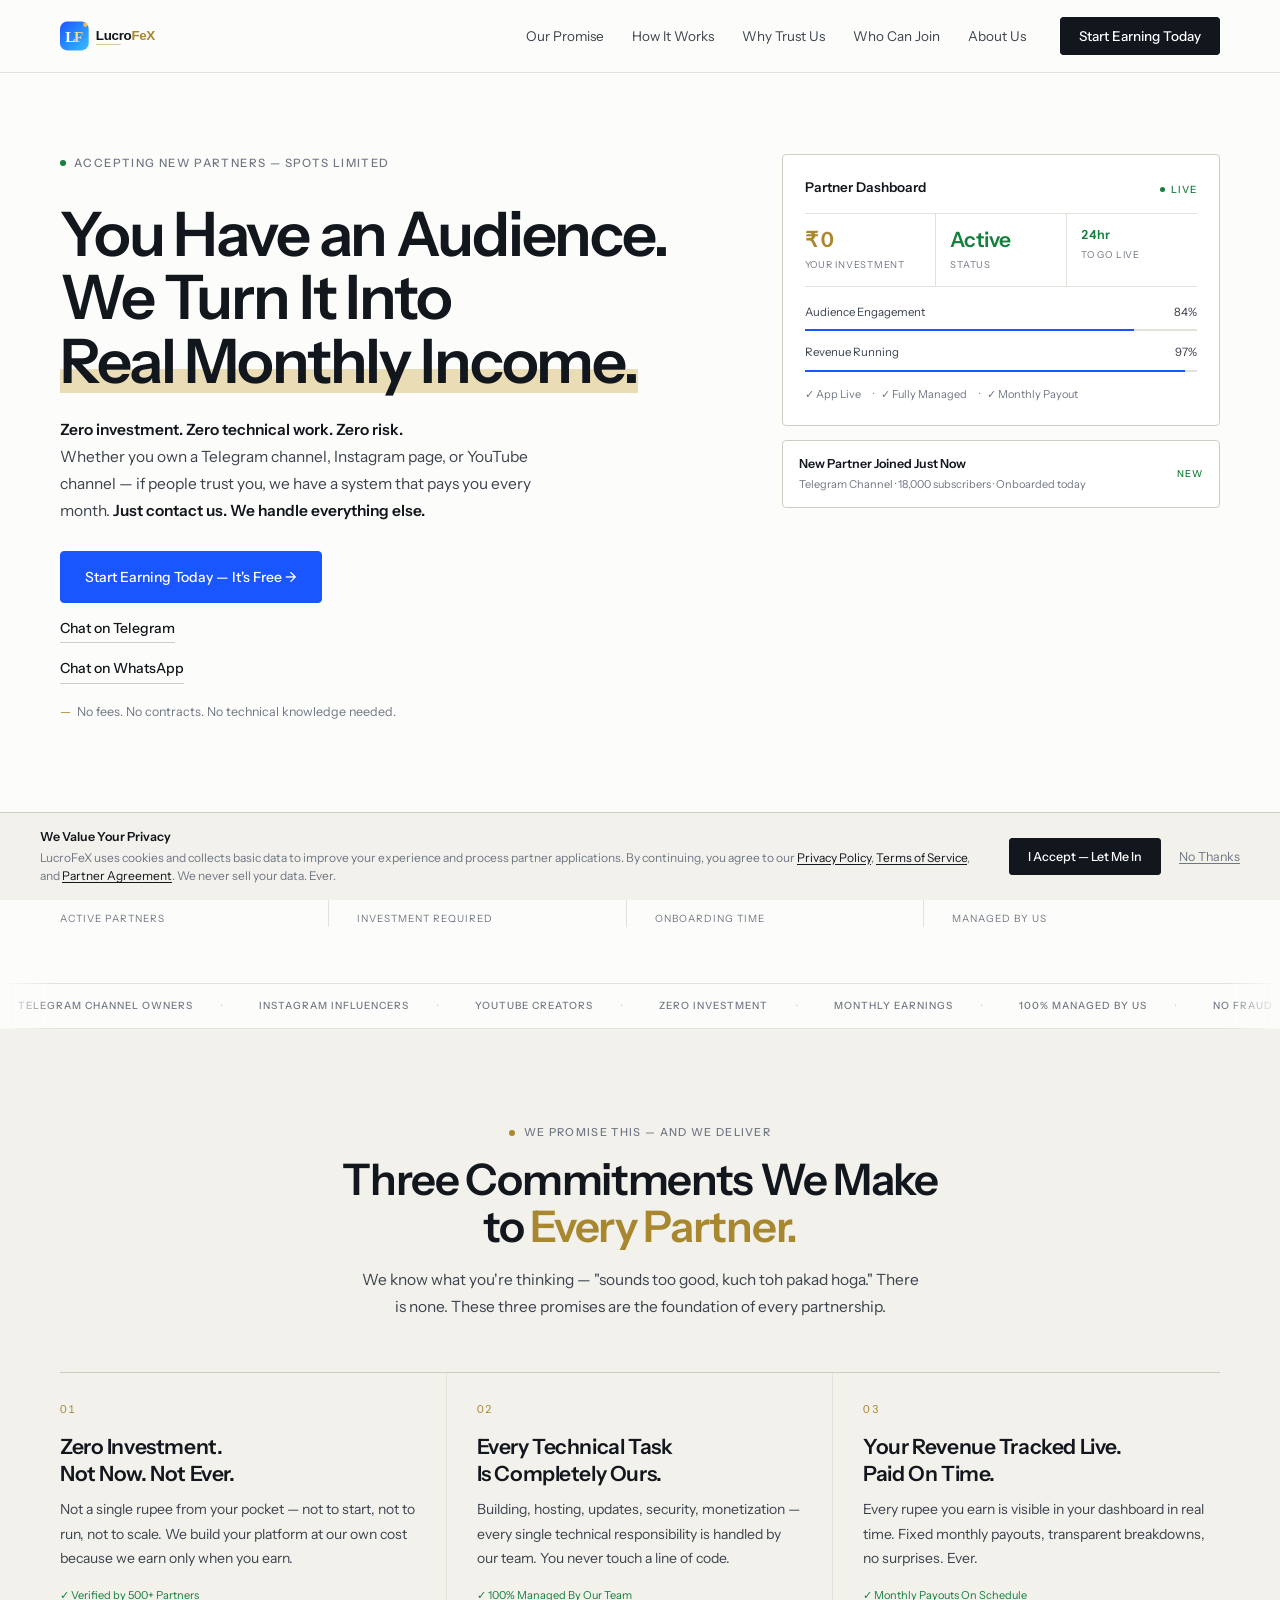
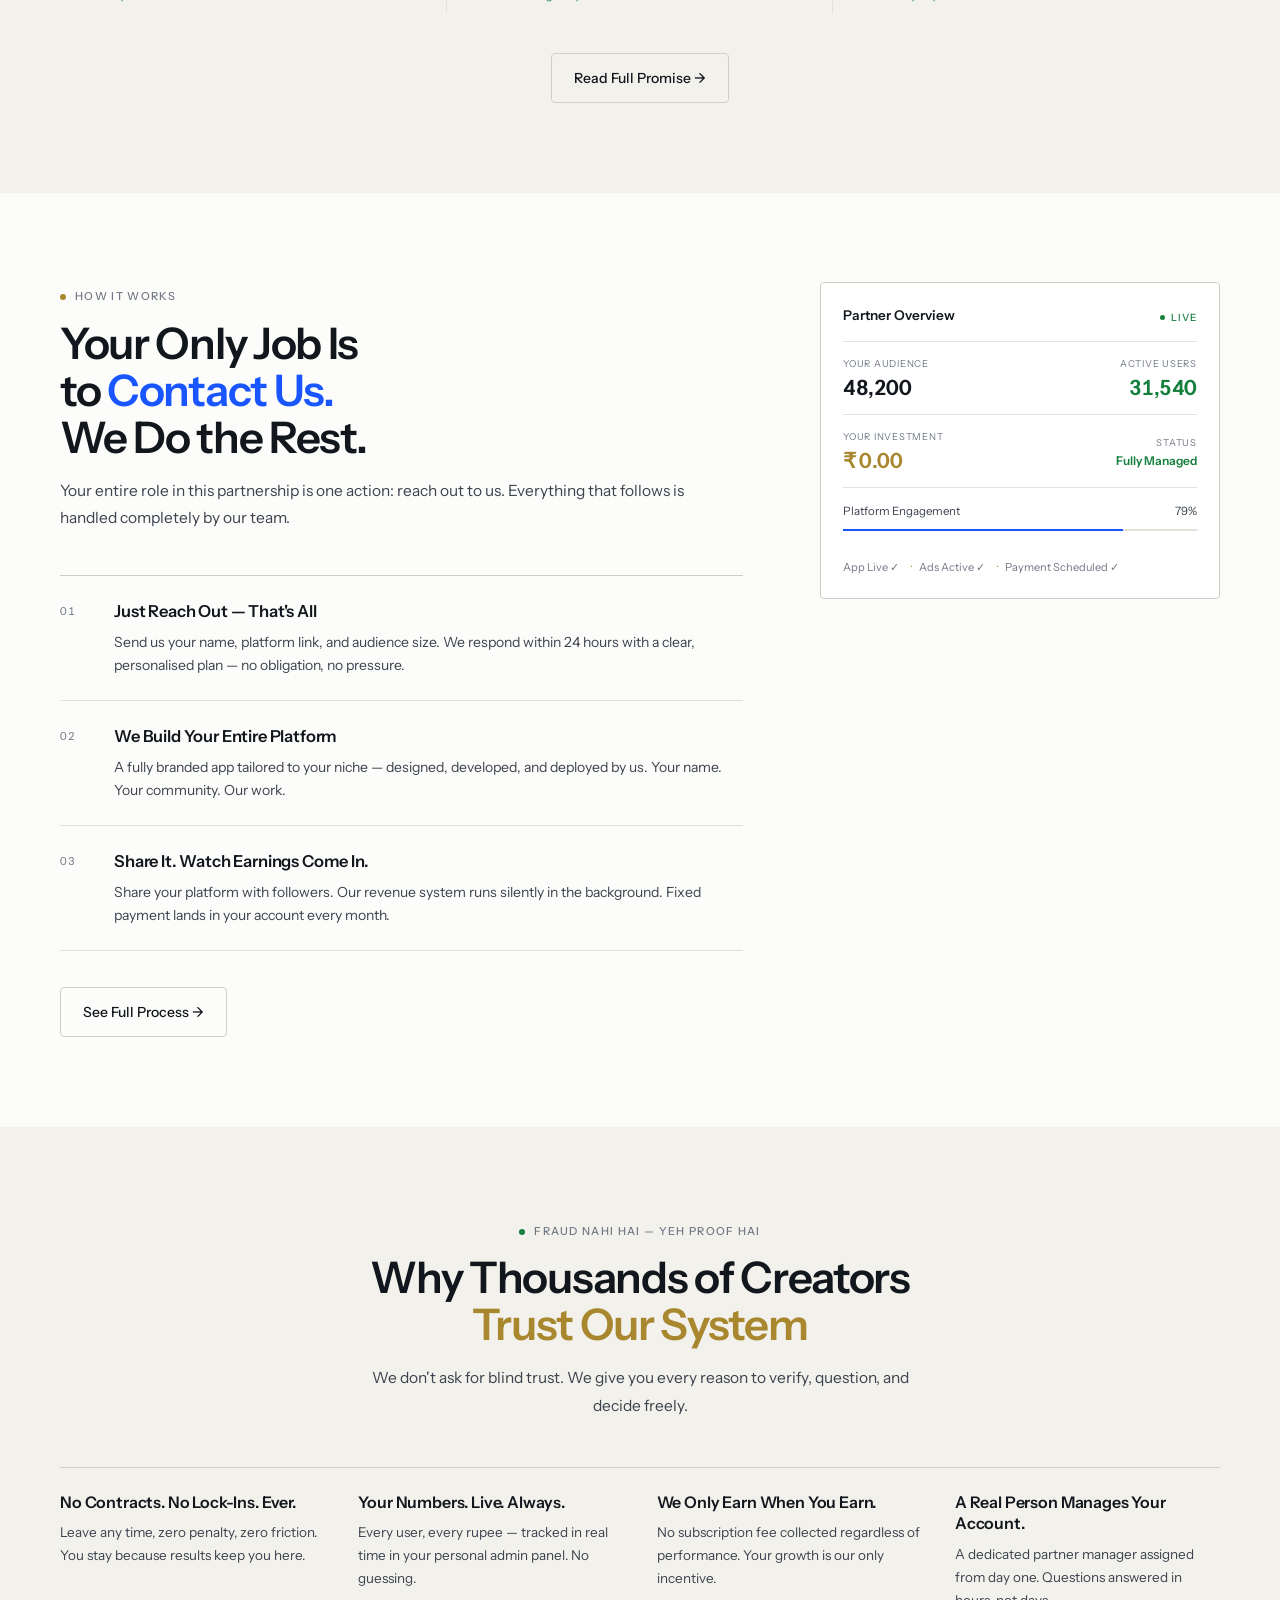
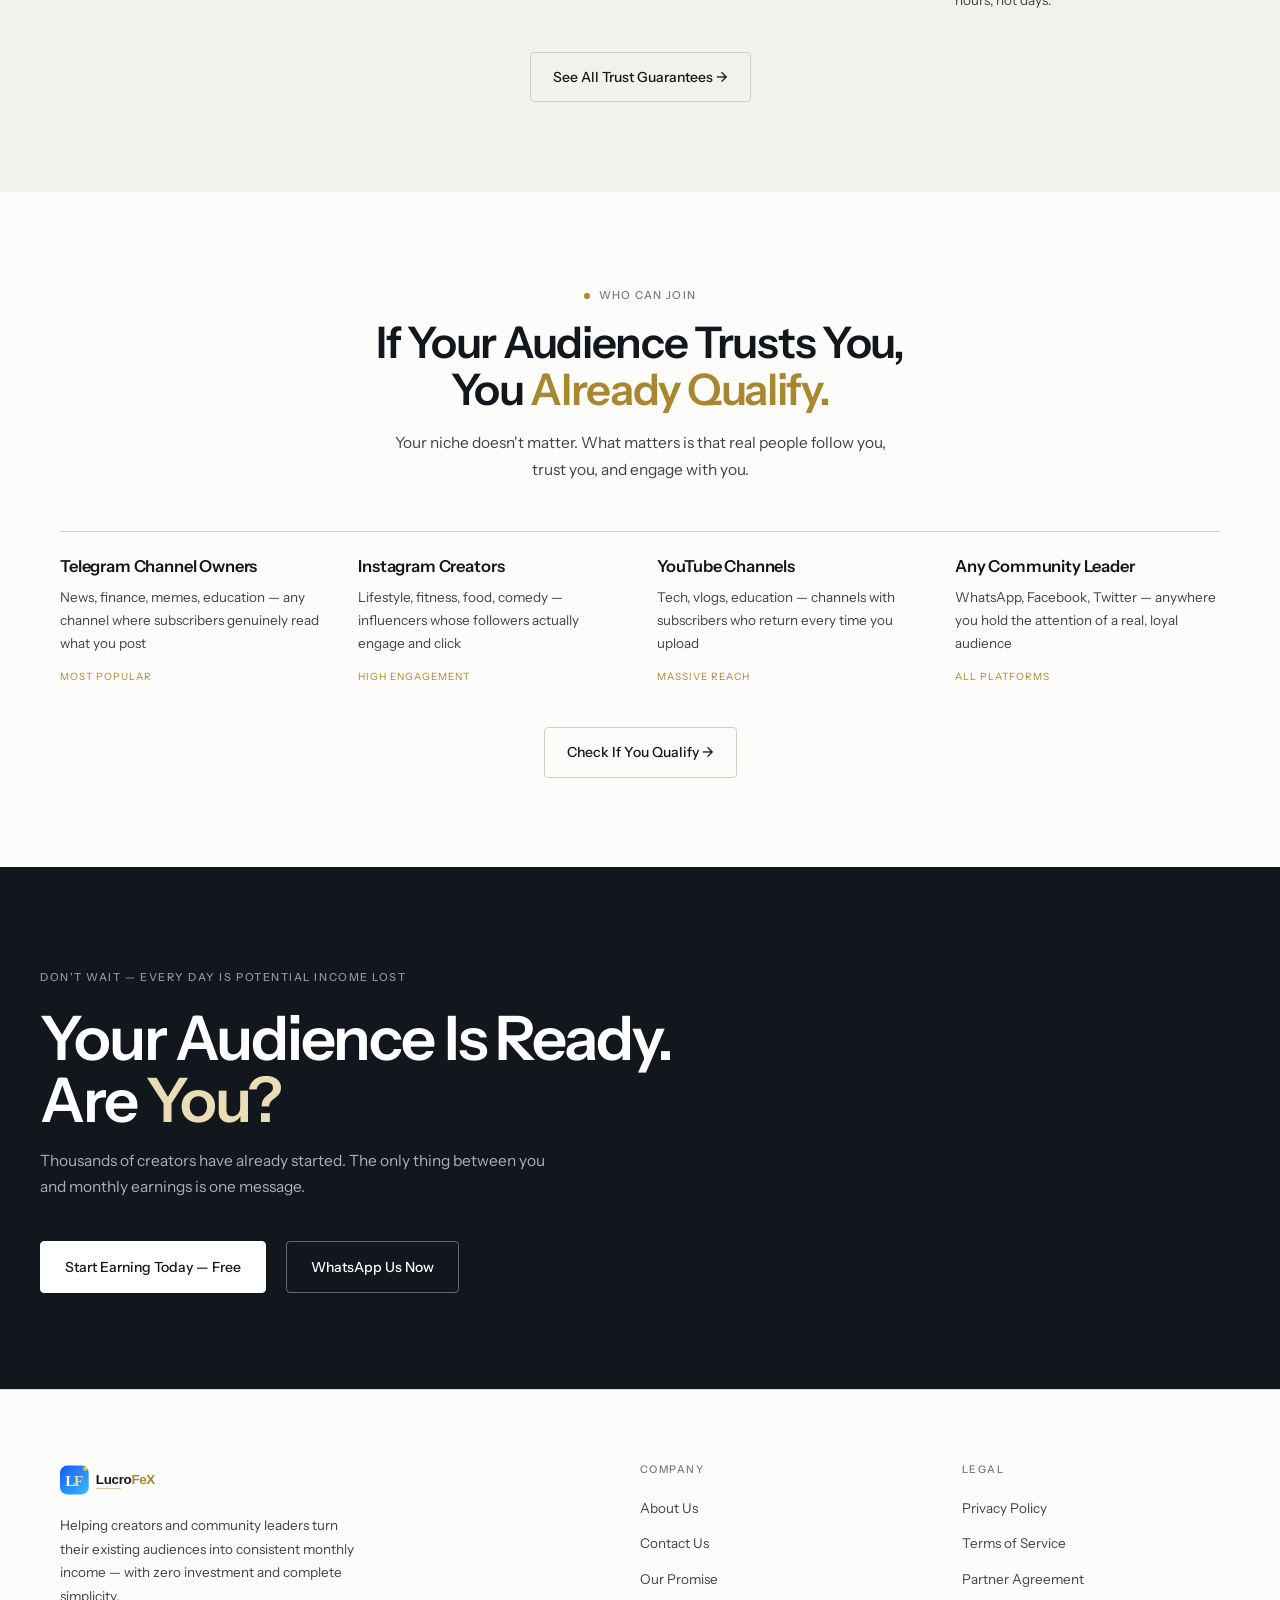
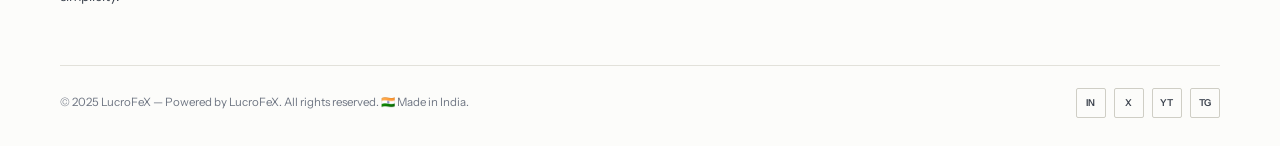
<file: index.html>
<!DOCTYPE html>
<html lang="en">
<head>
<meta charset="UTF-8">
<link rel="icon" type="image/svg+xml" href="favicon.svg">
<meta name="viewport" content="width=device-width, initial-scale=1.0">
<title>LucroFeX — Your Audience. Our System. Your Earnings.</title>
<link rel="stylesheet" href="shared.css">
<!-- SEO & OG Meta -->
  <meta name="description" content="LucroFeX — Turn your Telegram channel, Instagram or YouTube audience into real monthly income. Zero investment. We handle everything.">
  <meta name="keywords" content="audience monetization, telegram channel monetize, creator income, LucroFeX, zero investment earning">
  <meta property="og:title" content="LucroFeX — Your Audience. Our System. Your Earnings.">
  <meta property="og:description" content="Turn your social media audience into monthly income with zero investment. LucroFeX handles everything.">
  <meta property="og:url" content="https://lucrofex.chauhandeveloper.in/">
  <meta property="og:type" content="website">
  <meta name="twitter:card" content="summary_large_image">
  <link rel="canonical" href="https://lucrofex.chauhandeveloper.in/">
</head>
<body>

<!-- TRUST RIBBON -->
<!-- DRAWER -->
<div class="drawer" id="drawer">
  <button class="drawer-x" id="drawerX">✕</button>
  <a href="promise.html" onclick="closeDrawer()">Our Promise</a>
  <a href="how-it-works.html" onclick="closeDrawer()">How It Works</a>
  <a href="trust.html" onclick="closeDrawer()">Why Trust Us</a>
  <a href="who-can-join.html" onclick="closeDrawer()">Who Can Join</a>
  <a href="about.html" onclick="closeDrawer()">About Us</a>
  <a href="contact.html" onclick="closeDrawer()" style="color:var(--gold)">Start Earning →</a>
</div>

<!-- NAV -->
<header id="nav">
  <div class="nav-inner">
    <a href="index.html" class="logo">
      <img src="logo.svg" alt="LucroFeX" style="height:42px;width:auto">
    </a>
    <ul class="nav-links">
      <li><a href="promise.html">Our Promise</a></li>
      <li><a href="how-it-works.html">How It Works</a></li>
      <li><a href="trust.html">Why Trust Us</a></li>
      <li><a href="who-can-join.html">Who Can Join</a></li>
      <li><a href="about.html">About Us</a></li>
      <li><a href="contact.html" class="nav-pill">Start Earning Today</a></li>
    </ul>
    <button class="hamburger" id="ham"><span></span><span></span><span></span></button>
  </div>
</header>

<!-- HERO -->
<section class="hero">
  <div class="hero-bg"></div>
  <div class="hero-lines"></div>
  <div class="hero-inner">
    <div>
      <div class="hero-eyebrow"><span class="live-dot"></span>Accepting New Partners — Spots Limited</div>
      <h1>You Have an Audience.<br>We Turn It Into<br><em>Real Monthly Income.</em></h1>
      <p class="hero-sub"><strong>Zero investment. Zero technical work. Zero risk.</strong><br>Whether you own a Telegram channel, Instagram page, or YouTube channel — if people trust you, we have a system that pays you every month. <strong>Just contact us. We handle everything else.</strong></p>
      <div class="hero-actions">
        <a href="contact.html" class="btn-gold">Start Earning Today — It's Free →</a>
        <a href="https://t.me/LucroFexSupport" class="btn-tg" target="_blank" rel="noopener">Chat on Telegram</a>
        <a href="https://wa.me/919785121781?text=Hi%20LucroFeX%2C%20I%20want%20to%20monetize%20my%20audience." class="btn-wa" target="_blank" rel="noopener">Chat on WhatsApp</a>
        <p class="hero-caption">No fees. No contracts. No technical knowledge needed.</p>
      </div>
    </div>
    <div class="hero-right">
      <div class="dash-card">
        <div class="dc-head"><span class="dc-title">Partner Dashboard</span><span class="dc-live"><span class="dc-live-dot"></span>Live</span></div>
        <div class="dc-grid">
          <div class="dc-stat"><div class="dc-val gold">₹ 0</div><div class="dc-label">Your Investment</div></div>
          <div class="dc-stat"><div class="dc-val green">Active</div><div class="dc-label">Status</div></div>
          <div class="dc-stat"><div class="dc-val sky">24hr</div><div class="dc-label">To Go Live</div></div>
        </div>
        <div class="dc-bar-row"><div class="dc-bar-top"><span>Audience Engagement</span><span>84%</span></div><div class="dc-track"><div class="dc-fill" style="width:84%"></div></div></div>
        <div class="dc-bar-row" style="margin-top:10px"><div class="dc-bar-top"><span>Revenue Running</span><span>97%</span></div><div class="dc-track"><div class="dc-fill" style="width:97%"></div></div></div>
        <div class="dc-tags"><span class="dc-tag green">✓ App Live</span><span class="dc-tag blue">✓ Fully Managed</span><span class="dc-tag gold">✓ Monthly Payout</span></div>
      </div>
      <div class="notif-pop"><div><div class="np-title">New Partner Joined Just Now</div><div class="np-sub">Telegram Channel · 18,000 subscribers · Onboarded today</div></div><span class="np-badge">NEW</span></div>
    </div>
    <div class="hero-stats">
      <div class="hs-item"><div class="hs-val">150<span>+</span></div><div class="hs-label">Active Partners</div></div>
      <div class="hs-sep"></div>
      <div class="hs-item"><div class="hs-val">₹<span>0</span></div><div class="hs-label">Investment Required</div></div>
      <div class="hs-sep"></div>
      <div class="hs-item"><div class="hs-val">24<span>hr</span></div><div class="hs-label">Onboarding Time</div></div>
      <div class="hs-sep"></div>
      <div class="hs-item"><div class="hs-val">100<span>%</span></div><div class="hs-label">Managed By Us</div></div>
    </div>
  </div>
</section>

<!-- TICKER -->
<div class="ticker-wrap"><div class="ticker-track"><span class="tk-item">Telegram Channel Owners</span><span class="tk-item">Instagram Influencers</span><span class="tk-item">YouTube Creators</span><span class="tk-item">Zero Investment</span><span class="tk-item">Monthly Earnings</span><span class="tk-item">100% Managed By Us</span><span class="tk-item">No Fraud — Verified</span><span class="tk-item">Join Today — Free</span><span class="tk-item">Telegram Channel Owners</span><span class="tk-item">Instagram Influencers</span><span class="tk-item">YouTube Creators</span><span class="tk-item">Zero Investment</span><span class="tk-item">Monthly Earnings</span><span class="tk-item">100% Managed By Us</span><span class="tk-item">No Fraud — Verified</span><span class="tk-item">Join Today — Free</span></div></div>

<!-- PROMISE -->
<section class="page-section alt">
  <div class="container">
    <div class="text-center reveal">
      <div class="eyebrow gold">We Promise This — And We Deliver</div>
      <h2 class="s-title">Three Commitments We Make<br>to <em>Every Partner.</em></h2>
      <p class="s-desc" style="margin:0 auto;text-align:center;max-width:560px">We know what you're thinking — "sounds too good, kuch toh pakad hoga." There is none. These three promises are the foundation of every partnership.</p>
    </div>
    <div class="promise-grid">
      <div class="p-card reveal"><div class="p-line"></div><div class="p-num">01</div><h3>Zero Investment.<br>Not Now. Not Ever.</h3><p>Not a single rupee from your pocket — not to start, not to run, not to scale. We build your platform at our own cost because we earn only when you earn.</p><div class="p-proof">✓ Verified by 500+ Partners</div></div>
      <div class="p-card reveal d1"><div class="p-line"></div><div class="p-num">02</div><h3>Every Technical Task<br>Is Completely Ours.</h3><p>Building, hosting, updates, security, monetization — every single technical responsibility is handled by our team. You never touch a line of code.</p><div class="p-proof">✓ 100% Managed By Our Team</div></div>
      <div class="p-card reveal d2"><div class="p-line"></div><div class="p-num">03</div><h3>Your Revenue Tracked Live.<br>Paid On Time.</h3><p>Every rupee you earn is visible in your dashboard in real time. Fixed monthly payouts, transparent breakdowns, no surprises. Ever.</p><div class="p-proof">✓ Monthly Payouts On Schedule</div></div>
    </div>
    <div style="text-align:center;margin-top:40px"><a href="promise.html" class="btn-blue">Read Full Promise →</a></div>
  </div>
</section>

<!-- HOW IT WORKS -->
<section class="page-section">
  <div class="container">
    <div class="process-wrap">
      <div>
        <div class="reveal"><div class="eyebrow">How It Works</div><h2 class="s-title">Your Only Job Is<br>to <span>Contact Us.</span><br>We Do the Rest.</h2><p class="s-desc" style="margin-bottom:44px">Your entire role in this partnership is one action: reach out to us. Everything that follows is handled completely by our team.</p></div>
        <div class="process-steps">
          <div class="proc-step reveal"><span class="proc-step-n">01</span><div class="proc-body"><h4>Just Reach Out — That's All</h4><p>Send us your name, platform link, and audience size. We respond within 24 hours with a clear, personalised plan — no obligation, no pressure.</p></div></div>
          <div class="proc-step reveal d1"><span class="proc-step-n">02</span><div class="proc-body"><h4>We Build Your Entire Platform</h4><p>A fully branded app tailored to your niche — designed, developed, and deployed by us. Your name. Your community. Our work.</p></div></div>
          <div class="proc-step reveal d2"><span class="proc-step-n">03</span><div class="proc-body"><h4>Share It. Watch Earnings Come In.</h4><p>Share your platform with followers. Our revenue system runs silently in the background. Fixed payment lands in your account every month.</p></div></div>
        </div>
        <div style="margin-top:36px"><a href="how-it-works.html" class="btn-blue">See Full Process →</a></div>
      </div>
      <div class="proc-visual reveal d1">
        <div class="proc-glow"></div>
        <div class="proc-card">
          <div class="pc-head"><span class="pc-title">Partner Overview</span><span class="pc-badge">Live</span></div>
          <div class="pc-row"><div><div class="pc-row-label">Your Audience</div><div class="pc-row-val">48,200</div></div><div style="text-align:right"><div class="pc-row-label">Active Users</div><div class="pc-row-val green">31,540</div></div></div>
          <div class="pc-row"><div><div class="pc-row-label">Your Investment</div><div class="pc-row-val gold">₹ 0.00</div></div><div style="text-align:right"><div class="pc-row-label">Status</div><div class="pc-row-val sky">Fully Managed</div></div></div>
          <div class="pc-bar"><div class="pc-bar-top"><span>Platform Engagement</span><span>79%</span></div><div class="pc-track"><div class="pc-fill" style="width:79%"></div></div></div>
          <div class="pc-tags"><span class="pc-tag">App Live ✓</span><span class="pc-tag">Ads Active ✓</span><span class="pc-tag">Payment Scheduled ✓</span></div>
        </div>
      </div>
    </div>
  </div>
</section>

<!-- TRUST -->
<section class="page-section alt">
  <div class="container">
    <div class="text-center reveal"><div class="eyebrow green">Fraud Nahi Hai — Yeh Proof Hai</div><h2 class="s-title">Why Thousands of Creators<br><em>Trust Our System</em></h2><p class="s-desc" style="margin:0 auto;text-align:center;max-width:540px">We don't ask for blind trust. We give you every reason to verify, question, and decide freely.</p></div>
    <div class="trust-grid">
      <div class="trust-card reveal"><h4>No Contracts. No Lock-Ins. Ever.</h4><p>Leave any time, zero penalty, zero friction. You stay because results keep you here.</p></div>
      <div class="trust-card reveal d1"><h4>Your Numbers. Live. Always.</h4><p>Every user, every rupee — tracked in real time in your personal admin panel. No guessing.</p></div>
      <div class="trust-card reveal d2"><h4>We Only Earn When You Earn.</h4><p>No subscription fee collected regardless of performance. Your growth is our only incentive.</p></div>
      <div class="trust-card reveal d3"><h4>A Real Person Manages Your Account.</h4><p>A dedicated partner manager assigned from day one. Questions answered in hours, not days.</p></div>
    </div>
    <div style="text-align:center;margin-top:40px"><a href="trust.html" class="btn-blue">See All Trust Guarantees →</a></div>
  </div>
</section>

<!-- WHO -->
<section class="page-section">
  <div class="container">
    <div class="text-center reveal"><div class="eyebrow">Who Can Join</div><h2 class="s-title">If Your Audience Trusts You,<br>You <em>Already Qualify.</em></h2><p class="s-desc" style="margin:0 auto;text-align:center;max-width:520px">Your niche doesn't matter. What matters is that real people follow you, trust you, and engage with you.</p></div>
    <div class="who-grid">
      <div class="who-card reveal"><h4>Telegram Channel Owners</h4><p>News, finance, memes, education — any channel where subscribers genuinely read what you post</p><span class="who-badge">Most Popular</span></div>
      <div class="who-card reveal d1"><h4>Instagram Creators</h4><p>Lifestyle, fitness, food, comedy — influencers whose followers actually engage and click</p><span class="who-badge">High Engagement</span></div>
      <div class="who-card reveal d2"><h4>YouTube Channels</h4><p>Tech, vlogs, education — channels with subscribers who return every time you upload</p><span class="who-badge">Massive Reach</span></div>
      <div class="who-card reveal d3"><h4>Any Community Leader</h4><p>WhatsApp, Facebook, Twitter — anywhere you hold the attention of a real, loyal audience</p><span class="who-badge">All Platforms</span></div>
    </div>
    <div style="text-align:center;margin-top:40px"><a href="who-can-join.html" class="btn-blue">Check If You Qualify →</a></div>
  </div>
</section>

<!-- FINAL CTA -->
<section class="final-banner">
  <div class="fb-grid"></div><div class="fb-glow"></div>
  <div class="fb-eyebrow">Don't Wait — Every Day is Potential Income Lost</div>
  <h2>Your Audience Is Ready.<br>Are <em>You?</em></h2>
  <p>Thousands of creators have already started. The only thing between you and monthly earnings is one message.</p>
  <div class="fb-btns">
    <a href="contact.html" class="btn-white">Start Earning Today — Free</a>
    <a href="https://wa.me/919785121781?text=Hi%20LucroFeX%2C%20I%20want%20to%20monetize%20my%20audience." class="btn-border" target="_blank" rel="noopener">WhatsApp Us Now</a>
  </div>
</section>

<!-- FOOTER -->
<footer>
  <div class="container">
    <div class="ft-grid">
      <div><a href="index.html" class="logo">
        <img src="logo.svg" alt="LucroFeX" style="height:38px;width:auto">
      </a><p class="ft-desc">Helping creators and community leaders turn their existing audiences into consistent monthly income — with zero investment and complete simplicity.</p></div>
      <div><div class="ft-h">Company</div><ul class="ft-ul"><li><a href="about.html">About Us</a></li><li><a href="contact.html">Contact Us</a></li><li><a href="promise.html">Our Promise</a></li></ul></div>
      <div><div class="ft-h">Legal</div><ul class="ft-ul"><li><a href="privacy.html">Privacy Policy</a></li><li><a href="terms.html">Terms of Service</a></li><li><a href="partner-agreement.html">Partner Agreement</a></li></ul></div>
    </div>
    <div class="ft-bottom"><p>© 2025 LucroFeX — Powered by LucroFeX. All rights reserved. 🇮🇳 Made in India.</p><div class="socials"><a href="https://linkedin.com" class="soc" target="_blank">in</a><a href="https://twitter.com" class="soc" target="_blank">𝕏</a><a href="https://youtube.com" class="soc" target="_blank">▶</a><a href="https://t.me" class="soc" target="_blank">✈</a></div></div>
  </div>
</footer>

<a href="https://wa.me/919785121781?text=Hi%20LucroFeX%2C%20I%20want%20to%20monetize%20my%20audience." class="wa-float" target="_blank" rel="noopener"><div class="wa-ping"></div></a>

<script>
const nav=document.getElementById('nav');
window.addEventListener('scroll',()=>nav.classList.toggle('solid',scrollY>50),{passive:true});
document.getElementById('ham').onclick=()=>document.getElementById('drawer').classList.add('open');
document.getElementById('drawerX').onclick=closeDrawer;
function closeDrawer(){document.getElementById('drawer').classList.remove('open')}
(function(){const obs=new IntersectionObserver(e=>{e.forEach(x=>{if(x.isIntersecting){x.target.classList.add('in');obs.unobserve(x.target)}})},{threshold:.09});document.querySelectorAll('.reveal').forEach(el=>obs.observe(el))})();
</script>

<!-- PRIVACY CONSENT POPUP -->
<div class="privacy-overlay" id="privacyOverlay">
  <div class="privacy-box">
    <div class="pb-top">
      
      <div>
        <div class="pb-title">We Value Your Privacy</div>
        <p class="pb-desc">
          LucroFeX uses cookies and collects basic data to improve your experience and process partner applications.
          By continuing, you agree to our
          <a href="privacy.html">Privacy Policy</a>,
          <a href="terms.html">Terms of Service</a>, and
          <a href="partner-agreement.html">Partner Agreement</a>.
          We never sell your data. Ever.
        </p>
      </div>
    </div>
    <div class="pb-btns">
      <button class="pb-accept" onclick="acceptPrivacy()">I Accept — Let Me In</button>
      <button class="pb-decline" onclick="declinePrivacy()">No Thanks</button>
    </div>
    <div class="pb-links">
      <span class="pb-link" onclick="window.open('privacy.html')">Privacy Policy</span>
      <span class="pb-link" onclick="window.open('terms.html')">Terms of Service</span>
      <span class="pb-link" onclick="window.open('partner-agreement.html')">Partner Agreement</span>
    </div>
  </div>
</div>
<script>
(function(){
  if(!localStorage.getItem('lf_privacy_accepted')){
    document.getElementById('privacyOverlay').classList.remove('hidden');
  } else {
    document.getElementById('privacyOverlay').classList.add('hidden');
  }
})();
function acceptPrivacy(){
  localStorage.setItem('lf_privacy_accepted','true');
  var el=document.getElementById('privacyOverlay');
  el.style.opacity='0';el.style.transition='opacity .4s';
  setTimeout(function(){el.classList.add('hidden');},400);
}
function declinePrivacy(){
  window.location.href='https://www.google.com';
}
</script>

</body>
</html>
</file>
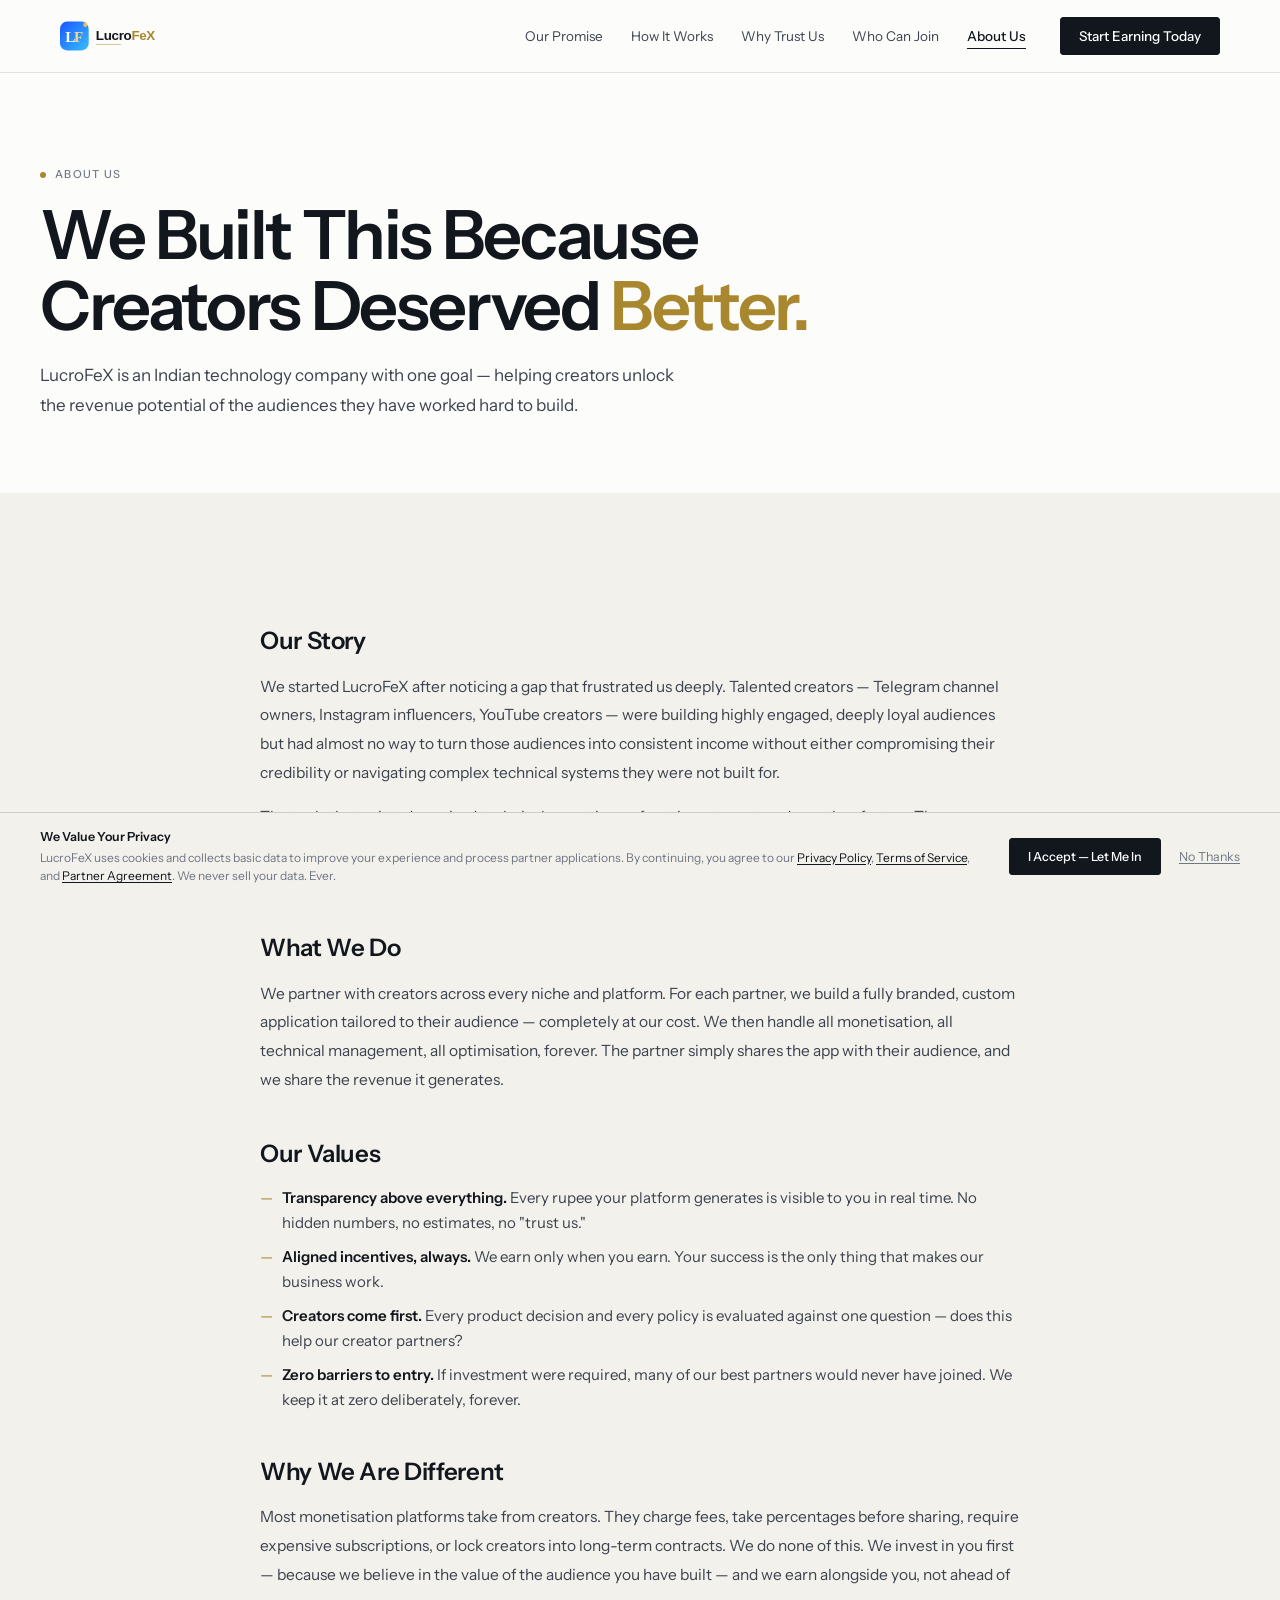
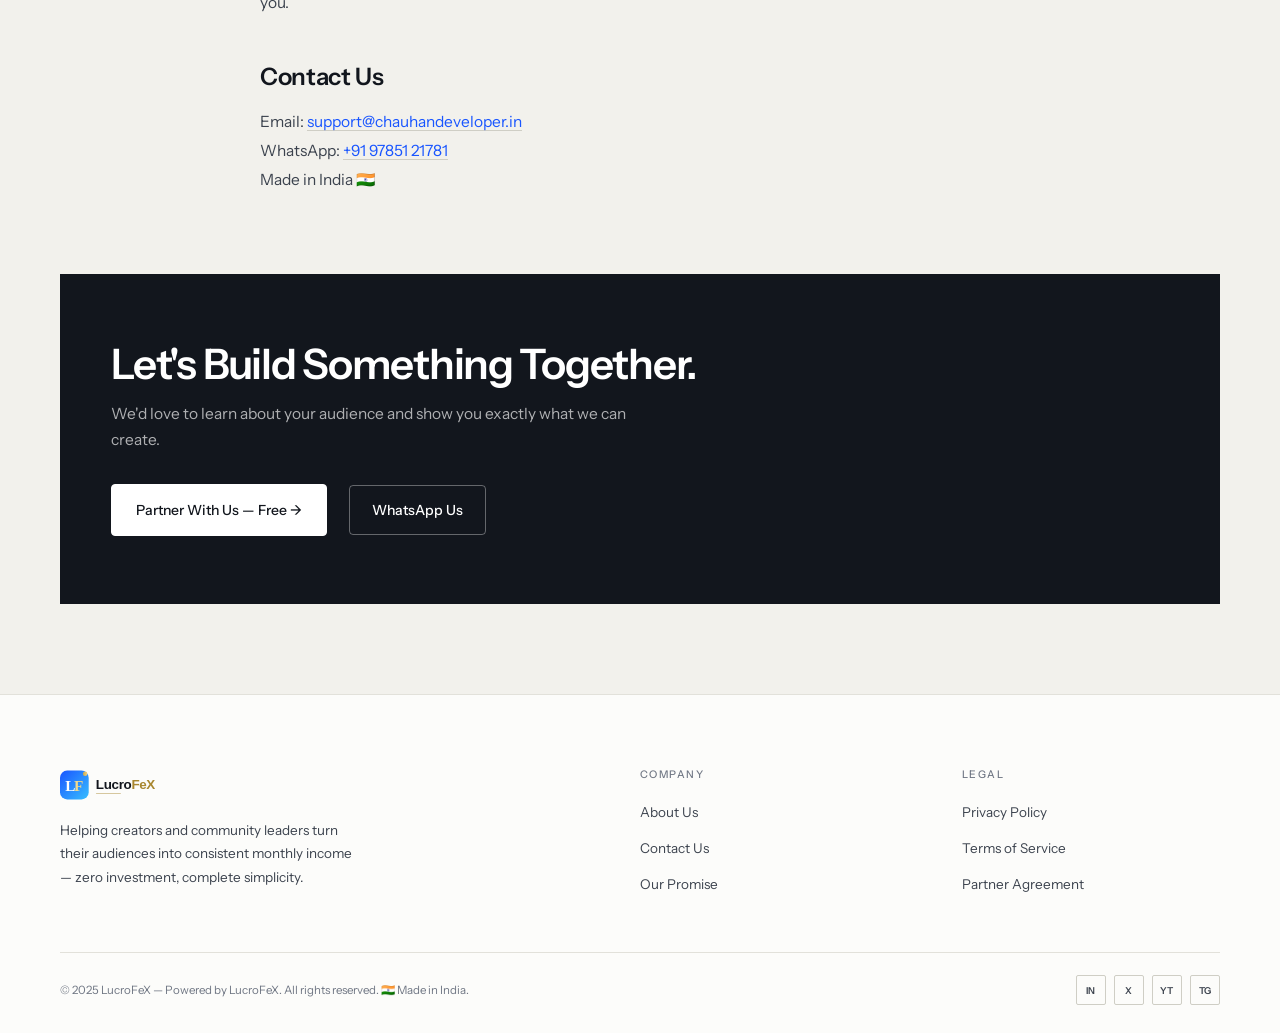
<file: about.html>
<!DOCTYPE html>
<html lang="en">
<head>
<meta charset="UTF-8">
<link rel="icon" type="image/svg+xml" href="favicon.svg">
<meta name="viewport" content="width=device-width, initial-scale=1.0">
<title>About Us — LucroFeX</title>
<link rel="stylesheet" href="shared.css">
<!-- SEO & OG Meta -->
  <meta name="description" content="LucroFeX — Turn your Telegram channel, Instagram or YouTube audience into real monthly income. Zero investment. We handle everything.">
  <meta name="keywords" content="audience monetization, telegram channel monetize, creator income, LucroFeX, zero investment earning">
  <meta property="og:title" content="LucroFeX — Your Audience. Our System. Your Earnings.">
  <meta property="og:description" content="Turn your social media audience into monthly income with zero investment. LucroFeX handles everything.">
  <meta property="og:url" content="https://lucrofex.chauhandeveloper.in/pages/about.html">
  <meta property="og:type" content="website">
  <meta name="twitter:card" content="summary_large_image">
  <link rel="canonical" href="https://lucrofex.chauhandeveloper.in/pages/about.html">
</head>
<body>
<div class="drawer" id="drawer">
  <button class="drawer-x" id="drawerX">✕</button>
  <a href='promise.html' onclick='closeDrawer()'>Our Promise</a><a href='how-it-works.html' onclick='closeDrawer()'>How It Works</a><a href='trust.html' onclick='closeDrawer()'>Why Trust Us</a><a href='who-can-join.html' onclick='closeDrawer()'>Who Can Join</a><a href='about.html' onclick='closeDrawer()'>About Us</a>
  <a href="contact.html" onclick="closeDrawer()" style="color:var(--gold)">Start Earning →</a>
</div>
<header id="nav">
  <div class="nav-inner">
    <a href="index.html" class="logo">
      <img src="logo.svg" alt="LucroFeX" style="height:42px;width:auto">
    </a>
    <ul class="nav-links"><li><a href='promise.html'>Our Promise</a></li><li><a href='how-it-works.html'>How It Works</a></li><li><a href='trust.html'>Why Trust Us</a></li><li><a href='who-can-join.html'>Who Can Join</a></li><li><a href='about.html' class='active'>About Us</a></li><li><a href="contact.html" class="nav-pill">Start Earning Today</a></li></ul>
    <button class="hamburger" id="ham"><span></span><span></span><span></span></button>
  </div>
</header>

<div class="page-hero"><div class="page-hero-bg"></div><div class="page-hero-content">
<div class="page-eyebrow">About Us</div>
<h1>We Built This Because<br>Creators Deserved <em>Better.</em></h1>
<p>LucroFeX is an Indian technology company with one goal — helping creators unlock the revenue potential of the audiences they have worked hard to build.</p>
</div></div>
<section class="page-section alt">
<div class="container">
<div class="prose reveal">
<h3>Our Story</h3>
<p>We started LucroFeX after noticing a gap that frustrated us deeply. Talented creators — Telegram channel owners, Instagram influencers, YouTube creators — were building highly engaged, deeply loyal audiences but had almost no way to turn those audiences into consistent income without either compromising their credibility or navigating complex technical systems they were not built for.</p>
<p>The tools that existed required technical expertise, upfront investment, and months of setup. They were built for companies, not creators. So we built something different — a system where the creator brings the audience, and we bring everything else.</p>
<h3>What We Do</h3>
<p>We partner with creators across every niche and platform. For each partner, we build a fully branded, custom application tailored to their audience — completely at our cost. We then handle all monetisation, all technical management, all optimisation, forever. The partner simply shares the app with their audience, and we share the revenue it generates.</p>
<h3>Our Values</h3>
<ul>
<li><strong style="color:rgba(255,255,255,.75)">Transparency above everything.</strong> Every rupee your platform generates is visible to you in real time. No hidden numbers, no estimates, no "trust us."</li>
<li><strong style="color:rgba(255,255,255,.75)">Aligned incentives, always.</strong> We earn only when you earn. Your success is the only thing that makes our business work.</li>
<li><strong style="color:rgba(255,255,255,.75)">Creators come first.</strong> Every product decision and every policy is evaluated against one question — does this help our creator partners?</li>
<li><strong style="color:rgba(255,255,255,.75)">Zero barriers to entry.</strong> If investment were required, many of our best partners would never have joined. We keep it at zero deliberately, forever.</li>
</ul>
<h3>Why We Are Different</h3>
<p>Most monetisation platforms take from creators. They charge fees, take percentages before sharing, require expensive subscriptions, or lock creators into long-term contracts. We do none of this. We invest in you first — because we believe in the value of the audience you have built — and we earn alongside you, not ahead of you.</p>
<h3>Contact Us</h3>
<p>Email: <a href="mailto:support@chauhandeveloper.in" style="color:var(--sky)">support@chauhandeveloper.in</a><br>
WhatsApp: <a href="https://wa.me/919785121781" target="_blank" rel="noopener" style="color:var(--green)">+91 97851 21781</a><br>
Made in India 🇮🇳</p>
</div>
<div class="cta-strip reveal">
<h2>Let's Build Something Together.</h2>
<p>We'd love to learn about your audience and show you exactly what we can create.</p>
<div class="cta-strip-btns"><a href="contact.html" class="btn-gold">Partner With Us — Free →</a><a href="https://wa.me/919785121781?text=Hi%2C%20I%20want%20to%20know%20more%20about%20Chauhan%20Developer." class="btn-blue" target="_blank" rel="noopener">WhatsApp Us</a></div>
</div>
</div>
</section>

<footer>
  <div class="container">
    <div class="ft-grid">
      <div><a href="index.html" class="logo">
        <img src="logo.svg" alt="LucroFeX" style="height:38px;width:auto">
      </a><p class="ft-desc">Helping creators and community leaders turn their audiences into consistent monthly income — zero investment, complete simplicity.</p></div>
      <div><div class="ft-h">Company</div><ul class="ft-ul"><li><a href="about.html">About Us</a></li><li><a href="contact.html">Contact Us</a></li><li><a href="promise.html">Our Promise</a></li></ul></div>
      <div><div class="ft-h">Legal</div><ul class="ft-ul"><li><a href="privacy.html">Privacy Policy</a></li><li><a href="terms.html">Terms of Service</a></li><li><a href="partner-agreement.html">Partner Agreement</a></li></ul></div>
    </div>
    <div class="ft-bottom"><p>© 2025 LucroFeX — Powered by LucroFeX. All rights reserved. 🇮🇳 Made in India.</p><div class="socials"><a href="https://linkedin.com" class="soc" target="_blank">in</a><a href="https://twitter.com" class="soc" target="_blank">𝕏</a><a href="https://youtube.com" class="soc" target="_blank">▶</a><a href="https://t.me" class="soc" target="_blank">✈</a></div></div>
  </div>
</footer>
<a href="https://wa.me/919785121781?text=Hi%20LucroFeX%2C%20I%20want%20to%20monetize%20my%20audience." class="wa-float" target="_blank" rel="noopener"><div class="wa-ping"></div></a>

<script>
const nav=document.getElementById('nav');
window.addEventListener('scroll',function(){nav.classList.toggle('solid',window.scrollY>50)},{passive:true});
document.getElementById('ham').onclick=function(){document.getElementById('drawer').classList.add('open')};
document.getElementById('drawerX').onclick=closeDrawer;
function closeDrawer(){document.getElementById('drawer').classList.remove('open')}
(function(){
  var obs=new IntersectionObserver(function(entries){
    entries.forEach(function(e){if(e.isIntersecting){e.target.classList.add('in');obs.unobserve(e.target)}});
  },{threshold:0.09});
  document.querySelectorAll('.reveal').forEach(function(el){obs.observe(el);});
})();
</script>


<!-- PRIVACY CONSENT POPUP -->
<div class="privacy-overlay" id="privacyOverlay">
  <div class="privacy-box">
    <div class="pb-top">
      
      <div>
        <div class="pb-title">We Value Your Privacy</div>
        <p class="pb-desc">
          LucroFeX uses cookies and collects basic data to improve your experience and process partner applications.
          By continuing, you agree to our
          <a href="privacy.html">Privacy Policy</a>,
          <a href="terms.html">Terms of Service</a>, and
          <a href="partner-agreement.html">Partner Agreement</a>.
          We never sell your data. Ever.
        </p>
      </div>
    </div>
    <div class="pb-btns">
      <button class="pb-accept" onclick="acceptPrivacy()">I Accept — Let Me In</button>
      <button class="pb-decline" onclick="declinePrivacy()">No Thanks</button>
    </div>
    <div class="pb-links">
      <span class="pb-link" onclick="window.open('privacy.html')">Privacy Policy</span>
      <span class="pb-link" onclick="window.open('terms.html')">Terms of Service</span>
      <span class="pb-link" onclick="window.open('partner-agreement.html')">Partner Agreement</span>
    </div>
  </div>
</div>
<script>
(function(){
  if(!localStorage.getItem('lf_privacy_accepted')){
    document.getElementById('privacyOverlay').classList.remove('hidden');
  } else {
    document.getElementById('privacyOverlay').classList.add('hidden');
  }
})();
function acceptPrivacy(){
  localStorage.setItem('lf_privacy_accepted','true');
  var el=document.getElementById('privacyOverlay');
  el.style.opacity='0';el.style.transition='opacity .4s';
  setTimeout(function(){el.classList.add('hidden');},400);
}
function declinePrivacy(){
  window.location.href='https://www.google.com';
}
</script>

</body>
</html>
</file>
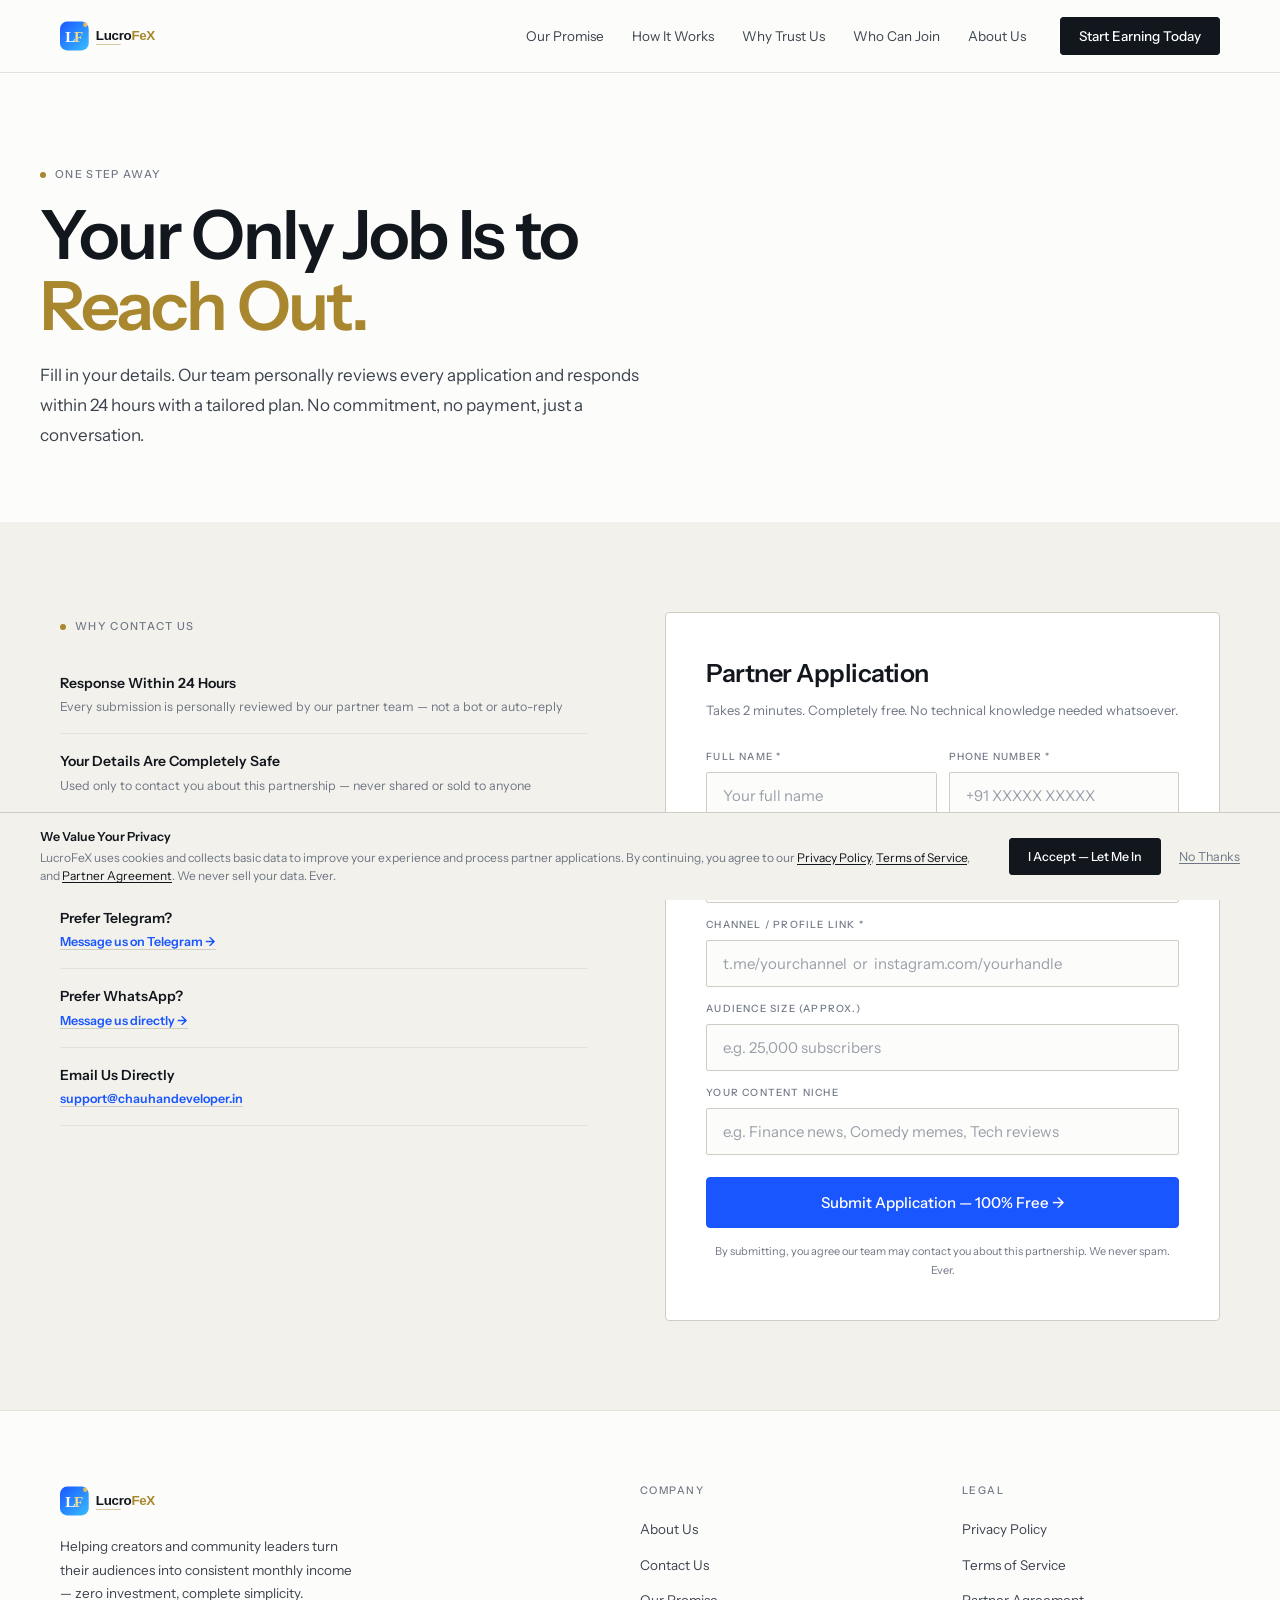
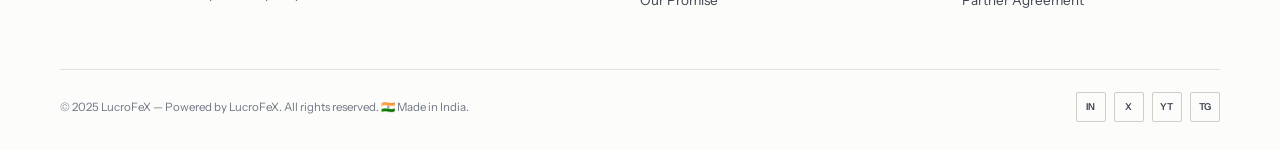
<file: contact.html>
<!DOCTYPE html>
<html lang="en">
<head>
<meta charset="UTF-8">
<link rel="icon" type="image/svg+xml" href="favicon.svg">
<meta name="viewport" content="width=device-width, initial-scale=1.0">
<title>Contact Us — LucroFeX</title>
<link rel="stylesheet" href="shared.css">
<!-- SEO & OG Meta -->
  <meta name="description" content="LucroFeX — Turn your Telegram channel, Instagram or YouTube audience into real monthly income. Zero investment. We handle everything.">
  <meta name="keywords" content="audience monetization, telegram channel monetize, creator income, LucroFeX, zero investment earning">
  <meta property="og:title" content="LucroFeX — Your Audience. Our System. Your Earnings.">
  <meta property="og:description" content="Turn your social media audience into monthly income with zero investment. LucroFeX handles everything.">
  <meta property="og:url" content="https://lucrofex.chauhandeveloper.in/pages/contact.html">
  <meta property="og:type" content="website">
  <meta name="twitter:card" content="summary_large_image">
  <link rel="canonical" href="https://lucrofex.chauhandeveloper.in/pages/contact.html">
</head>
<body>
<div class="drawer" id="drawer">
  <button class="drawer-x" id="drawerX">✕</button>
  <a href='promise.html' onclick='closeDrawer()'>Our Promise</a><a href='how-it-works.html' onclick='closeDrawer()'>How It Works</a><a href='trust.html' onclick='closeDrawer()'>Why Trust Us</a><a href='who-can-join.html' onclick='closeDrawer()'>Who Can Join</a><a href='about.html' onclick='closeDrawer()'>About Us</a>
  <a href="contact.html" onclick="closeDrawer()" style="color:var(--gold)">Start Earning →</a>
</div>
<header id="nav">
  <div class="nav-inner">
    <a href="index.html" class="logo">
      <img src="logo.svg" alt="LucroFeX" style="height:42px;width:auto">
    </a>
    <ul class="nav-links"><li><a href='promise.html'>Our Promise</a></li><li><a href='how-it-works.html'>How It Works</a></li><li><a href='trust.html'>Why Trust Us</a></li><li><a href='who-can-join.html'>Who Can Join</a></li><li><a href='about.html'>About Us</a></li><li><a href="contact.html" class="nav-pill">Start Earning Today</a></li></ul>
    <button class="hamburger" id="ham"><span></span><span></span><span></span></button>
  </div>
</header>

<div class="page-hero"><div class="page-hero-bg"></div><div class="page-hero-content">
<div class="page-eyebrow">One Step Away</div>
<h1>Your Only Job Is to<br><em>Reach Out.</em></h1>
<p>Fill in your details. Our team personally reviews every application and responds within 24 hours with a tailored plan. No commitment, no payment, just a conversation.</p>
</div></div>
<section class="page-section alt">
<div class="container">
<div class="contact-wrap">
<div class="reveal">
<div class="eyebrow gold" style="margin-bottom:20px">Why Contact Us</div>
<div class="c-trust-item"><div class="cti-body"><h5>Response Within 24 Hours</h5><p>Every submission is personally reviewed by our partner team — not a bot or auto-reply</p></div></div>
<div class="c-trust-item"><div class="cti-body"><h5>Your Details Are Completely Safe</h5><p>Used only to contact you about this partnership — never shared or sold to anyone</p></div></div>
<div class="c-trust-item"><div class="cti-body"><h5>Zero Commitment Required</h5><p>This is just a conversation. Say yes only when you are fully ready and convinced</p></div></div>
<div class="c-trust-item"><div class="cti-body"><h5>Prefer Telegram?</h5><p><a href="https://t.me/LucroFexSupport" target="_blank" rel="noopener" style="color:var(--sky);font-weight:600">Message us on Telegram →</a></p></div></div>
  <div class="c-trust-item"><div class="cti-body"><h5>Prefer WhatsApp?</h5><p><a href="https://wa.me/919785121781?text=Hi%20LucroFeX%2C%20I%20want%20to%20partner%20with%20you." target="_blank" rel="noopener" style="color:var(--green);font-weight:600">Message us directly →</a></p></div></div>
<div class="c-trust-item"><div class="cti-body"><h5>Email Us Directly</h5><p><a href="mailto:support@chauhandeveloper.in" style="color:var(--sky);font-weight:600">support@chauhandeveloper.in</a></p></div></div>
</div>
<div class="reveal d2">
<div class="form-box">
<div id="formBody">
<div class="f-title">Partner Application</div>
<p class="f-sub">Takes 2 minutes. Completely free. No technical knowledge needed whatsoever.</p>
<div class="f-row">
<div class="f-group"><label class="f-label">Full Name *</label><input type="text" class="f-input" id="fn" placeholder="Your full name" /></div>
<div class="f-group"><label class="f-label">Phone Number *</label><input type="tel" class="f-input" id="fp" placeholder="+91 XXXXX XXXXX" /></div>
</div>
<div class="f-group"><label class="f-label">Email Address *</label><input type="email" class="f-input" id="fe" placeholder="you@example.com" /></div>
<div class="f-group"><label class="f-label">Channel / Profile Link *</label><input type="url" class="f-input" id="fl" placeholder="t.me/yourchannel  or  instagram.com/yourhandle" /></div>
<div class="f-group"><label class="f-label">Audience Size (approx.)</label><input type="text" class="f-input" id="fs" placeholder="e.g. 25,000 subscribers" /></div>
<div class="f-group"><label class="f-label">Your Content Niche</label><input type="text" class="f-input" id="fc" placeholder="e.g. Finance news, Comedy memes, Tech reviews" /></div>
<button class="f-submit" id="submitBtn" onclick="handleForm()">Submit Application — 100% Free →</button>
<p class="f-note">By submitting, you agree our team may contact you about this partnership. We never spam. Ever.</p>
</div>
<div class="success-screen" id="successScreen">
<div class="success-icon-wrap"><span class="success-checkmark">✓</span></div>
<h3>Application Received!</h3>
<p>Our partner team will personally review your profile and reach out within 24 hours with a tailored plan — no obligation, no payment required.</p>
<div class="success-pills">
<div class="success-pill"><span>Your details have been securely saved</span></div>
<div class="success-pill"><span>A real partner manager will contact you soon</span></div>
<div class="success-pill"><span>Zero commitment required from your side</span></div>
</div>
<div style="margin-top:28px;text-align:center;display:flex;gap:12px;justify-content:center;flex-wrap:wrap">
  <a href="https://t.me/LucroFexSupport" target="_blank" rel="noopener" class="btn-blue" style="margin:0">Also Telegram Us →</a>

  <a href="https://wa.me/919785121781?text=Hi%20I%20just%20submitted%20my%20application%20on%20LucroFeX%20website." target="_blank" rel="noopener" class="btn-gold" style="margin:0">Also WhatsApp Us →</a>
</div>
</div>
</div>
</div>
</div>
</div>
</section>
<script>
async function handleForm(){
  var btn=document.getElementById('submitBtn');
  var name=document.getElementById('fn').value.trim();
  var phone=document.getElementById('fp').value.trim();
  var email=document.getElementById('fe').value.trim();
  var link=document.getElementById('fl').value.trim();
  var size=document.getElementById('fs').value.trim();
  var niche=document.getElementById('fc').value.trim();
  if(!name||!phone||!email||!link){alert('Please fill all required fields: Name, Phone, Email and Channel Link.');return}
  if(!/^[^\s@]+@[^\s@]+\.[^\s@]+$/.test(email)){alert('Please enter a valid email address.');return}
  btn.disabled=true;btn.textContent='Submitting...';
  var SHEET_URL='https://script.google.com/macros/s/AKfycbzy9FSLNtVKWytTQqUBaEcWeTNI49uXrIg-MUNPxzS9sbJsMZkgCPQ3cGFUMYdvkLVXlA/exec';
  try{
    if(SHEET_URL!=='YOUR_GOOGLE_APPS_SCRIPT_URL_HERE'){
      await fetch(SHEET_URL,{method:'POST',mode:'no-cors',headers:{'Content-Type':'application/json'},body:JSON.stringify({name:name,phone:phone,email:email,link:link,size:size,niche:niche,time:new Date().toISOString()})});
    }
  }catch(e){console.log('Sheet logging skipped');}
  document.getElementById('formBody').style.display='none';
  document.getElementById('successScreen').style.display='block';
}
</script>

<footer>
  <div class="container">
    <div class="ft-grid">
      <div><a href="index.html" class="logo">
        <img src="logo.svg" alt="LucroFeX" style="height:38px;width:auto">
      </a><p class="ft-desc">Helping creators and community leaders turn their audiences into consistent monthly income — zero investment, complete simplicity.</p></div>
      <div><div class="ft-h">Company</div><ul class="ft-ul"><li><a href="about.html">About Us</a></li><li><a href="contact.html">Contact Us</a></li><li><a href="promise.html">Our Promise</a></li></ul></div>
      <div><div class="ft-h">Legal</div><ul class="ft-ul"><li><a href="privacy.html">Privacy Policy</a></li><li><a href="terms.html">Terms of Service</a></li><li><a href="partner-agreement.html">Partner Agreement</a></li></ul></div>
    </div>
    <div class="ft-bottom"><p>© 2025 LucroFeX — Powered by LucroFeX. All rights reserved. 🇮🇳 Made in India.</p><div class="socials"><a href="https://linkedin.com" class="soc" target="_blank">in</a><a href="https://twitter.com" class="soc" target="_blank">𝕏</a><a href="https://youtube.com" class="soc" target="_blank">▶</a><a href="https://t.me/LucroFexSupport" class="soc" target="_blank" rel="noopener">✈</a></div></div>
  </div>
</footer>
<a href="https://wa.me/919785121781?text=Hi%20LucroFeX%2C%20I%20want%20to%20monetize%20my%20audience." class="wa-float" target="_blank" rel="noopener"><div class="wa-ping"></div></a>

<script>
const nav=document.getElementById('nav');
window.addEventListener('scroll',function(){nav.classList.toggle('solid',window.scrollY>50)},{passive:true});
document.getElementById('ham').onclick=function(){document.getElementById('drawer').classList.add('open')};
document.getElementById('drawerX').onclick=closeDrawer;
function closeDrawer(){document.getElementById('drawer').classList.remove('open')}
(function(){
  var obs=new IntersectionObserver(function(entries){
    entries.forEach(function(e){if(e.isIntersecting){e.target.classList.add('in');obs.unobserve(e.target)}});
  },{threshold:0.09});
  document.querySelectorAll('.reveal').forEach(function(el){obs.observe(el);});
})();
</script>


<!-- PRIVACY CONSENT POPUP -->
<div class="privacy-overlay" id="privacyOverlay">
  <div class="privacy-box">
    <div class="pb-top">
      
      <div>
        <div class="pb-title">We Value Your Privacy</div>
        <p class="pb-desc">
          LucroFeX uses cookies and collects basic data to improve your experience and process partner applications.
          By continuing, you agree to our
          <a href="privacy.html">Privacy Policy</a>,
          <a href="terms.html">Terms of Service</a>, and
          <a href="partner-agreement.html">Partner Agreement</a>.
          We never sell your data. Ever.
        </p>
      </div>
    </div>
    <div class="pb-btns">
      <button class="pb-accept" onclick="acceptPrivacy()">I Accept — Let Me In</button>
      <button class="pb-decline" onclick="declinePrivacy()">No Thanks</button>
    </div>
    <div class="pb-links">
      <span class="pb-link" onclick="window.open('privacy.html')">Privacy Policy</span>
      <span class="pb-link" onclick="window.open('terms.html')">Terms of Service</span>
      <span class="pb-link" onclick="window.open('partner-agreement.html')">Partner Agreement</span>
    </div>
  </div>
</div>
<script>
(function(){
  if(!localStorage.getItem('lf_privacy_accepted')){
    document.getElementById('privacyOverlay').classList.remove('hidden');
  } else {
    document.getElementById('privacyOverlay').classList.add('hidden');
  }
})();
function acceptPrivacy(){
  localStorage.setItem('lf_privacy_accepted','true');
  var el=document.getElementById('privacyOverlay');
  el.style.opacity='0';el.style.transition='opacity .4s';
  setTimeout(function(){el.classList.add('hidden');},400);
}
function declinePrivacy(){
  window.location.href='https://www.google.com';
}
</script>

</body>
</html>
</file>
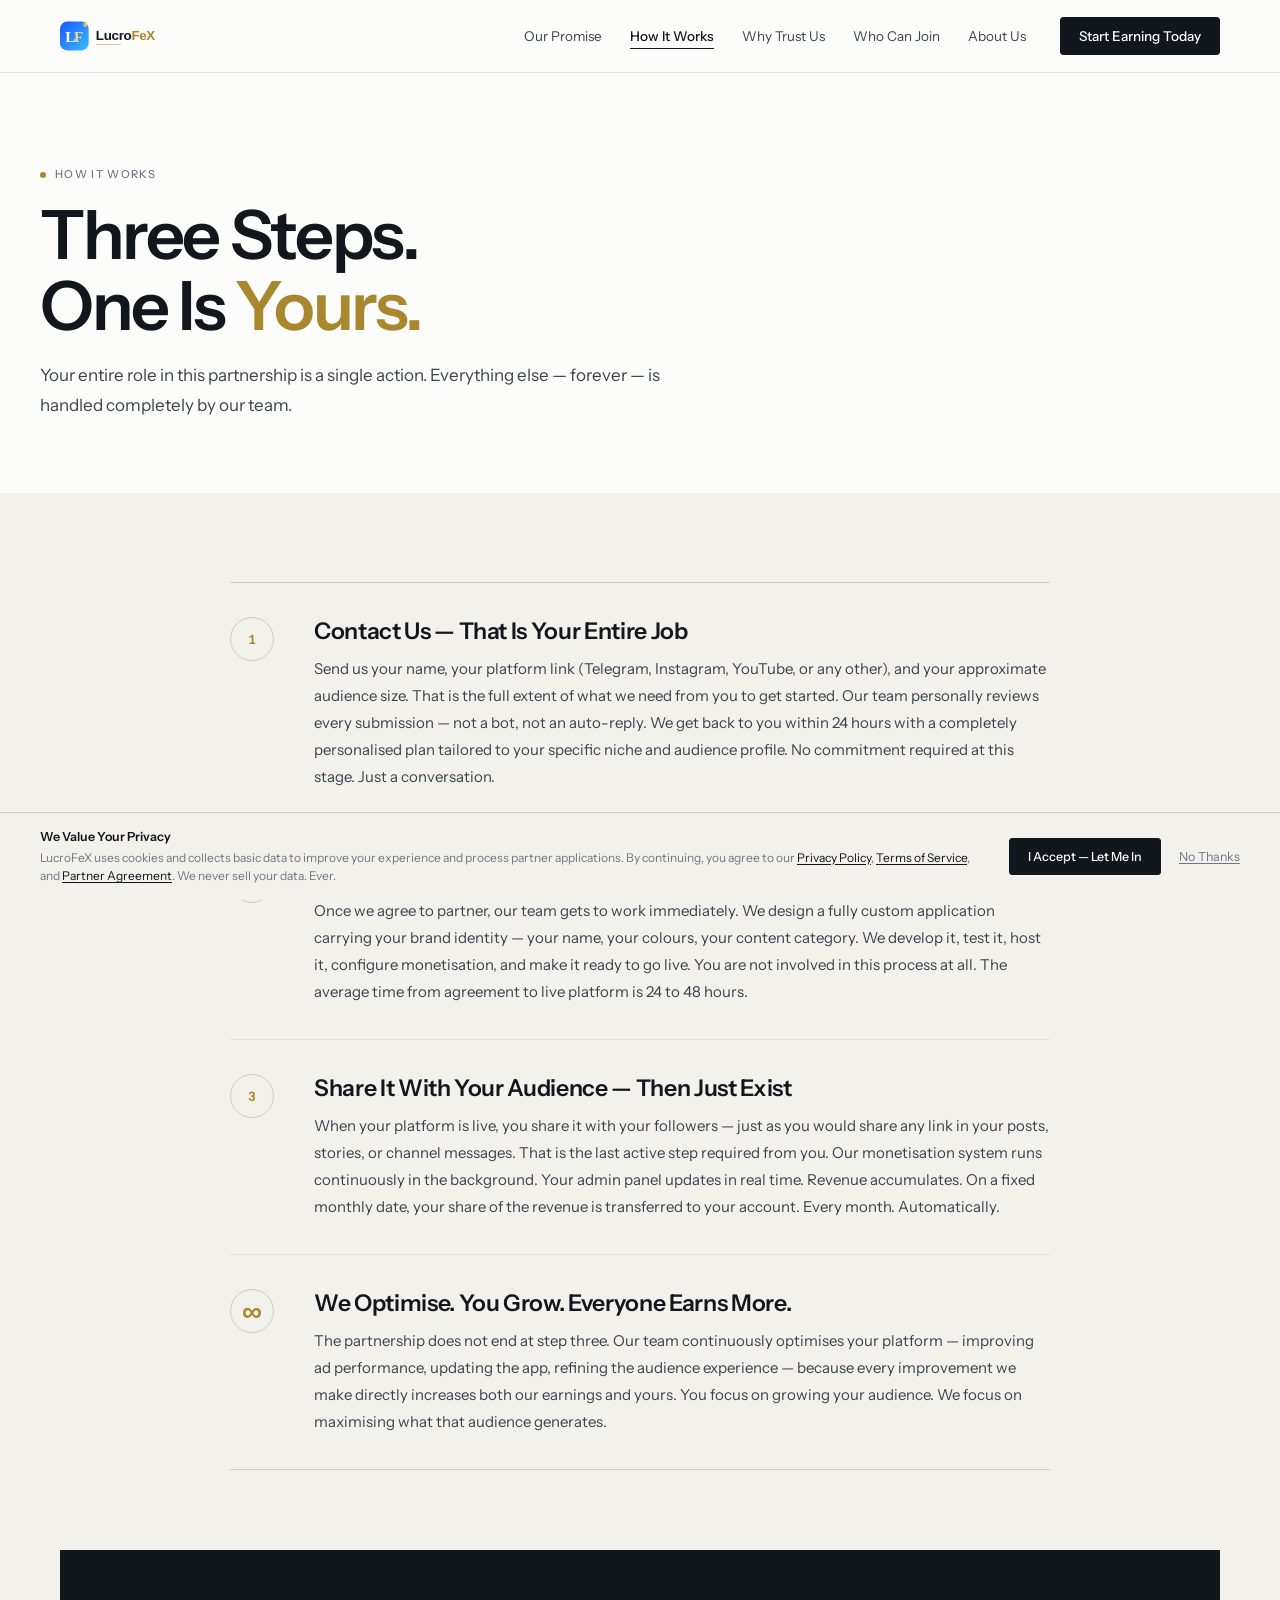
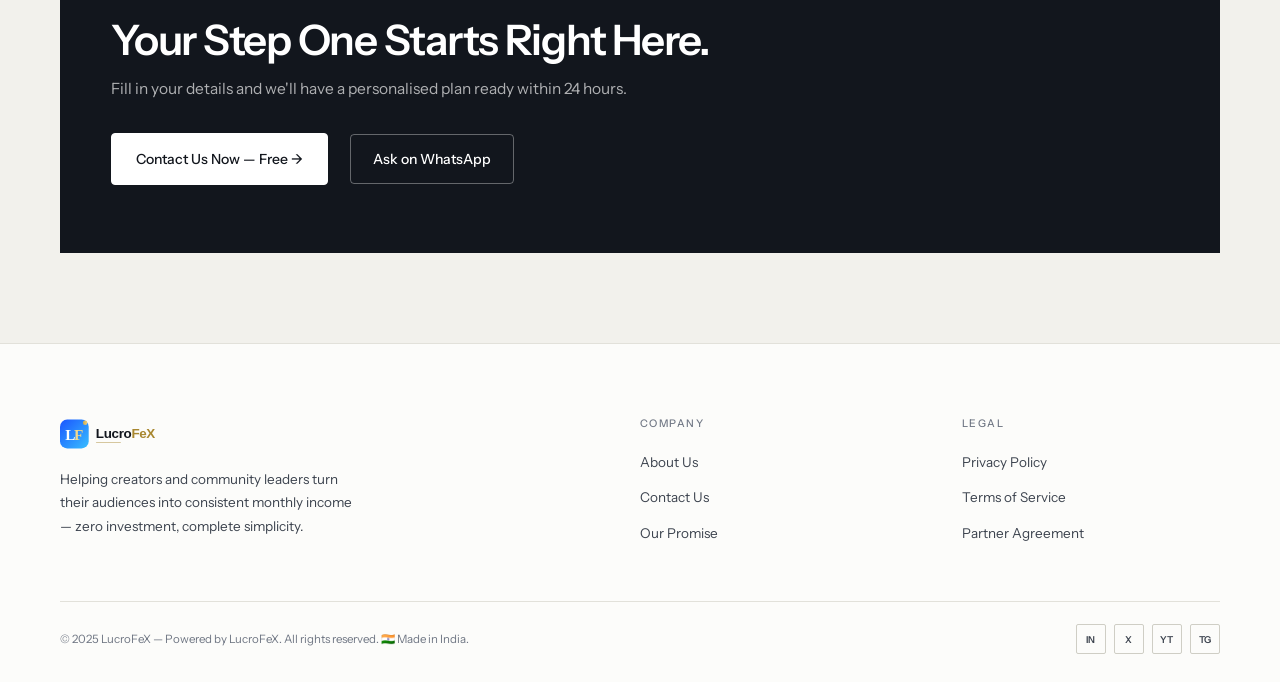
<file: how-it-works.html>
<!DOCTYPE html>
<html lang="en">
<head>
<meta charset="UTF-8">
<link rel="icon" type="image/svg+xml" href="favicon.svg">
<meta name="viewport" content="width=device-width, initial-scale=1.0">
<title>How It Works — LucroFeX</title>
<link rel="stylesheet" href="shared.css">
<!-- SEO & OG Meta -->
  <meta name="description" content="LucroFeX — Turn your Telegram channel, Instagram or YouTube audience into real monthly income. Zero investment. We handle everything.">
  <meta name="keywords" content="audience monetization, telegram channel monetize, creator income, LucroFeX, zero investment earning">
  <meta property="og:title" content="LucroFeX — Your Audience. Our System. Your Earnings.">
  <meta property="og:description" content="Turn your social media audience into monthly income with zero investment. LucroFeX handles everything.">
  <meta property="og:url" content="https://lucrofex.chauhandeveloper.in/pages/how-it-works.html">
  <meta property="og:type" content="website">
  <meta name="twitter:card" content="summary_large_image">
  <link rel="canonical" href="https://lucrofex.chauhandeveloper.in/pages/how-it-works.html">
</head>
<body>
<div class="drawer" id="drawer">
  <button class="drawer-x" id="drawerX">✕</button>
  <a href='promise.html' onclick='closeDrawer()'>Our Promise</a><a href='how-it-works.html' onclick='closeDrawer()'>How It Works</a><a href='trust.html' onclick='closeDrawer()'>Why Trust Us</a><a href='who-can-join.html' onclick='closeDrawer()'>Who Can Join</a><a href='about.html' onclick='closeDrawer()'>About Us</a>
  <a href="contact.html" onclick="closeDrawer()" style="color:var(--gold)">Start Earning →</a>
</div>
<header id="nav">
  <div class="nav-inner">
    <a href="index.html" class="logo">
      <img src="logo.svg" alt="LucroFeX" style="height:42px;width:auto">
    </a>
    <ul class="nav-links"><li><a href='promise.html'>Our Promise</a></li><li><a href='how-it-works.html' class='active'>How It Works</a></li><li><a href='trust.html'>Why Trust Us</a></li><li><a href='who-can-join.html'>Who Can Join</a></li><li><a href='about.html'>About Us</a></li><li><a href="contact.html" class="nav-pill">Start Earning Today</a></li></ul>
    <button class="hamburger" id="ham"><span></span><span></span><span></span></button>
  </div>
</header>

<div class="page-hero"><div class="page-hero-bg"></div><div class="page-hero-content">
<div class="page-eyebrow">How It Works</div>
<h1>Three Steps.<br>One Is <em>Yours.</em></h1>
<p>Your entire role in this partnership is a single action. Everything else — forever — is handled completely by our team.</p>
</div></div>
<section class="page-section alt">
<div class="container">
<div style="max-width:820px;margin:0 auto">
<div class="step-big reveal">
<div class="step-circle">1</div>
<div><h4>Contact Us — That Is Your Entire Job</h4><p>Send us your name, your platform link (Telegram, Instagram, YouTube, or any other), and your approximate audience size. That is the full extent of what we need from you to get started. Our team personally reviews every submission — not a bot, not an auto-reply. We get back to you within 24 hours with a completely personalised plan tailored to your specific niche and audience profile. No commitment required at this stage. Just a conversation.</p></div>
</div>
<div class="step-big reveal d1">
<div class="step-circle">2</div>
<div><h4>We Design and Build Your Branded Platform</h4><p>Once we agree to partner, our team gets to work immediately. We design a fully custom application carrying your brand identity — your name, your colours, your content category. We develop it, test it, host it, configure monetisation, and make it ready to go live. You are not involved in this process at all. The average time from agreement to live platform is 24 to 48 hours.</p></div>
</div>
<div class="step-big reveal d2">
<div class="step-circle">3</div>
<div><h4>Share It With Your Audience — Then Just Exist</h4><p>When your platform is live, you share it with your followers — just as you would share any link in your posts, stories, or channel messages. That is the last active step required from you. Our monetisation system runs continuously in the background. Your admin panel updates in real time. Revenue accumulates. On a fixed monthly date, your share of the revenue is transferred to your account. Every month. Automatically.</p></div>
</div>
<div class="step-big reveal d3">
<div class="step-circle" style="font-size:28px">∞</div>
<div><h4>We Optimise. You Grow. Everyone Earns More.</h4><p>The partnership does not end at step three. Our team continuously optimises your platform — improving ad performance, updating the app, refining the audience experience — because every improvement we make directly increases both our earnings and yours. You focus on growing your audience. We focus on maximising what that audience generates.</p></div>
</div>
</div>
<div class="cta-strip reveal">
<h2>Your Step One Starts Right Here.</h2>
<p>Fill in your details and we'll have a personalised plan ready within 24 hours.</p>
<div class="cta-strip-btns"><a href="contact.html" class="btn-gold">Contact Us Now — Free →</a><a href="https://wa.me/919785121781?text=Hi%2C%20I%20want%20to%20know%20how%20it%20works." class="btn-blue" target="_blank" rel="noopener">Ask on WhatsApp</a></div>
</div>
</div>
</section>

<footer>
  <div class="container">
    <div class="ft-grid">
      <div><a href="index.html" class="logo">
        <img src="logo.svg" alt="LucroFeX" style="height:38px;width:auto">
      </a><p class="ft-desc">Helping creators and community leaders turn their audiences into consistent monthly income — zero investment, complete simplicity.</p></div>
      <div><div class="ft-h">Company</div><ul class="ft-ul"><li><a href="about.html">About Us</a></li><li><a href="contact.html">Contact Us</a></li><li><a href="promise.html">Our Promise</a></li></ul></div>
      <div><div class="ft-h">Legal</div><ul class="ft-ul"><li><a href="privacy.html">Privacy Policy</a></li><li><a href="terms.html">Terms of Service</a></li><li><a href="partner-agreement.html">Partner Agreement</a></li></ul></div>
    </div>
    <div class="ft-bottom"><p>© 2025 LucroFeX — Powered by LucroFeX. All rights reserved. 🇮🇳 Made in India.</p><div class="socials"><a href="https://linkedin.com" class="soc" target="_blank">in</a><a href="https://twitter.com" class="soc" target="_blank">𝕏</a><a href="https://youtube.com" class="soc" target="_blank">▶</a><a href="https://t.me" class="soc" target="_blank">✈</a></div></div>
  </div>
</footer>
<a href="https://wa.me/919785121781?text=Hi%20LucroFeX%2C%20I%20want%20to%20monetize%20my%20audience." class="wa-float" target="_blank" rel="noopener"><div class="wa-ping"></div></a>

<script>
const nav=document.getElementById('nav');
window.addEventListener('scroll',function(){nav.classList.toggle('solid',window.scrollY>50)},{passive:true});
document.getElementById('ham').onclick=function(){document.getElementById('drawer').classList.add('open')};
document.getElementById('drawerX').onclick=closeDrawer;
function closeDrawer(){document.getElementById('drawer').classList.remove('open')}
(function(){
  var obs=new IntersectionObserver(function(entries){
    entries.forEach(function(e){if(e.isIntersecting){e.target.classList.add('in');obs.unobserve(e.target)}});
  },{threshold:0.09});
  document.querySelectorAll('.reveal').forEach(function(el){obs.observe(el);});
})();
</script>


<!-- PRIVACY CONSENT POPUP -->
<div class="privacy-overlay" id="privacyOverlay">
  <div class="privacy-box">
    <div class="pb-top">
      
      <div>
        <div class="pb-title">We Value Your Privacy</div>
        <p class="pb-desc">
          LucroFeX uses cookies and collects basic data to improve your experience and process partner applications.
          By continuing, you agree to our
          <a href="privacy.html">Privacy Policy</a>,
          <a href="terms.html">Terms of Service</a>, and
          <a href="partner-agreement.html">Partner Agreement</a>.
          We never sell your data. Ever.
        </p>
      </div>
    </div>
    <div class="pb-btns">
      <button class="pb-accept" onclick="acceptPrivacy()">I Accept — Let Me In</button>
      <button class="pb-decline" onclick="declinePrivacy()">No Thanks</button>
    </div>
    <div class="pb-links">
      <span class="pb-link" onclick="window.open('privacy.html')">Privacy Policy</span>
      <span class="pb-link" onclick="window.open('terms.html')">Terms of Service</span>
      <span class="pb-link" onclick="window.open('partner-agreement.html')">Partner Agreement</span>
    </div>
  </div>
</div>
<script>
(function(){
  if(!localStorage.getItem('lf_privacy_accepted')){
    document.getElementById('privacyOverlay').classList.remove('hidden');
  } else {
    document.getElementById('privacyOverlay').classList.add('hidden');
  }
})();
function acceptPrivacy(){
  localStorage.setItem('lf_privacy_accepted','true');
  var el=document.getElementById('privacyOverlay');
  el.style.opacity='0';el.style.transition='opacity .4s';
  setTimeout(function(){el.classList.add('hidden');},400);
}
function declinePrivacy(){
  window.location.href='https://www.google.com';
}
</script>

</body>
</html>
</file>
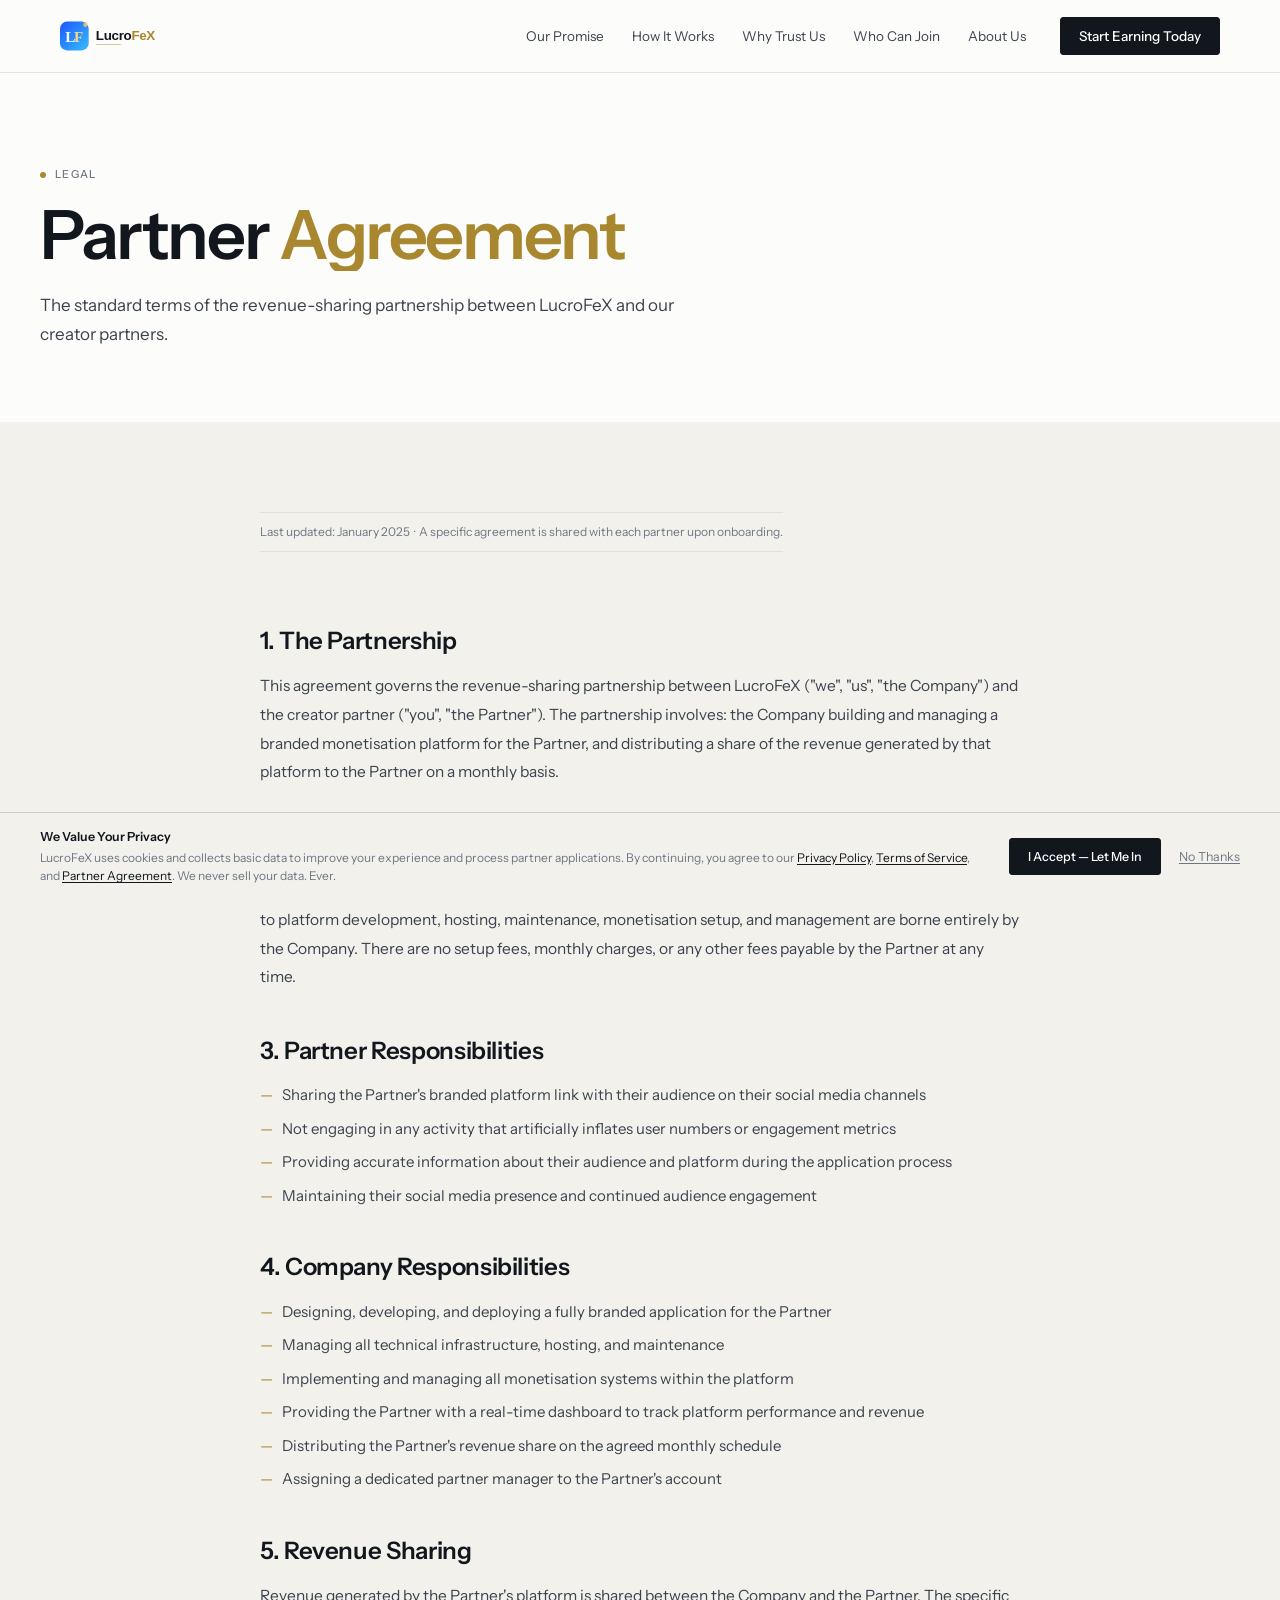
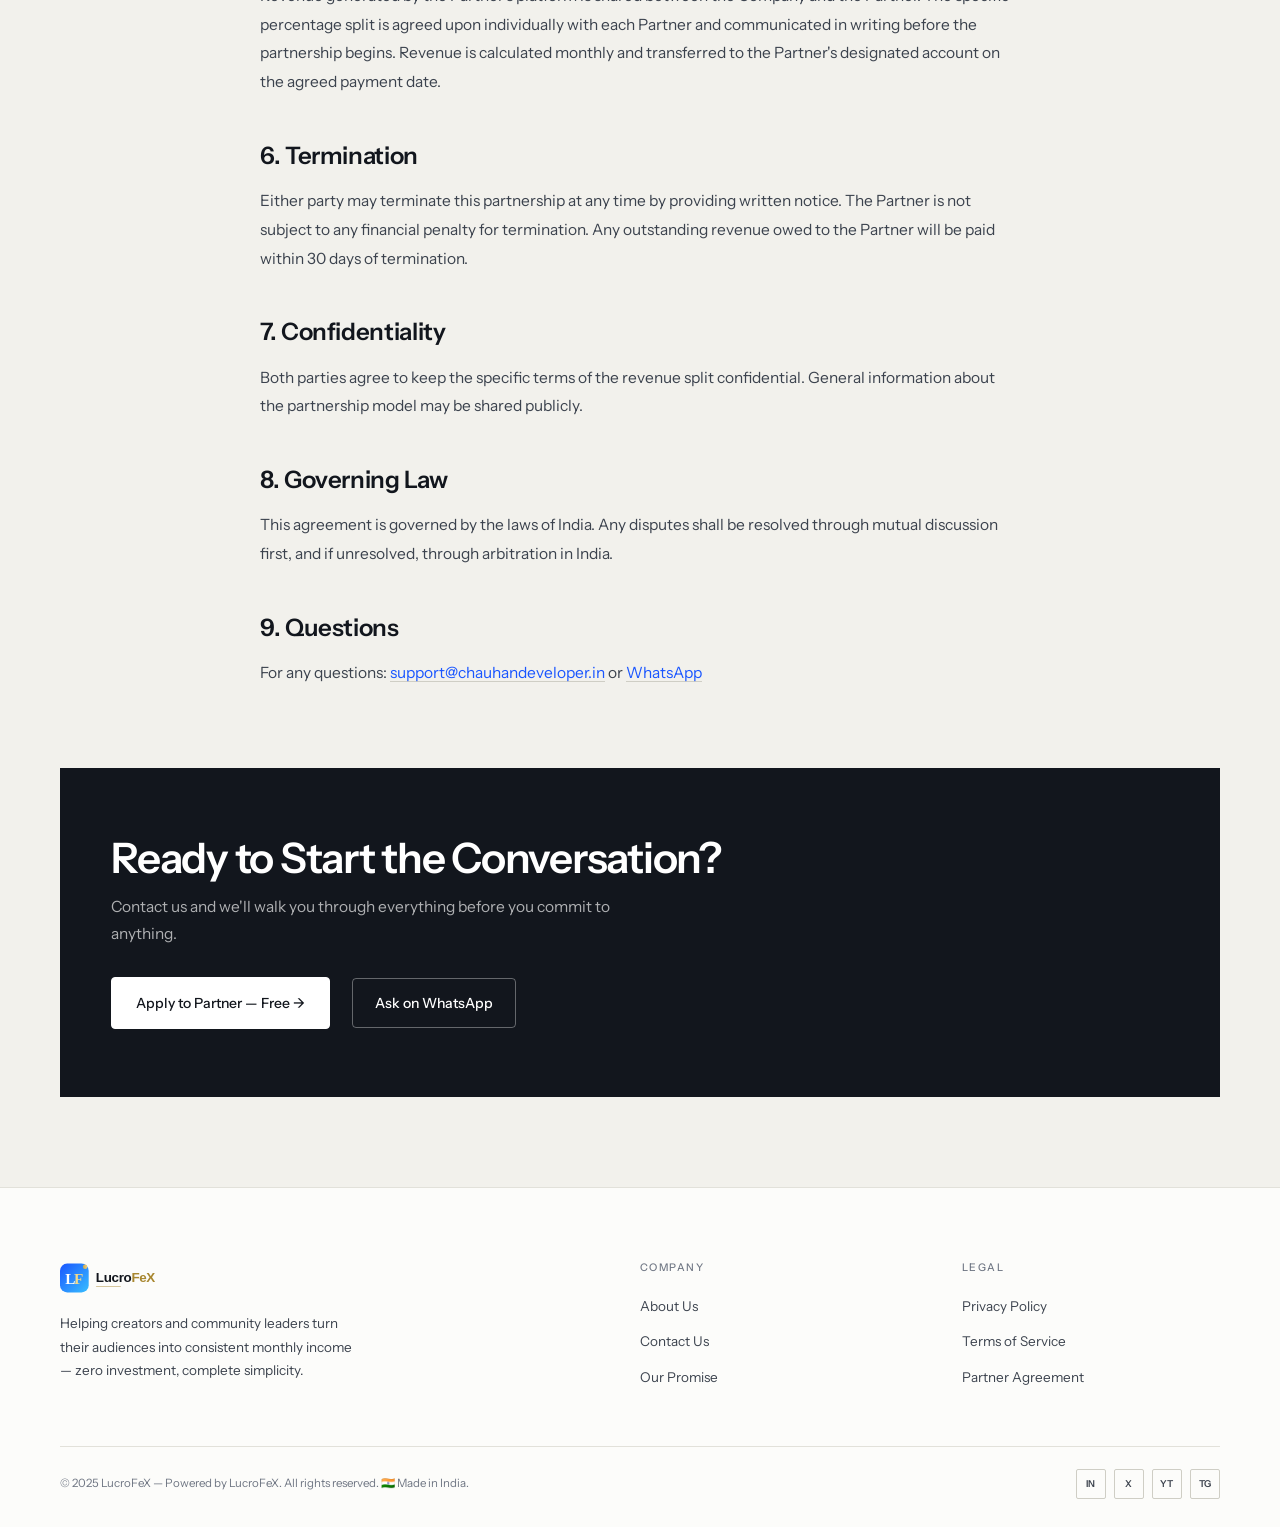
<file: partner-agreement.html>
<!DOCTYPE html>
<html lang="en">
<head>
<meta charset="UTF-8">
<link rel="icon" type="image/svg+xml" href="favicon.svg">
<meta name="viewport" content="width=device-width, initial-scale=1.0">
<title>Partner Agreement — LucroFeX</title>
<link rel="stylesheet" href="shared.css">
<!-- SEO & OG Meta -->
  <meta name="description" content="LucroFeX — Turn your Telegram channel, Instagram or YouTube audience into real monthly income. Zero investment. We handle everything.">
  <meta name="keywords" content="audience monetization, telegram channel monetize, creator income, LucroFeX, zero investment earning">
  <meta property="og:title" content="LucroFeX — Your Audience. Our System. Your Earnings.">
  <meta property="og:description" content="Turn your social media audience into monthly income with zero investment. LucroFeX handles everything.">
  <meta property="og:url" content="https://lucrofex.chauhandeveloper.in/pages/partner-agreement.html">
  <meta property="og:type" content="website">
  <meta name="twitter:card" content="summary_large_image">
  <link rel="canonical" href="https://lucrofex.chauhandeveloper.in/pages/partner-agreement.html">
</head>
<body>
<div class="drawer" id="drawer">
  <button class="drawer-x" id="drawerX">✕</button>
  <a href='promise.html' onclick='closeDrawer()'>Our Promise</a><a href='how-it-works.html' onclick='closeDrawer()'>How It Works</a><a href='trust.html' onclick='closeDrawer()'>Why Trust Us</a><a href='who-can-join.html' onclick='closeDrawer()'>Who Can Join</a><a href='about.html' onclick='closeDrawer()'>About Us</a>
  <a href="contact.html" onclick="closeDrawer()" style="color:var(--gold)">Start Earning →</a>
</div>
<header id="nav">
  <div class="nav-inner">
    <a href="index.html" class="logo">
      <img src="logo.svg" alt="LucroFeX" style="height:42px;width:auto">
    </a>
    <ul class="nav-links"><li><a href='promise.html'>Our Promise</a></li><li><a href='how-it-works.html'>How It Works</a></li><li><a href='trust.html'>Why Trust Us</a></li><li><a href='who-can-join.html'>Who Can Join</a></li><li><a href='about.html'>About Us</a></li><li><a href="contact.html" class="nav-pill">Start Earning Today</a></li></ul>
    <button class="hamburger" id="ham"><span></span><span></span><span></span></button>
  </div>
</header>

<div class="page-hero"><div class="page-hero-bg"></div><div class="page-hero-content">
<div class="page-eyebrow">Legal</div>
<h1>Partner <em>Agreement</em></h1>
<p>The standard terms of the revenue-sharing partnership between LucroFeX and our creator partners.</p>
</div></div>
<section class="page-section alt">
<div class="container">
<div class="prose reveal">
<p class="last-upd">Last updated: January 2025 &nbsp;·&nbsp; A specific agreement is shared with each partner upon onboarding.</p>
<h3>1. The Partnership</h3>
<p>This agreement governs the revenue-sharing partnership between LucroFeX ("we", "us", "the Company") and the creator partner ("you", "the Partner"). The partnership involves: the Company building and managing a branded monetisation platform for the Partner, and distributing a share of the revenue generated by that platform to the Partner on a monthly basis.</p>
<h3>2. Investment and Costs</h3>
<p>The Partner is not required to make any financial investment at any stage of the partnership. All costs related to platform development, hosting, maintenance, monetisation setup, and management are borne entirely by the Company. There are no setup fees, monthly charges, or any other fees payable by the Partner at any time.</p>
<h3>3. Partner Responsibilities</h3>
<ul>
<li>Sharing the Partner's branded platform link with their audience on their social media channels</li>
<li>Not engaging in any activity that artificially inflates user numbers or engagement metrics</li>
<li>Providing accurate information about their audience and platform during the application process</li>
<li>Maintaining their social media presence and continued audience engagement</li>
</ul>
<h3>4. Company Responsibilities</h3>
<ul>
<li>Designing, developing, and deploying a fully branded application for the Partner</li>
<li>Managing all technical infrastructure, hosting, and maintenance</li>
<li>Implementing and managing all monetisation systems within the platform</li>
<li>Providing the Partner with a real-time dashboard to track platform performance and revenue</li>
<li>Distributing the Partner's revenue share on the agreed monthly schedule</li>
<li>Assigning a dedicated partner manager to the Partner's account</li>
</ul>
<h3>5. Revenue Sharing</h3>
<p>Revenue generated by the Partner's platform is shared between the Company and the Partner. The specific percentage split is agreed upon individually with each Partner and communicated in writing before the partnership begins. Revenue is calculated monthly and transferred to the Partner's designated account on the agreed payment date.</p>
<h3>6. Termination</h3>
<p>Either party may terminate this partnership at any time by providing written notice. The Partner is not subject to any financial penalty for termination. Any outstanding revenue owed to the Partner will be paid within 30 days of termination.</p>
<h3>7. Confidentiality</h3>
<p>Both parties agree to keep the specific terms of the revenue split confidential. General information about the partnership model may be shared publicly.</p>
<h3>8. Governing Law</h3>
<p>This agreement is governed by the laws of India. Any disputes shall be resolved through mutual discussion first, and if unresolved, through arbitration in India.</p>
<h3>9. Questions</h3>
<p>For any questions: <a href="mailto:support@chauhandeveloper.in" style="color:var(--sky)">support@chauhandeveloper.in</a> or <a href="https://wa.me/919785121781" target="_blank" rel="noopener" style="color:var(--green)">WhatsApp</a></p>
</div>
<div class="cta-strip reveal">
<h2>Ready to Start the Conversation?</h2>
<p>Contact us and we'll walk you through everything before you commit to anything.</p>
<div class="cta-strip-btns"><a href="contact.html" class="btn-gold">Apply to Partner — Free →</a><a href="https://wa.me/919785121781?text=Hi%2C%20I%20have%20questions%20about%20the%20Partner%20Agreement." class="btn-blue" target="_blank" rel="noopener">Ask on WhatsApp</a></div>
</div>
</div>
</section>

<footer>
  <div class="container">
    <div class="ft-grid">
      <div><a href="index.html" class="logo">
        <img src="logo.svg" alt="LucroFeX" style="height:38px;width:auto">
      </a><p class="ft-desc">Helping creators and community leaders turn their audiences into consistent monthly income — zero investment, complete simplicity.</p></div>
      <div><div class="ft-h">Company</div><ul class="ft-ul"><li><a href="about.html">About Us</a></li><li><a href="contact.html">Contact Us</a></li><li><a href="promise.html">Our Promise</a></li></ul></div>
      <div><div class="ft-h">Legal</div><ul class="ft-ul"><li><a href="privacy.html">Privacy Policy</a></li><li><a href="terms.html">Terms of Service</a></li><li><a href="partner-agreement.html">Partner Agreement</a></li></ul></div>
    </div>
    <div class="ft-bottom"><p>© 2025 LucroFeX — Powered by LucroFeX. All rights reserved. 🇮🇳 Made in India.</p><div class="socials"><a href="https://linkedin.com" class="soc" target="_blank">in</a><a href="https://twitter.com" class="soc" target="_blank">𝕏</a><a href="https://youtube.com" class="soc" target="_blank">▶</a><a href="https://t.me" class="soc" target="_blank">✈</a></div></div>
  </div>
</footer>
<a href="https://wa.me/919785121781?text=Hi%20LucroFeX%2C%20I%20want%20to%20monetize%20my%20audience." class="wa-float" target="_blank" rel="noopener"><div class="wa-ping"></div></a>

<script>
const nav=document.getElementById('nav');
window.addEventListener('scroll',function(){nav.classList.toggle('solid',window.scrollY>50)},{passive:true});
document.getElementById('ham').onclick=function(){document.getElementById('drawer').classList.add('open')};
document.getElementById('drawerX').onclick=closeDrawer;
function closeDrawer(){document.getElementById('drawer').classList.remove('open')}
(function(){
  var obs=new IntersectionObserver(function(entries){
    entries.forEach(function(e){if(e.isIntersecting){e.target.classList.add('in');obs.unobserve(e.target)}});
  },{threshold:0.09});
  document.querySelectorAll('.reveal').forEach(function(el){obs.observe(el);});
})();
</script>


<!-- PRIVACY CONSENT POPUP -->
<div class="privacy-overlay" id="privacyOverlay">
  <div class="privacy-box">
    <div class="pb-top">
      
      <div>
        <div class="pb-title">We Value Your Privacy</div>
        <p class="pb-desc">
          LucroFeX uses cookies and collects basic data to improve your experience and process partner applications.
          By continuing, you agree to our
          <a href="privacy.html">Privacy Policy</a>,
          <a href="terms.html">Terms of Service</a>, and
          <a href="partner-agreement.html">Partner Agreement</a>.
          We never sell your data. Ever.
        </p>
      </div>
    </div>
    <div class="pb-btns">
      <button class="pb-accept" onclick="acceptPrivacy()">I Accept — Let Me In</button>
      <button class="pb-decline" onclick="declinePrivacy()">No Thanks</button>
    </div>
    <div class="pb-links">
      <span class="pb-link" onclick="window.open('privacy.html')">Privacy Policy</span>
      <span class="pb-link" onclick="window.open('terms.html')">Terms of Service</span>
      <span class="pb-link" onclick="window.open('partner-agreement.html')">Partner Agreement</span>
    </div>
  </div>
</div>
<script>
(function(){
  if(!localStorage.getItem('lf_privacy_accepted')){
    document.getElementById('privacyOverlay').classList.remove('hidden');
  } else {
    document.getElementById('privacyOverlay').classList.add('hidden');
  }
})();
function acceptPrivacy(){
  localStorage.setItem('lf_privacy_accepted','true');
  var el=document.getElementById('privacyOverlay');
  el.style.opacity='0';el.style.transition='opacity .4s';
  setTimeout(function(){el.classList.add('hidden');},400);
}
function declinePrivacy(){
  window.location.href='https://www.google.com';
}
</script>

</body>
</html>
</file>
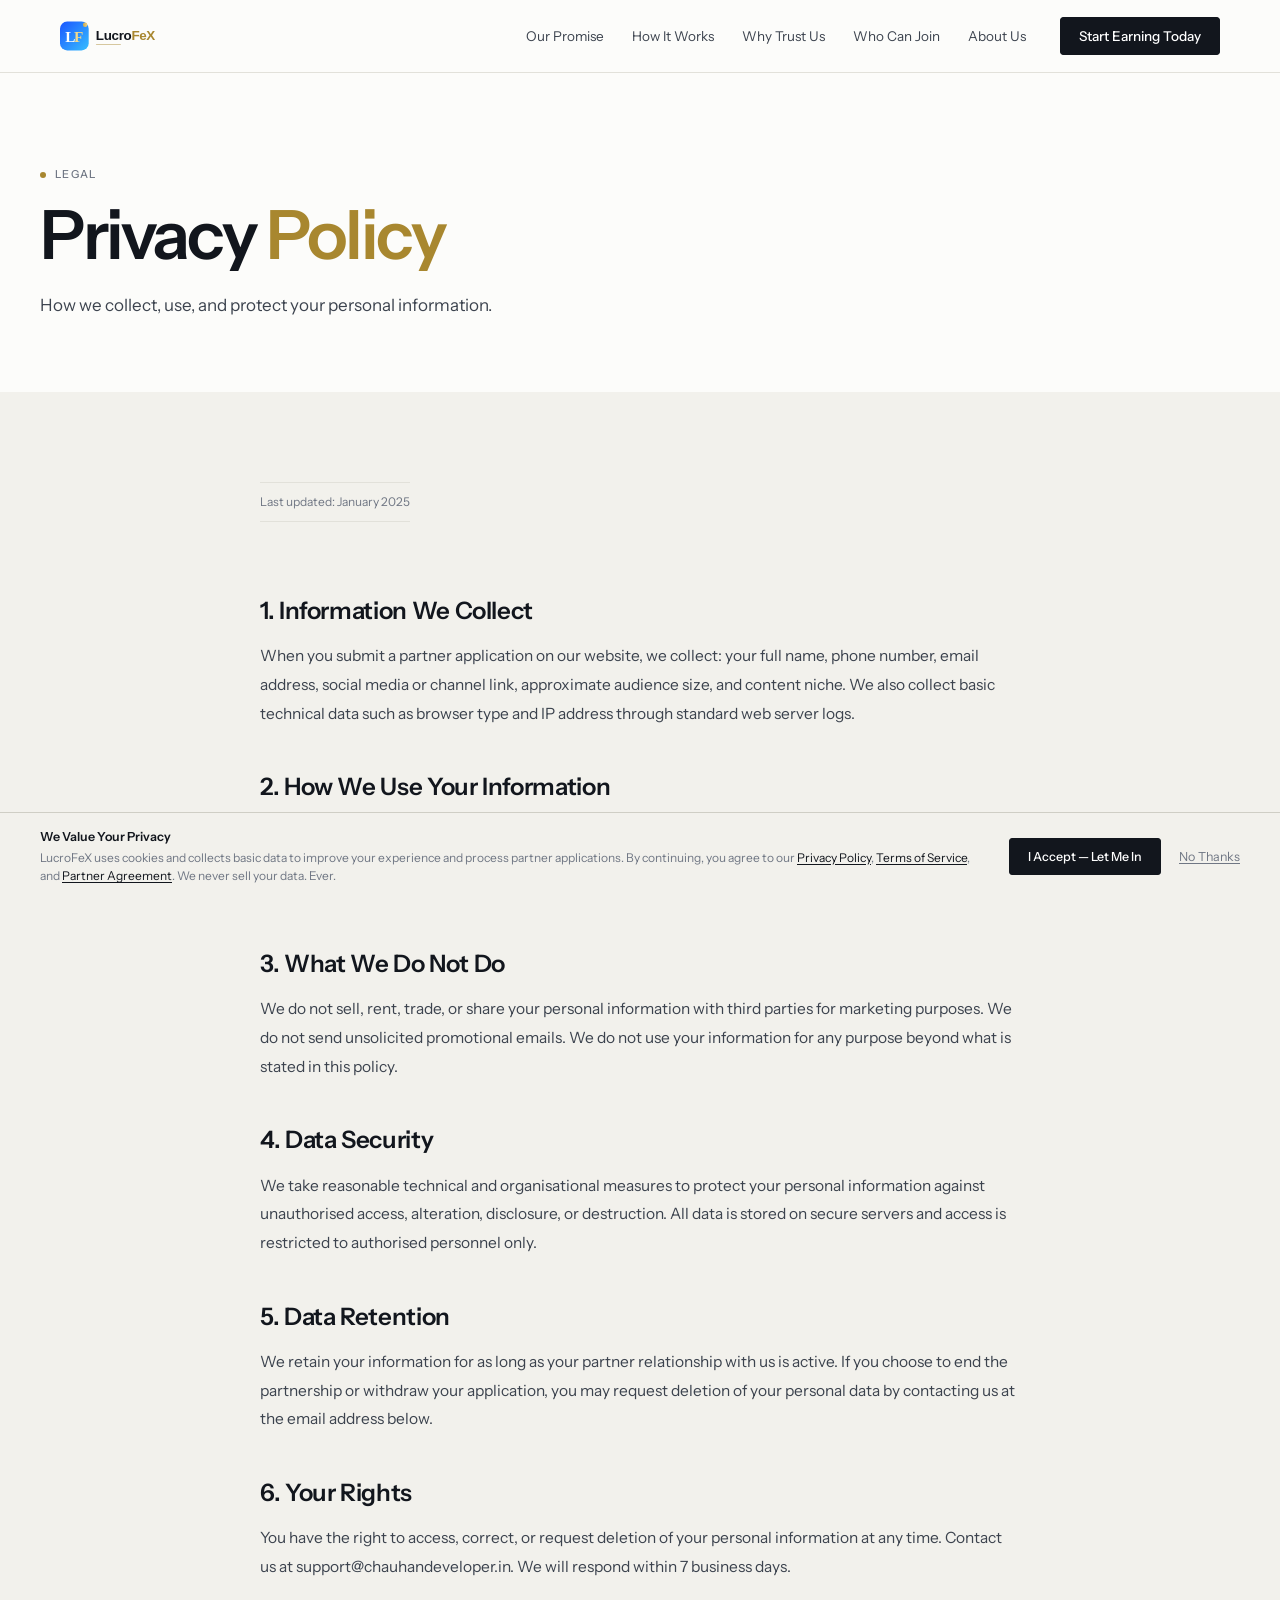
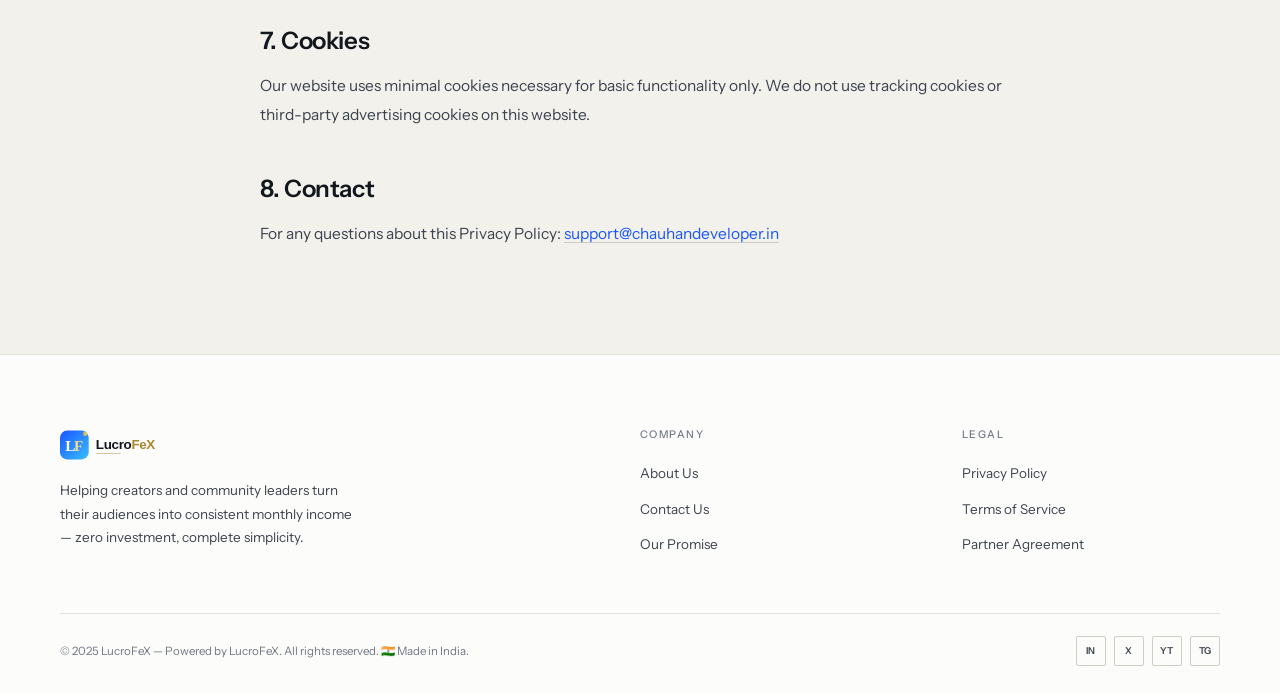
<file: privacy.html>
<!DOCTYPE html>
<html lang="en">
<head>
<meta charset="UTF-8">
<link rel="icon" type="image/svg+xml" href="favicon.svg">
<meta name="viewport" content="width=device-width, initial-scale=1.0">
<title>Privacy Policy — LucroFeX</title>
<link rel="stylesheet" href="shared.css">
<!-- SEO & OG Meta -->
  <meta name="description" content="LucroFeX — Turn your Telegram channel, Instagram or YouTube audience into real monthly income. Zero investment. We handle everything.">
  <meta name="keywords" content="audience monetization, telegram channel monetize, creator income, LucroFeX, zero investment earning">
  <meta property="og:title" content="LucroFeX — Your Audience. Our System. Your Earnings.">
  <meta property="og:description" content="Turn your social media audience into monthly income with zero investment. LucroFeX handles everything.">
  <meta property="og:url" content="https://lucrofex.chauhandeveloper.in/pages/privacy.html">
  <meta property="og:type" content="website">
  <meta name="twitter:card" content="summary_large_image">
  <link rel="canonical" href="https://lucrofex.chauhandeveloper.in/pages/privacy.html">
</head>
<body>
<div class="drawer" id="drawer">
  <button class="drawer-x" id="drawerX">✕</button>
  <a href='promise.html' onclick='closeDrawer()'>Our Promise</a><a href='how-it-works.html' onclick='closeDrawer()'>How It Works</a><a href='trust.html' onclick='closeDrawer()'>Why Trust Us</a><a href='who-can-join.html' onclick='closeDrawer()'>Who Can Join</a><a href='about.html' onclick='closeDrawer()'>About Us</a>
  <a href="contact.html" onclick="closeDrawer()" style="color:var(--gold)">Start Earning →</a>
</div>
<header id="nav">
  <div class="nav-inner">
    <a href="index.html" class="logo">
      <img src="logo.svg" alt="LucroFeX" style="height:42px;width:auto">
    </a>
    <ul class="nav-links"><li><a href='promise.html'>Our Promise</a></li><li><a href='how-it-works.html'>How It Works</a></li><li><a href='trust.html'>Why Trust Us</a></li><li><a href='who-can-join.html'>Who Can Join</a></li><li><a href='about.html'>About Us</a></li><li><a href="contact.html" class="nav-pill">Start Earning Today</a></li></ul>
    <button class="hamburger" id="ham"><span></span><span></span><span></span></button>
  </div>
</header>

<div class="page-hero"><div class="page-hero-bg"></div><div class="page-hero-content">
<div class="page-eyebrow">Legal</div>
<h1>Privacy <em>Policy</em></h1>
<p>How we collect, use, and protect your personal information.</p>
</div></div>
<section class="page-section alt">
<div class="container">
<div class="prose reveal">
<p class="last-upd">Last updated: January 2025</p>
<h3>1. Information We Collect</h3>
<p>When you submit a partner application on our website, we collect: your full name, phone number, email address, social media or channel link, approximate audience size, and content niche. We also collect basic technical data such as browser type and IP address through standard web server logs.</p>
<h3>2. How We Use Your Information</h3>
<p>Your information is used solely to: contact you regarding your partner application, evaluate your suitability as a LucroFeX partner, set up and manage your partner account if you proceed, and send you relevant updates about your account and our platform.</p>
<h3>3. What We Do Not Do</h3>
<p>We do not sell, rent, trade, or share your personal information with third parties for marketing purposes. We do not send unsolicited promotional emails. We do not use your information for any purpose beyond what is stated in this policy.</p>
<h3>4. Data Security</h3>
<p>We take reasonable technical and organisational measures to protect your personal information against unauthorised access, alteration, disclosure, or destruction. All data is stored on secure servers and access is restricted to authorised personnel only.</p>
<h3>5. Data Retention</h3>
<p>We retain your information for as long as your partner relationship with us is active. If you choose to end the partnership or withdraw your application, you may request deletion of your personal data by contacting us at the email address below.</p>
<h3>6. Your Rights</h3>
<p>You have the right to access, correct, or request deletion of your personal information at any time. Contact us at support@chauhandeveloper.in. We will respond within 7 business days.</p>
<h3>7. Cookies</h3>
<p>Our website uses minimal cookies necessary for basic functionality only. We do not use tracking cookies or third-party advertising cookies on this website.</p>
<h3>8. Contact</h3>
<p>For any questions about this Privacy Policy: <a href="mailto:support@chauhandeveloper.in" style="color:var(--sky)">support@chauhandeveloper.in</a></p>
</div>
</div>
</section>

<footer>
  <div class="container">
    <div class="ft-grid">
      <div><a href="index.html" class="logo">
        <img src="logo.svg" alt="LucroFeX" style="height:38px;width:auto">
      </a><p class="ft-desc">Helping creators and community leaders turn their audiences into consistent monthly income — zero investment, complete simplicity.</p></div>
      <div><div class="ft-h">Company</div><ul class="ft-ul"><li><a href="about.html">About Us</a></li><li><a href="contact.html">Contact Us</a></li><li><a href="promise.html">Our Promise</a></li></ul></div>
      <div><div class="ft-h">Legal</div><ul class="ft-ul"><li><a href="privacy.html">Privacy Policy</a></li><li><a href="terms.html">Terms of Service</a></li><li><a href="partner-agreement.html">Partner Agreement</a></li></ul></div>
    </div>
    <div class="ft-bottom"><p>© 2025 LucroFeX — Powered by LucroFeX. All rights reserved. 🇮🇳 Made in India.</p><div class="socials"><a href="https://linkedin.com" class="soc" target="_blank">in</a><a href="https://twitter.com" class="soc" target="_blank">𝕏</a><a href="https://youtube.com" class="soc" target="_blank">▶</a><a href="https://t.me" class="soc" target="_blank">✈</a></div></div>
  </div>
</footer>
<a href="https://wa.me/919785121781?text=Hi%20LucroFeX%2C%20I%20want%20to%20monetize%20my%20audience." class="wa-float" target="_blank" rel="noopener"><div class="wa-ping"></div></a>

<script>
const nav=document.getElementById('nav');
window.addEventListener('scroll',function(){nav.classList.toggle('solid',window.scrollY>50)},{passive:true});
document.getElementById('ham').onclick=function(){document.getElementById('drawer').classList.add('open')};
document.getElementById('drawerX').onclick=closeDrawer;
function closeDrawer(){document.getElementById('drawer').classList.remove('open')}
(function(){
  var obs=new IntersectionObserver(function(entries){
    entries.forEach(function(e){if(e.isIntersecting){e.target.classList.add('in');obs.unobserve(e.target)}});
  },{threshold:0.09});
  document.querySelectorAll('.reveal').forEach(function(el){obs.observe(el);});
})();
</script>


<!-- PRIVACY CONSENT POPUP -->
<div class="privacy-overlay" id="privacyOverlay">
  <div class="privacy-box">
    <div class="pb-top">
      
      <div>
        <div class="pb-title">We Value Your Privacy</div>
        <p class="pb-desc">
          LucroFeX uses cookies and collects basic data to improve your experience and process partner applications.
          By continuing, you agree to our
          <a href="privacy.html">Privacy Policy</a>,
          <a href="terms.html">Terms of Service</a>, and
          <a href="partner-agreement.html">Partner Agreement</a>.
          We never sell your data. Ever.
        </p>
      </div>
    </div>
    <div class="pb-btns">
      <button class="pb-accept" onclick="acceptPrivacy()">I Accept — Let Me In</button>
      <button class="pb-decline" onclick="declinePrivacy()">No Thanks</button>
    </div>
    <div class="pb-links">
      <span class="pb-link" onclick="window.open('privacy.html')">Privacy Policy</span>
      <span class="pb-link" onclick="window.open('terms.html')">Terms of Service</span>
      <span class="pb-link" onclick="window.open('partner-agreement.html')">Partner Agreement</span>
    </div>
  </div>
</div>
<script>
(function(){
  if(!localStorage.getItem('lf_privacy_accepted')){
    document.getElementById('privacyOverlay').classList.remove('hidden');
  } else {
    document.getElementById('privacyOverlay').classList.add('hidden');
  }
})();
function acceptPrivacy(){
  localStorage.setItem('lf_privacy_accepted','true');
  var el=document.getElementById('privacyOverlay');
  el.style.opacity='0';el.style.transition='opacity .4s';
  setTimeout(function(){el.classList.add('hidden');},400);
}
function declinePrivacy(){
  window.location.href='https://www.google.com';
}
</script>

</body>
</html>
</file>
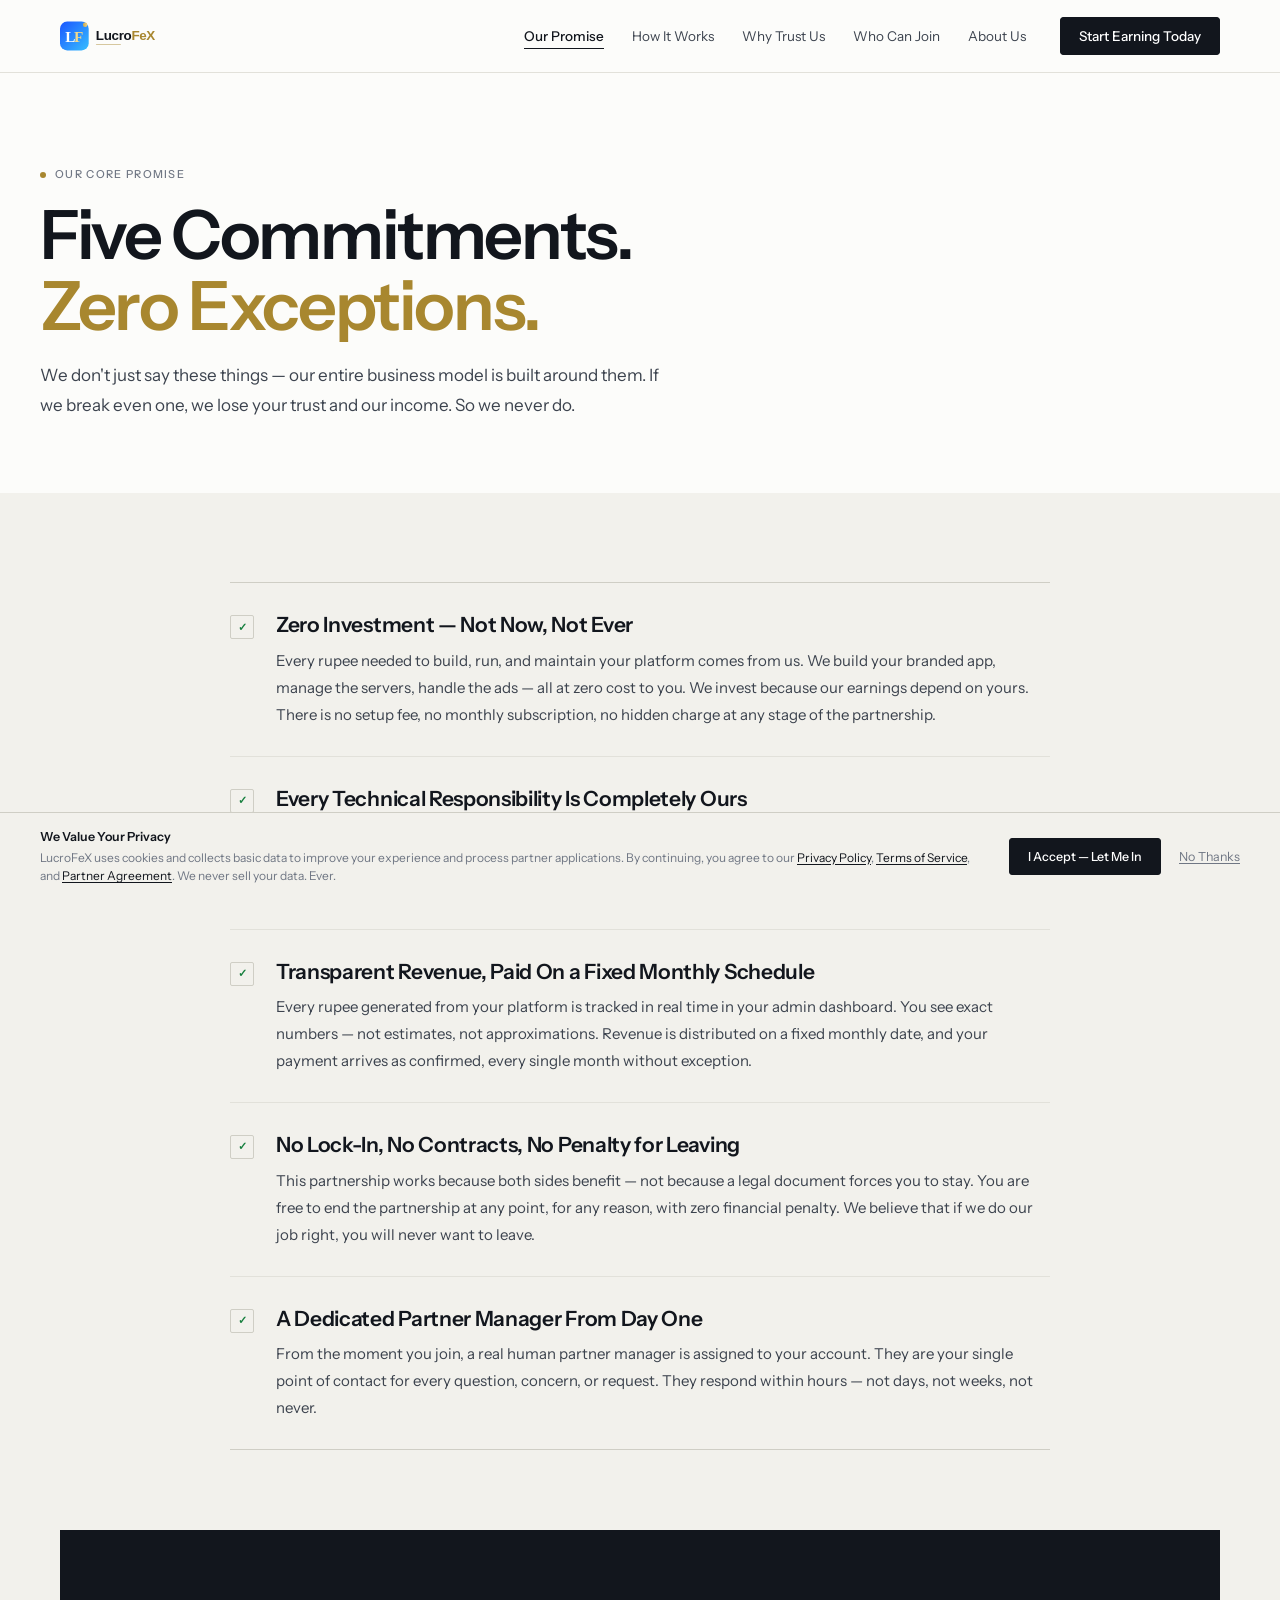
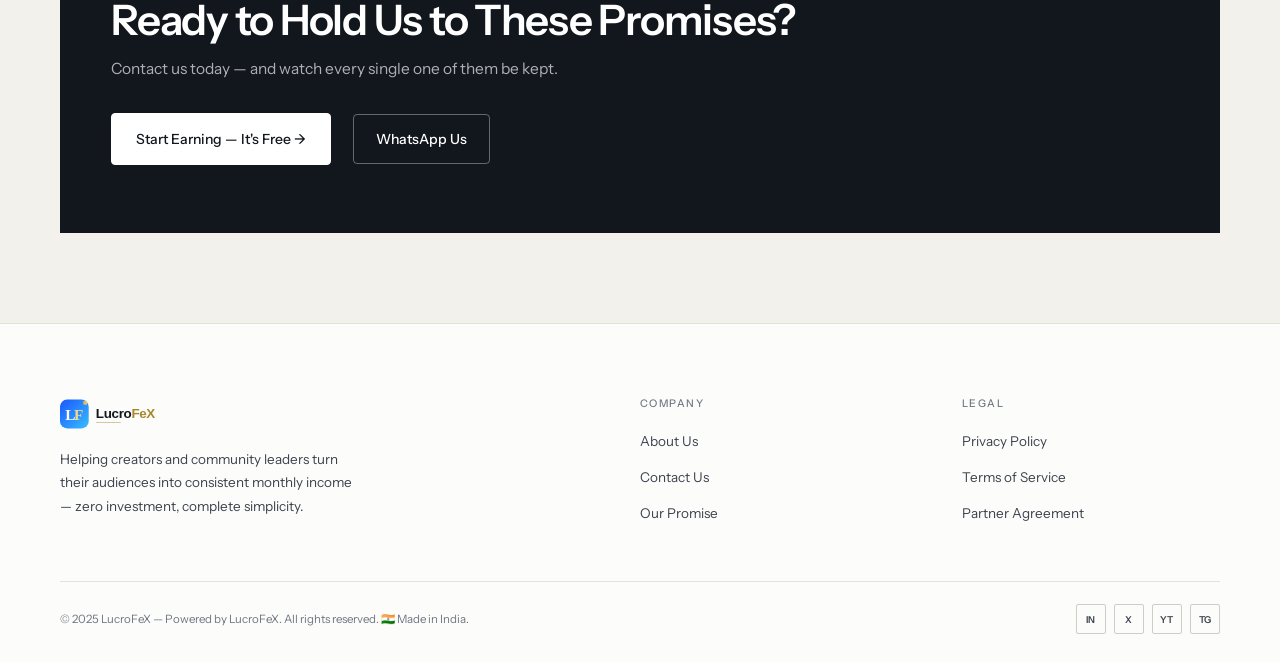
<file: promise.html>
<!DOCTYPE html>
<html lang="en">
<head>
<meta charset="UTF-8">
<link rel="icon" type="image/svg+xml" href="favicon.svg">
<meta name="viewport" content="width=device-width, initial-scale=1.0">
<title>Our Promise — LucroFeX</title>
<link rel="stylesheet" href="shared.css">
<!-- SEO & OG Meta -->
  <meta name="description" content="LucroFeX — Turn your Telegram channel, Instagram or YouTube audience into real monthly income. Zero investment. We handle everything.">
  <meta name="keywords" content="audience monetization, telegram channel monetize, creator income, LucroFeX, zero investment earning">
  <meta property="og:title" content="LucroFeX — Your Audience. Our System. Your Earnings.">
  <meta property="og:description" content="Turn your social media audience into monthly income with zero investment. LucroFeX handles everything.">
  <meta property="og:url" content="https://lucrofex.chauhandeveloper.in/pages/promise.html">
  <meta property="og:type" content="website">
  <meta name="twitter:card" content="summary_large_image">
  <link rel="canonical" href="https://lucrofex.chauhandeveloper.in/pages/promise.html">
</head>
<body>
<div class="drawer" id="drawer">
  <button class="drawer-x" id="drawerX">✕</button>
  <a href='promise.html' onclick='closeDrawer()'>Our Promise</a><a href='how-it-works.html' onclick='closeDrawer()'>How It Works</a><a href='trust.html' onclick='closeDrawer()'>Why Trust Us</a><a href='who-can-join.html' onclick='closeDrawer()'>Who Can Join</a><a href='about.html' onclick='closeDrawer()'>About Us</a>
  <a href="contact.html" onclick="closeDrawer()" style="color:var(--gold)">Start Earning →</a>
</div>
<header id="nav">
  <div class="nav-inner">
    <a href="index.html" class="logo">
      <img src="logo.svg" alt="LucroFeX" style="height:42px;width:auto">
    </a>
    <ul class="nav-links"><li><a href='promise.html' class='active'>Our Promise</a></li><li><a href='how-it-works.html'>How It Works</a></li><li><a href='trust.html'>Why Trust Us</a></li><li><a href='who-can-join.html'>Who Can Join</a></li><li><a href='about.html'>About Us</a></li><li><a href="contact.html" class="nav-pill">Start Earning Today</a></li></ul>
    <button class="hamburger" id="ham"><span></span><span></span><span></span></button>
  </div>
</header>

<div class="page-hero"><div class="page-hero-bg"></div><div class="page-hero-content">
<div class="page-eyebrow">Our Core Promise</div>
<h1>Five Commitments.<br><em>Zero Exceptions.</em></h1>
<p>We don't just say these things — our entire business model is built around them. If we break even one, we lose your trust and our income. So we never do.</p>
</div></div>
<section class="page-section alt">
<div class="container">
<div style="max-width:820px;margin:0 auto">
<div class="check-row reveal"><div class="check-box">✓</div><div><h4>Zero Investment — Not Now, Not Ever</h4><p>Every rupee needed to build, run, and maintain your platform comes from us. We build your branded app, manage the servers, handle the ads — all at zero cost to you. We invest because our earnings depend on yours. There is no setup fee, no monthly subscription, no hidden charge at any stage of the partnership.</p></div></div>
<div class="check-row reveal d1"><div class="check-box">✓</div><div><h4>Every Technical Responsibility Is Completely Ours</h4><p>You do not write code. You do not manage servers. You do not configure anything. Our team handles every single technical aspect — from the initial app build to daily maintenance, security updates, ad optimisation, and performance monitoring. Your only technical responsibility is sharing a link with your audience.</p></div></div>
<div class="check-row reveal d2"><div class="check-box">✓</div><div><h4>Transparent Revenue, Paid On a Fixed Monthly Schedule</h4><p>Every rupee generated from your platform is tracked in real time in your admin dashboard. You see exact numbers — not estimates, not approximations. Revenue is distributed on a fixed monthly date, and your payment arrives as confirmed, every single month without exception.</p></div></div>
<div class="check-row reveal d3"><div class="check-box">✓</div><div><h4>No Lock-In, No Contracts, No Penalty for Leaving</h4><p>This partnership works because both sides benefit — not because a legal document forces you to stay. You are free to end the partnership at any point, for any reason, with zero financial penalty. We believe that if we do our job right, you will never want to leave.</p></div></div>
<div class="check-row reveal d4"><div class="check-box">✓</div><div><h4>A Dedicated Partner Manager From Day One</h4><p>From the moment you join, a real human partner manager is assigned to your account. They are your single point of contact for every question, concern, or request. They respond within hours — not days, not weeks, not never.</p></div></div>
</div>
<div class="cta-strip reveal">
<h2>Ready to Hold Us to These Promises?</h2>
<p>Contact us today — and watch every single one of them be kept.</p>
<div class="cta-strip-btns"><a href="contact.html" class="btn-gold">Start Earning — It's Free →</a><a href="https://wa.me/919785121781?text=Hi%2C%20I%20want%20to%20know%20more%20about%20your%20promises." class="btn-blue" target="_blank" rel="noopener">WhatsApp Us</a></div>
</div>
</div>
</section>

<footer>
  <div class="container">
    <div class="ft-grid">
      <div><a href="index.html" class="logo">
        <img src="logo.svg" alt="LucroFeX" style="height:38px;width:auto">
      </a><p class="ft-desc">Helping creators and community leaders turn their audiences into consistent monthly income — zero investment, complete simplicity.</p></div>
      <div><div class="ft-h">Company</div><ul class="ft-ul"><li><a href="about.html">About Us</a></li><li><a href="contact.html">Contact Us</a></li><li><a href="promise.html">Our Promise</a></li></ul></div>
      <div><div class="ft-h">Legal</div><ul class="ft-ul"><li><a href="privacy.html">Privacy Policy</a></li><li><a href="terms.html">Terms of Service</a></li><li><a href="partner-agreement.html">Partner Agreement</a></li></ul></div>
    </div>
    <div class="ft-bottom"><p>© 2025 LucroFeX — Powered by LucroFeX. All rights reserved. 🇮🇳 Made in India.</p><div class="socials"><a href="https://linkedin.com" class="soc" target="_blank">in</a><a href="https://twitter.com" class="soc" target="_blank">𝕏</a><a href="https://youtube.com" class="soc" target="_blank">▶</a><a href="https://t.me" class="soc" target="_blank">✈</a></div></div>
  </div>
</footer>
<a href="https://wa.me/919785121781?text=Hi%20LucroFeX%2C%20I%20want%20to%20monetize%20my%20audience." class="wa-float" target="_blank" rel="noopener"><div class="wa-ping"></div></a>

<script>
const nav=document.getElementById('nav');
window.addEventListener('scroll',function(){nav.classList.toggle('solid',window.scrollY>50)},{passive:true});
document.getElementById('ham').onclick=function(){document.getElementById('drawer').classList.add('open')};
document.getElementById('drawerX').onclick=closeDrawer;
function closeDrawer(){document.getElementById('drawer').classList.remove('open')}
(function(){
  var obs=new IntersectionObserver(function(entries){
    entries.forEach(function(e){if(e.isIntersecting){e.target.classList.add('in');obs.unobserve(e.target)}});
  },{threshold:0.09});
  document.querySelectorAll('.reveal').forEach(function(el){obs.observe(el);});
})();
</script>


<!-- PRIVACY CONSENT POPUP -->
<div class="privacy-overlay" id="privacyOverlay">
  <div class="privacy-box">
    <div class="pb-top">
      
      <div>
        <div class="pb-title">We Value Your Privacy</div>
        <p class="pb-desc">
          LucroFeX uses cookies and collects basic data to improve your experience and process partner applications.
          By continuing, you agree to our
          <a href="privacy.html">Privacy Policy</a>,
          <a href="terms.html">Terms of Service</a>, and
          <a href="partner-agreement.html">Partner Agreement</a>.
          We never sell your data. Ever.
        </p>
      </div>
    </div>
    <div class="pb-btns">
      <button class="pb-accept" onclick="acceptPrivacy()">I Accept — Let Me In</button>
      <button class="pb-decline" onclick="declinePrivacy()">No Thanks</button>
    </div>
    <div class="pb-links">
      <span class="pb-link" onclick="window.open('privacy.html')">Privacy Policy</span>
      <span class="pb-link" onclick="window.open('terms.html')">Terms of Service</span>
      <span class="pb-link" onclick="window.open('partner-agreement.html')">Partner Agreement</span>
    </div>
  </div>
</div>
<script>
(function(){
  if(!localStorage.getItem('lf_privacy_accepted')){
    document.getElementById('privacyOverlay').classList.remove('hidden');
  } else {
    document.getElementById('privacyOverlay').classList.add('hidden');
  }
})();
function acceptPrivacy(){
  localStorage.setItem('lf_privacy_accepted','true');
  var el=document.getElementById('privacyOverlay');
  el.style.opacity='0';el.style.transition='opacity .4s';
  setTimeout(function(){el.classList.add('hidden');},400);
}
function declinePrivacy(){
  window.location.href='https://www.google.com';
}
</script>

</body>
</html>
</file>
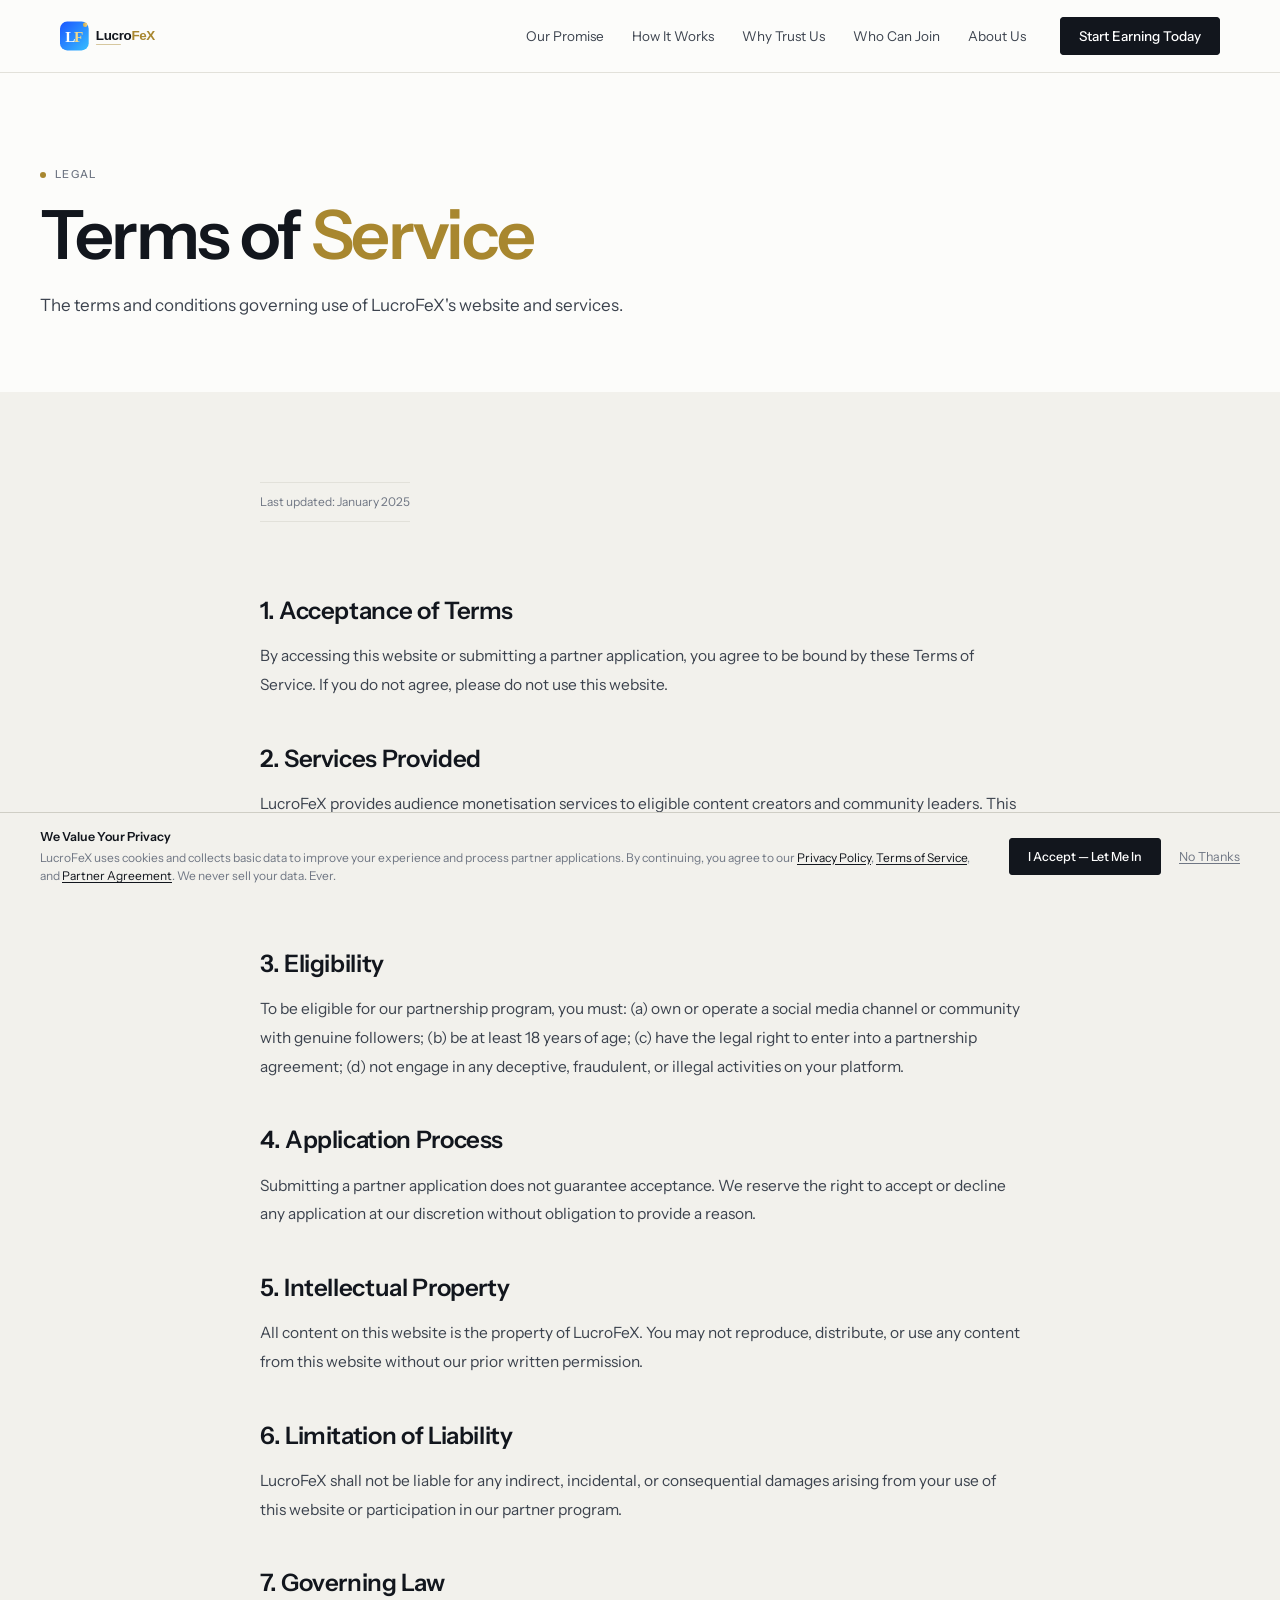
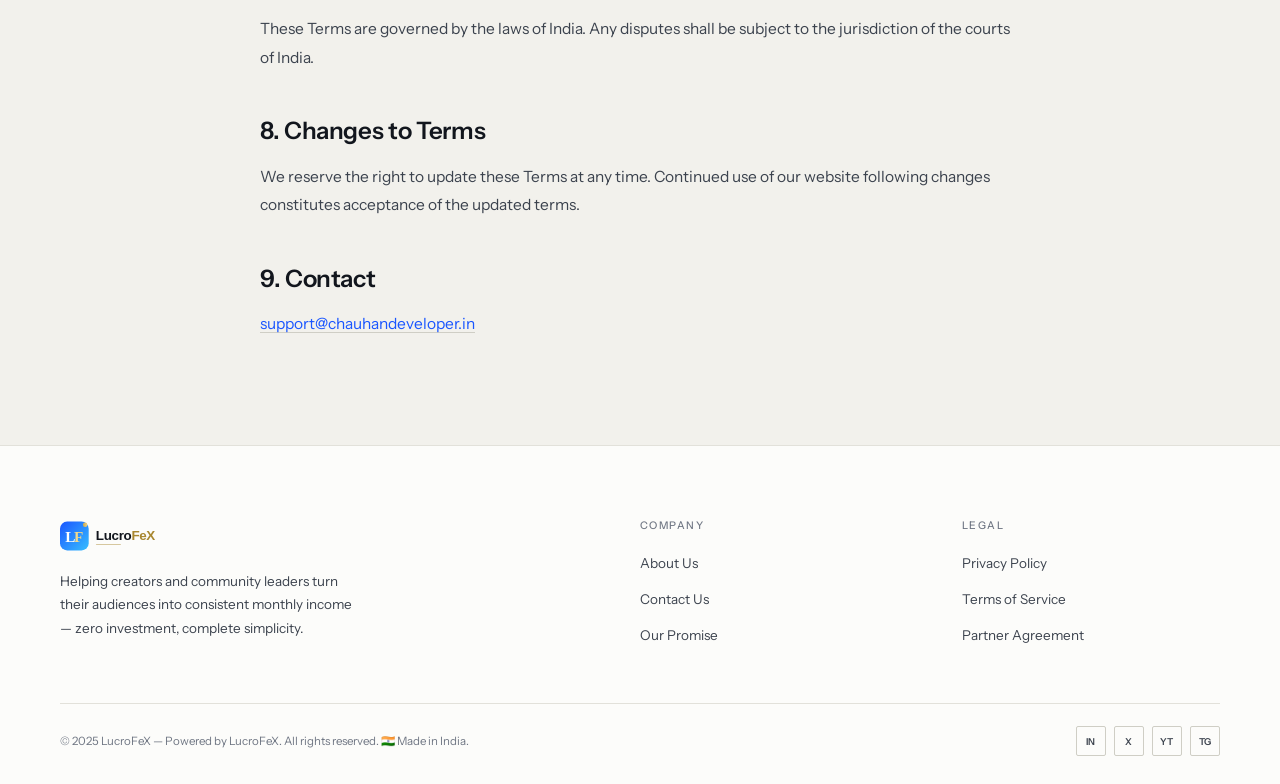
<file: terms.html>
<!DOCTYPE html>
<html lang="en">
<head>
<meta charset="UTF-8">
<link rel="icon" type="image/svg+xml" href="favicon.svg">
<meta name="viewport" content="width=device-width, initial-scale=1.0">
<title>Terms of Service — LucroFeX</title>
<link rel="stylesheet" href="shared.css">
<!-- SEO & OG Meta -->
  <meta name="description" content="LucroFeX — Turn your Telegram channel, Instagram or YouTube audience into real monthly income. Zero investment. We handle everything.">
  <meta name="keywords" content="audience monetization, telegram channel monetize, creator income, LucroFeX, zero investment earning">
  <meta property="og:title" content="LucroFeX — Your Audience. Our System. Your Earnings.">
  <meta property="og:description" content="Turn your social media audience into monthly income with zero investment. LucroFeX handles everything.">
  <meta property="og:url" content="https://lucrofex.chauhandeveloper.in/pages/terms.html">
  <meta property="og:type" content="website">
  <meta name="twitter:card" content="summary_large_image">
  <link rel="canonical" href="https://lucrofex.chauhandeveloper.in/pages/terms.html">
</head>
<body>
<div class="drawer" id="drawer">
  <button class="drawer-x" id="drawerX">✕</button>
  <a href='promise.html' onclick='closeDrawer()'>Our Promise</a><a href='how-it-works.html' onclick='closeDrawer()'>How It Works</a><a href='trust.html' onclick='closeDrawer()'>Why Trust Us</a><a href='who-can-join.html' onclick='closeDrawer()'>Who Can Join</a><a href='about.html' onclick='closeDrawer()'>About Us</a>
  <a href="contact.html" onclick="closeDrawer()" style="color:var(--gold)">Start Earning →</a>
</div>
<header id="nav">
  <div class="nav-inner">
    <a href="index.html" class="logo">
      <img src="logo.svg" alt="LucroFeX" style="height:42px;width:auto">
    </a>
    <ul class="nav-links"><li><a href='promise.html'>Our Promise</a></li><li><a href='how-it-works.html'>How It Works</a></li><li><a href='trust.html'>Why Trust Us</a></li><li><a href='who-can-join.html'>Who Can Join</a></li><li><a href='about.html'>About Us</a></li><li><a href="contact.html" class="nav-pill">Start Earning Today</a></li></ul>
    <button class="hamburger" id="ham"><span></span><span></span><span></span></button>
  </div>
</header>

<div class="page-hero"><div class="page-hero-bg"></div><div class="page-hero-content">
<div class="page-eyebrow">Legal</div>
<h1>Terms of <em>Service</em></h1>
<p>The terms and conditions governing use of LucroFeX's website and services.</p>
</div></div>
<section class="page-section alt">
<div class="container">
<div class="prose reveal">
<p class="last-upd">Last updated: January 2025</p>
<h3>1. Acceptance of Terms</h3>
<p>By accessing this website or submitting a partner application, you agree to be bound by these Terms of Service. If you do not agree, please do not use this website.</p>
<h3>2. Services Provided</h3>
<p>LucroFeX provides audience monetisation services to eligible content creators and community leaders. This includes building and managing custom branded applications, implementing monetisation systems, and distributing revenue to partner creators. The specific terms of each partnership are governed by a separate Partner Agreement.</p>
<h3>3. Eligibility</h3>
<p>To be eligible for our partnership program, you must: (a) own or operate a social media channel or community with genuine followers; (b) be at least 18 years of age; (c) have the legal right to enter into a partnership agreement; (d) not engage in any deceptive, fraudulent, or illegal activities on your platform.</p>
<h3>4. Application Process</h3>
<p>Submitting a partner application does not guarantee acceptance. We reserve the right to accept or decline any application at our discretion without obligation to provide a reason.</p>
<h3>5. Intellectual Property</h3>
<p>All content on this website is the property of LucroFeX. You may not reproduce, distribute, or use any content from this website without our prior written permission.</p>
<h3>6. Limitation of Liability</h3>
<p>LucroFeX shall not be liable for any indirect, incidental, or consequential damages arising from your use of this website or participation in our partner program.</p>
<h3>7. Governing Law</h3>
<p>These Terms are governed by the laws of India. Any disputes shall be subject to the jurisdiction of the courts of India.</p>
<h3>8. Changes to Terms</h3>
<p>We reserve the right to update these Terms at any time. Continued use of our website following changes constitutes acceptance of the updated terms.</p>
<h3>9. Contact</h3>
<p><a href="mailto:support@chauhandeveloper.in" style="color:var(--sky)">support@chauhandeveloper.in</a></p>
</div>
</div>
</section>

<footer>
  <div class="container">
    <div class="ft-grid">
      <div><a href="index.html" class="logo">
        <img src="logo.svg" alt="LucroFeX" style="height:38px;width:auto">
      </a><p class="ft-desc">Helping creators and community leaders turn their audiences into consistent monthly income — zero investment, complete simplicity.</p></div>
      <div><div class="ft-h">Company</div><ul class="ft-ul"><li><a href="about.html">About Us</a></li><li><a href="contact.html">Contact Us</a></li><li><a href="promise.html">Our Promise</a></li></ul></div>
      <div><div class="ft-h">Legal</div><ul class="ft-ul"><li><a href="privacy.html">Privacy Policy</a></li><li><a href="terms.html">Terms of Service</a></li><li><a href="partner-agreement.html">Partner Agreement</a></li></ul></div>
    </div>
    <div class="ft-bottom"><p>© 2025 LucroFeX — Powered by LucroFeX. All rights reserved. 🇮🇳 Made in India.</p><div class="socials"><a href="https://linkedin.com" class="soc" target="_blank">in</a><a href="https://twitter.com" class="soc" target="_blank">𝕏</a><a href="https://youtube.com" class="soc" target="_blank">▶</a><a href="https://t.me" class="soc" target="_blank">✈</a></div></div>
  </div>
</footer>
<a href="https://wa.me/919785121781?text=Hi%20LucroFeX%2C%20I%20want%20to%20monetize%20my%20audience." class="wa-float" target="_blank" rel="noopener"><div class="wa-ping"></div></a>

<script>
const nav=document.getElementById('nav');
window.addEventListener('scroll',function(){nav.classList.toggle('solid',window.scrollY>50)},{passive:true});
document.getElementById('ham').onclick=function(){document.getElementById('drawer').classList.add('open')};
document.getElementById('drawerX').onclick=closeDrawer;
function closeDrawer(){document.getElementById('drawer').classList.remove('open')}
(function(){
  var obs=new IntersectionObserver(function(entries){
    entries.forEach(function(e){if(e.isIntersecting){e.target.classList.add('in');obs.unobserve(e.target)}});
  },{threshold:0.09});
  document.querySelectorAll('.reveal').forEach(function(el){obs.observe(el);});
})();
</script>


<!-- PRIVACY CONSENT POPUP -->
<div class="privacy-overlay" id="privacyOverlay">
  <div class="privacy-box">
    <div class="pb-top">
      
      <div>
        <div class="pb-title">We Value Your Privacy</div>
        <p class="pb-desc">
          LucroFeX uses cookies and collects basic data to improve your experience and process partner applications.
          By continuing, you agree to our
          <a href="privacy.html">Privacy Policy</a>,
          <a href="terms.html">Terms of Service</a>, and
          <a href="partner-agreement.html">Partner Agreement</a>.
          We never sell your data. Ever.
        </p>
      </div>
    </div>
    <div class="pb-btns">
      <button class="pb-accept" onclick="acceptPrivacy()">I Accept — Let Me In</button>
      <button class="pb-decline" onclick="declinePrivacy()">No Thanks</button>
    </div>
    <div class="pb-links">
      <span class="pb-link" onclick="window.open('privacy.html')">Privacy Policy</span>
      <span class="pb-link" onclick="window.open('terms.html')">Terms of Service</span>
      <span class="pb-link" onclick="window.open('partner-agreement.html')">Partner Agreement</span>
    </div>
  </div>
</div>
<script>
(function(){
  if(!localStorage.getItem('lf_privacy_accepted')){
    document.getElementById('privacyOverlay').classList.remove('hidden');
  } else {
    document.getElementById('privacyOverlay').classList.add('hidden');
  }
})();
function acceptPrivacy(){
  localStorage.setItem('lf_privacy_accepted','true');
  var el=document.getElementById('privacyOverlay');
  el.style.opacity='0';el.style.transition='opacity .4s';
  setTimeout(function(){el.classList.add('hidden');},400);
}
function declinePrivacy(){
  window.location.href='https://www.google.com';
}
</script>

</body>
</html>
</file>
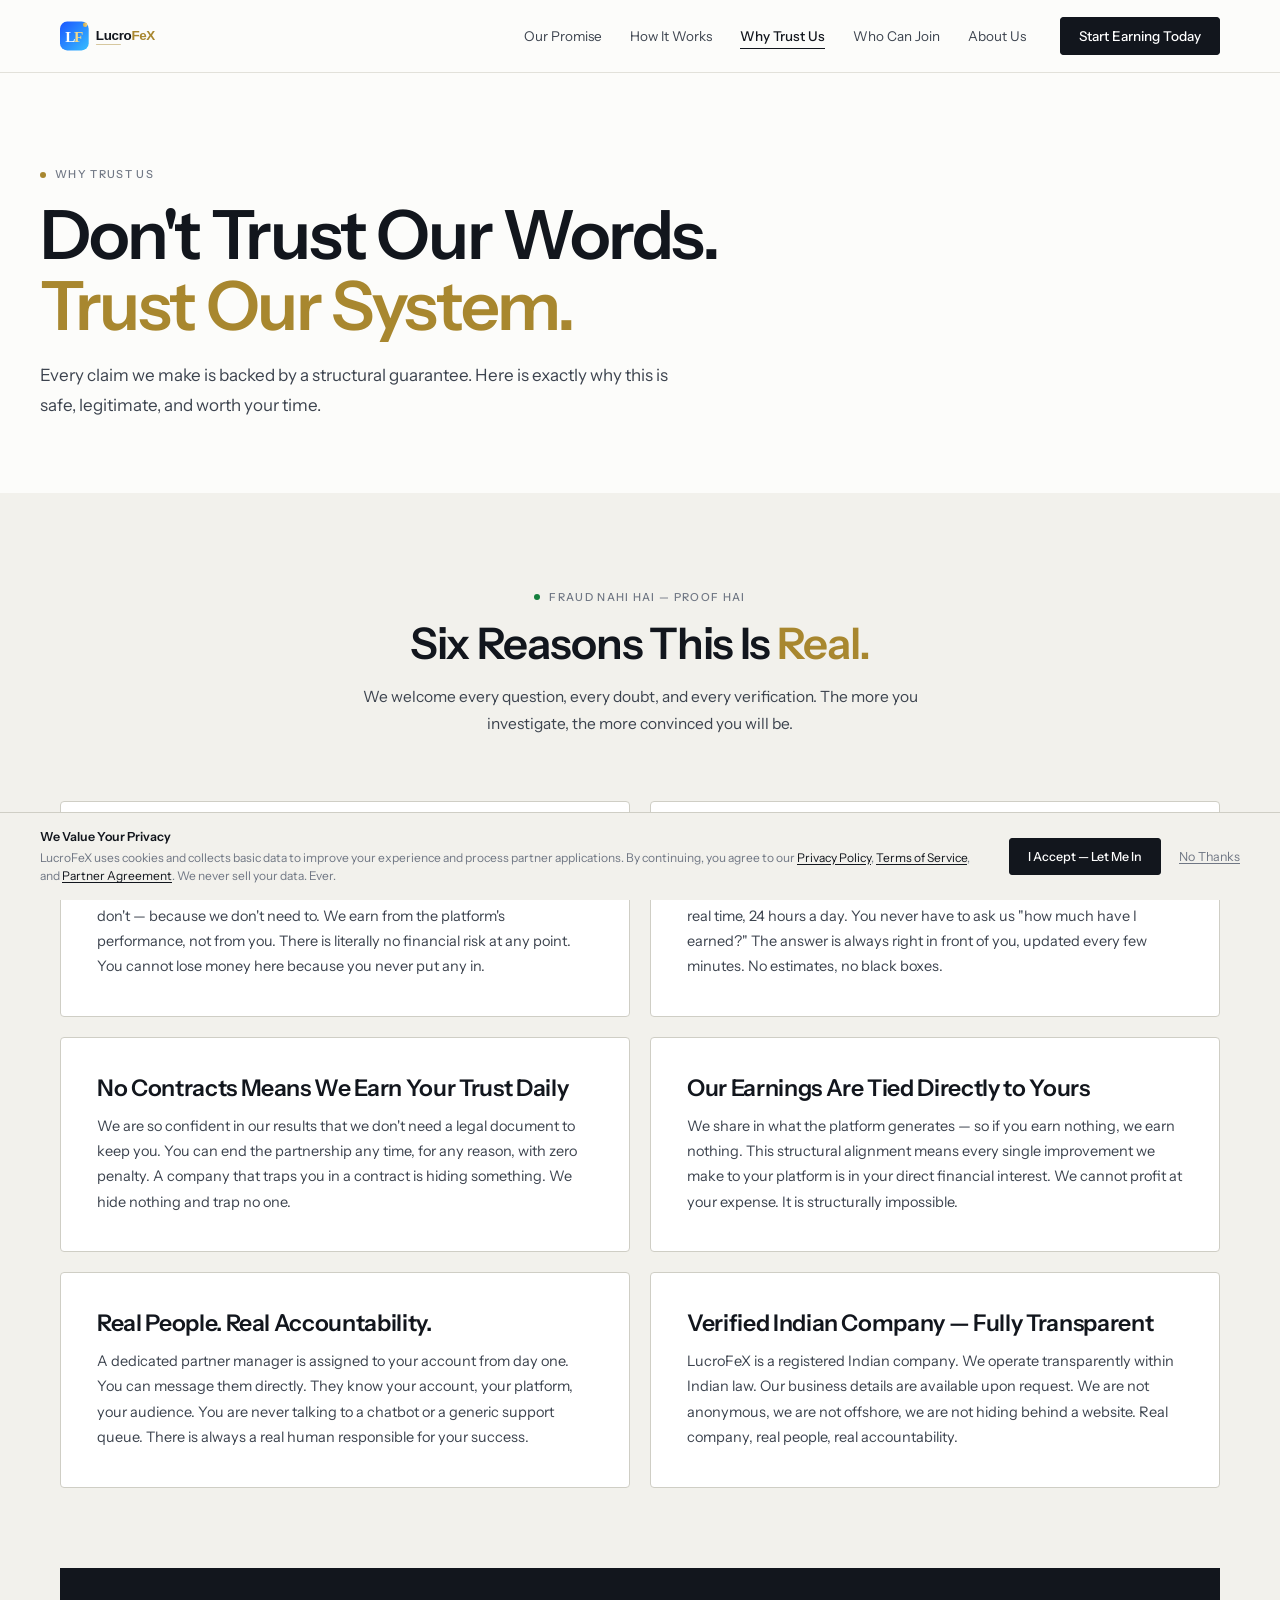
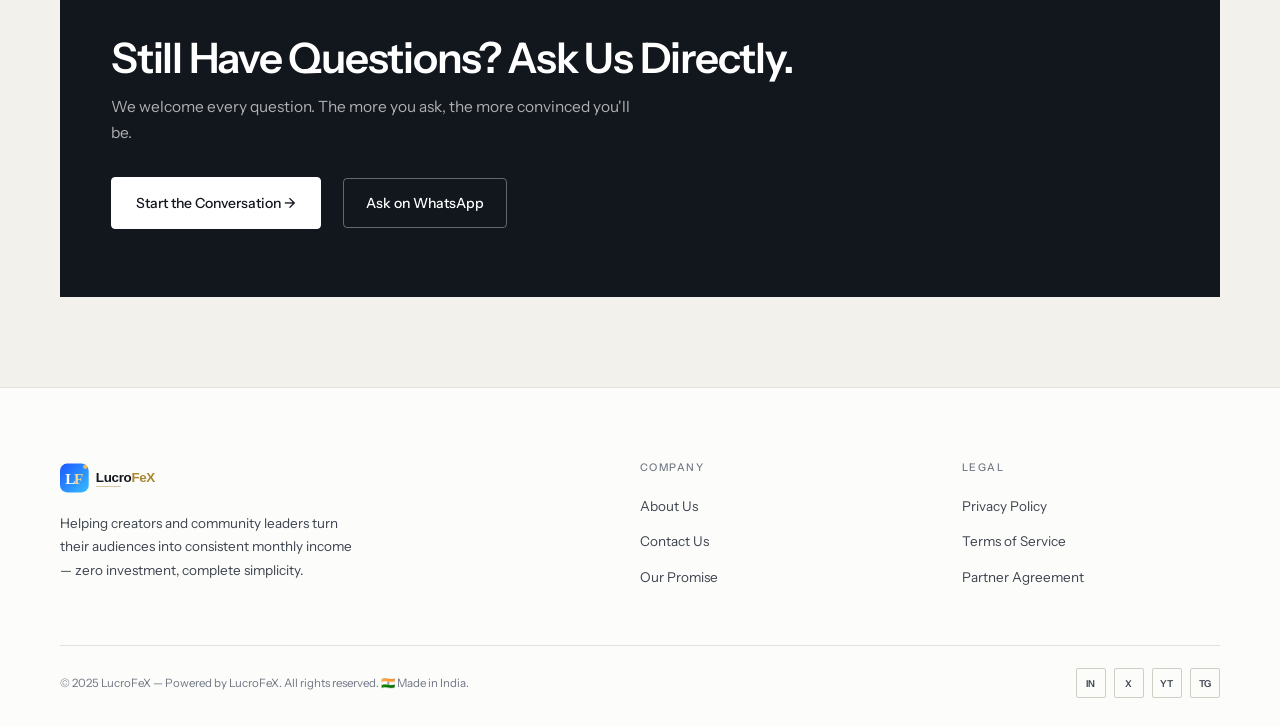
<file: trust.html>
<!DOCTYPE html>
<html lang="en">
<head>
<meta charset="UTF-8">
<link rel="icon" type="image/svg+xml" href="favicon.svg">
<meta name="viewport" content="width=device-width, initial-scale=1.0">
<title>Why Trust Us — LucroFeX</title>
<link rel="stylesheet" href="shared.css">
<!-- SEO & OG Meta -->
  <meta name="description" content="LucroFeX — Turn your Telegram channel, Instagram or YouTube audience into real monthly income. Zero investment. We handle everything.">
  <meta name="keywords" content="audience monetization, telegram channel monetize, creator income, LucroFeX, zero investment earning">
  <meta property="og:title" content="LucroFeX — Your Audience. Our System. Your Earnings.">
  <meta property="og:description" content="Turn your social media audience into monthly income with zero investment. LucroFeX handles everything.">
  <meta property="og:url" content="https://lucrofex.chauhandeveloper.in/pages/trust.html">
  <meta property="og:type" content="website">
  <meta name="twitter:card" content="summary_large_image">
  <link rel="canonical" href="https://lucrofex.chauhandeveloper.in/pages/trust.html">
</head>
<body>
<div class="drawer" id="drawer">
  <button class="drawer-x" id="drawerX">✕</button>
  <a href='promise.html' onclick='closeDrawer()'>Our Promise</a><a href='how-it-works.html' onclick='closeDrawer()'>How It Works</a><a href='trust.html' onclick='closeDrawer()'>Why Trust Us</a><a href='who-can-join.html' onclick='closeDrawer()'>Who Can Join</a><a href='about.html' onclick='closeDrawer()'>About Us</a>
  <a href="contact.html" onclick="closeDrawer()" style="color:var(--gold)">Start Earning →</a>
</div>
<header id="nav">
  <div class="nav-inner">
    <a href="index.html" class="logo">
      <img src="logo.svg" alt="LucroFeX" style="height:42px;width:auto">
    </a>
    <ul class="nav-links"><li><a href='promise.html'>Our Promise</a></li><li><a href='how-it-works.html'>How It Works</a></li><li><a href='trust.html' class='active'>Why Trust Us</a></li><li><a href='who-can-join.html'>Who Can Join</a></li><li><a href='about.html'>About Us</a></li><li><a href="contact.html" class="nav-pill">Start Earning Today</a></li></ul>
    <button class="hamburger" id="ham"><span></span><span></span><span></span></button>
  </div>
</header>

<div class="page-hero"><div class="page-hero-bg"></div><div class="page-hero-content">
<div class="page-eyebrow">Why Trust Us</div>
<h1>Don't Trust Our Words.<br><em>Trust Our System.</em></h1>
<p>Every claim we make is backed by a structural guarantee. Here is exactly why this is safe, legitimate, and worth your time.</p>
</div></div>
<section class="page-section alt">
<div class="container">
<div style="text-align:center;margin-bottom:clamp(40px,6vw,64px)" class="reveal">
<div class="eyebrow green">Fraud Nahi Hai — Proof Hai</div>
<h2 class="s-title">Six Reasons This Is <em>Real.</em></h2>
<p class="s-desc" style="max-width:560px;margin:0 auto">We welcome every question, every doubt, and every verification. The more you investigate, the more convinced you will be.</p>
</div>
<div class="grid-2">
<div class="inner-card reveal"><h3>Zero Investment Means Zero Risk for You</h3><p>If we asked you for money upfront, you would be right to be suspicious. We don't — because we don't need to. We earn from the platform's performance, not from you. There is literally no financial risk at any point. You cannot lose money here because you never put any in.</p></div>
<div class="inner-card reveal d1"><h3>Your Dashboard Is Always Open — Live</h3><p>Every metric — users, engagement, revenue generated — is visible to you in real time, 24 hours a day. You never have to ask us "how much have I earned?" The answer is always right in front of you, updated every few minutes. No estimates, no black boxes.</p></div>
<div class="inner-card reveal d2"><h3>No Contracts Means We Earn Your Trust Daily</h3><p>We are so confident in our results that we don't need a legal document to keep you. You can end the partnership any time, for any reason, with zero penalty. A company that traps you in a contract is hiding something. We hide nothing and trap no one.</p></div>
<div class="inner-card reveal d3"><h3>Our Earnings Are Tied Directly to Yours</h3><p>We share in what the platform generates — so if you earn nothing, we earn nothing. This structural alignment means every single improvement we make to your platform is in your direct financial interest. We cannot profit at your expense. It is structurally impossible.</p></div>
<div class="inner-card reveal"><h3>Real People. Real Accountability.</h3><p>A dedicated partner manager is assigned to your account from day one. You can message them directly. They know your account, your platform, your audience. You are never talking to a chatbot or a generic support queue. There is always a real human responsible for your success.</p></div>
<div class="inner-card reveal d1"><h3>Verified Indian Company — Fully Transparent</h3><p>LucroFeX is a registered Indian company. We operate transparently within Indian law. Our business details are available upon request. We are not anonymous, we are not offshore, we are not hiding behind a website. Real company, real people, real accountability.</p></div>
</div>
<div class="cta-strip reveal">
<h2>Still Have Questions? Ask Us Directly.</h2>
<p>We welcome every question. The more you ask, the more convinced you'll be.</p>
<div class="cta-strip-btns"><a href="contact.html" class="btn-gold">Start the Conversation →</a><a href="https://wa.me/919785121781?text=Hi%2C%20I%20have%20some%20questions%20before%20joining." class="btn-blue" target="_blank" rel="noopener">Ask on WhatsApp</a></div>
</div>
</div>
</section>

<footer>
  <div class="container">
    <div class="ft-grid">
      <div><a href="index.html" class="logo">
        <img src="logo.svg" alt="LucroFeX" style="height:38px;width:auto">
      </a><p class="ft-desc">Helping creators and community leaders turn their audiences into consistent monthly income — zero investment, complete simplicity.</p></div>
      <div><div class="ft-h">Company</div><ul class="ft-ul"><li><a href="about.html">About Us</a></li><li><a href="contact.html">Contact Us</a></li><li><a href="promise.html">Our Promise</a></li></ul></div>
      <div><div class="ft-h">Legal</div><ul class="ft-ul"><li><a href="privacy.html">Privacy Policy</a></li><li><a href="terms.html">Terms of Service</a></li><li><a href="partner-agreement.html">Partner Agreement</a></li></ul></div>
    </div>
    <div class="ft-bottom"><p>© 2025 LucroFeX — Powered by LucroFeX. All rights reserved. 🇮🇳 Made in India.</p><div class="socials"><a href="https://linkedin.com" class="soc" target="_blank">in</a><a href="https://twitter.com" class="soc" target="_blank">𝕏</a><a href="https://youtube.com" class="soc" target="_blank">▶</a><a href="https://t.me" class="soc" target="_blank">✈</a></div></div>
  </div>
</footer>
<a href="https://wa.me/919785121781?text=Hi%20LucroFeX%2C%20I%20want%20to%20monetize%20my%20audience." class="wa-float" target="_blank" rel="noopener"><div class="wa-ping"></div></a>

<script>
const nav=document.getElementById('nav');
window.addEventListener('scroll',function(){nav.classList.toggle('solid',window.scrollY>50)},{passive:true});
document.getElementById('ham').onclick=function(){document.getElementById('drawer').classList.add('open')};
document.getElementById('drawerX').onclick=closeDrawer;
function closeDrawer(){document.getElementById('drawer').classList.remove('open')}
(function(){
  var obs=new IntersectionObserver(function(entries){
    entries.forEach(function(e){if(e.isIntersecting){e.target.classList.add('in');obs.unobserve(e.target)}});
  },{threshold:0.09});
  document.querySelectorAll('.reveal').forEach(function(el){obs.observe(el);});
})();
</script>


<!-- PRIVACY CONSENT POPUP -->
<div class="privacy-overlay" id="privacyOverlay">
  <div class="privacy-box">
    <div class="pb-top">
      
      <div>
        <div class="pb-title">We Value Your Privacy</div>
        <p class="pb-desc">
          LucroFeX uses cookies and collects basic data to improve your experience and process partner applications.
          By continuing, you agree to our
          <a href="privacy.html">Privacy Policy</a>,
          <a href="terms.html">Terms of Service</a>, and
          <a href="partner-agreement.html">Partner Agreement</a>.
          We never sell your data. Ever.
        </p>
      </div>
    </div>
    <div class="pb-btns">
      <button class="pb-accept" onclick="acceptPrivacy()">I Accept — Let Me In</button>
      <button class="pb-decline" onclick="declinePrivacy()">No Thanks</button>
    </div>
    <div class="pb-links">
      <span class="pb-link" onclick="window.open('privacy.html')">Privacy Policy</span>
      <span class="pb-link" onclick="window.open('terms.html')">Terms of Service</span>
      <span class="pb-link" onclick="window.open('partner-agreement.html')">Partner Agreement</span>
    </div>
  </div>
</div>
<script>
(function(){
  if(!localStorage.getItem('lf_privacy_accepted')){
    document.getElementById('privacyOverlay').classList.remove('hidden');
  } else {
    document.getElementById('privacyOverlay').classList.add('hidden');
  }
})();
function acceptPrivacy(){
  localStorage.setItem('lf_privacy_accepted','true');
  var el=document.getElementById('privacyOverlay');
  el.style.opacity='0';el.style.transition='opacity .4s';
  setTimeout(function(){el.classList.add('hidden');},400);
}
function declinePrivacy(){
  window.location.href='https://www.google.com';
}
</script>

</body>
</html>
</file>
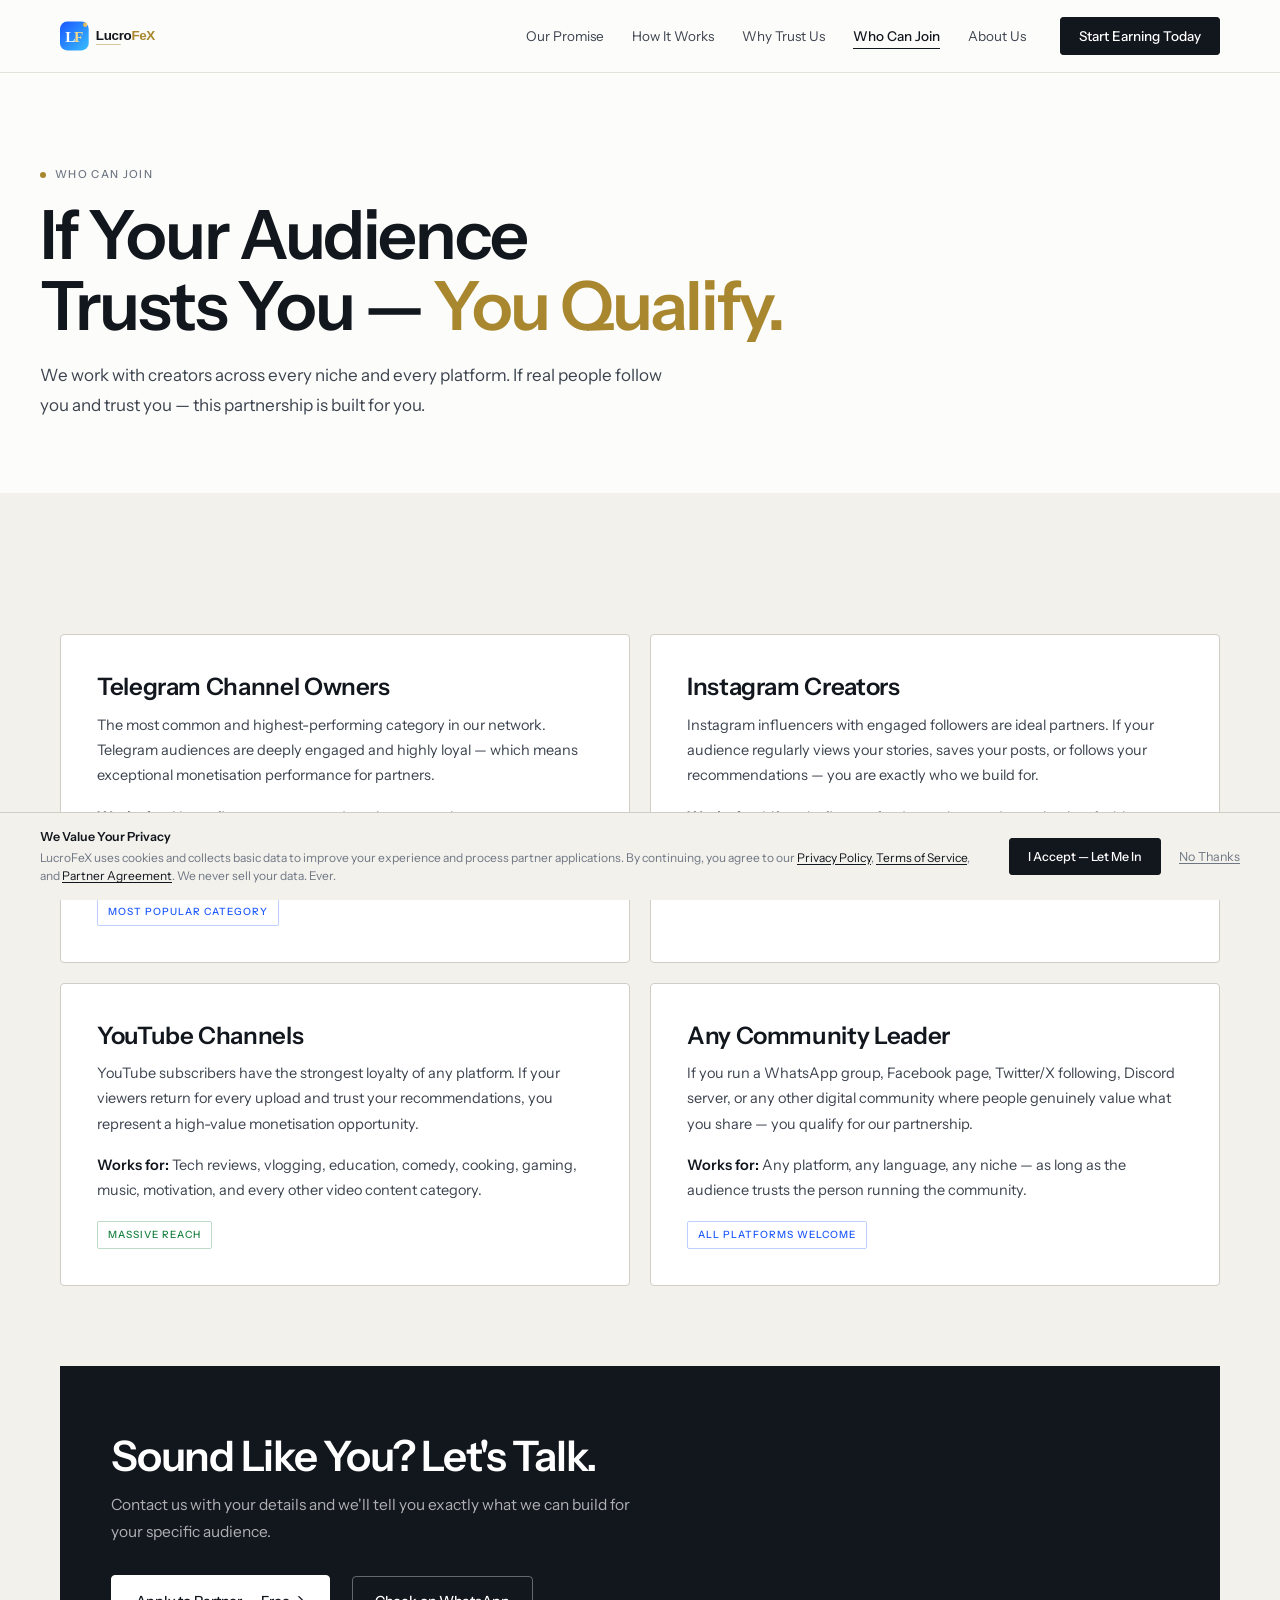
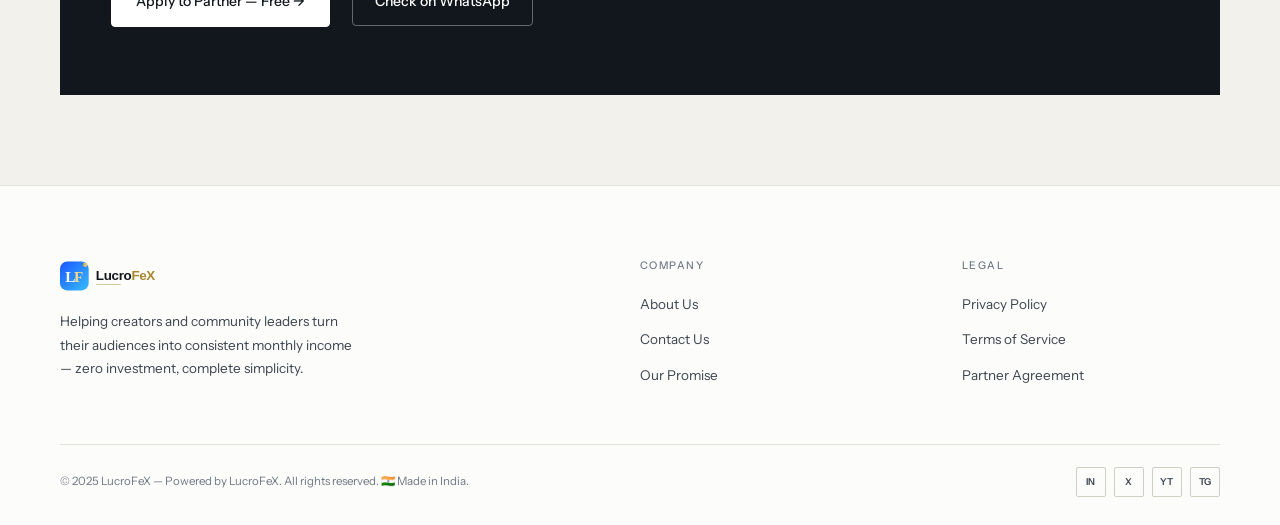
<file: who-can-join.html>
<!DOCTYPE html>
<html lang="en">
<head>
<meta charset="UTF-8">
<link rel="icon" type="image/svg+xml" href="favicon.svg">
<meta name="viewport" content="width=device-width, initial-scale=1.0">
<title>Who Can Join — LucroFeX</title>
<link rel="stylesheet" href="shared.css">
<!-- SEO & OG Meta -->
  <meta name="description" content="LucroFeX — Turn your Telegram channel, Instagram or YouTube audience into real monthly income. Zero investment. We handle everything.">
  <meta name="keywords" content="audience monetization, telegram channel monetize, creator income, LucroFeX, zero investment earning">
  <meta property="og:title" content="LucroFeX — Your Audience. Our System. Your Earnings.">
  <meta property="og:description" content="Turn your social media audience into monthly income with zero investment. LucroFeX handles everything.">
  <meta property="og:url" content="https://lucrofex.chauhandeveloper.in/pages/who-can-join.html">
  <meta property="og:type" content="website">
  <meta name="twitter:card" content="summary_large_image">
  <link rel="canonical" href="https://lucrofex.chauhandeveloper.in/pages/who-can-join.html">
</head>
<body>
<div class="drawer" id="drawer">
  <button class="drawer-x" id="drawerX">✕</button>
  <a href='promise.html' onclick='closeDrawer()'>Our Promise</a><a href='how-it-works.html' onclick='closeDrawer()'>How It Works</a><a href='trust.html' onclick='closeDrawer()'>Why Trust Us</a><a href='who-can-join.html' onclick='closeDrawer()'>Who Can Join</a><a href='about.html' onclick='closeDrawer()'>About Us</a>
  <a href="contact.html" onclick="closeDrawer()" style="color:var(--gold)">Start Earning →</a>
</div>
<header id="nav">
  <div class="nav-inner">
    <a href="index.html" class="logo">
      <img src="logo.svg" alt="LucroFeX" style="height:42px;width:auto">
    </a>
    <ul class="nav-links"><li><a href='promise.html'>Our Promise</a></li><li><a href='how-it-works.html'>How It Works</a></li><li><a href='trust.html'>Why Trust Us</a></li><li><a href='who-can-join.html' class='active'>Who Can Join</a></li><li><a href='about.html'>About Us</a></li><li><a href="contact.html" class="nav-pill">Start Earning Today</a></li></ul>
    <button class="hamburger" id="ham"><span></span><span></span><span></span></button>
  </div>
</header>

<div class="page-hero"><div class="page-hero-bg"></div><div class="page-hero-content">
<div class="page-eyebrow">Who Can Join</div>
<h1>If Your Audience<br>Trusts You — <em>You Qualify.</em></h1>
<p>We work with creators across every niche and every platform. If real people follow you and trust you — this partnership is built for you.</p>
</div></div>
<section class="page-section alt">
<div class="container">
<div class="grid-2">
<div class="who-big reveal">

<h3>Telegram Channel Owners</h3>
<p>The most common and highest-performing category in our network. Telegram audiences are deeply engaged and highly loyal — which means exceptional monetisation performance for partners.</p>
<p><strong style="color:rgba(255,255,255,.7)">Works for:</strong> News, finance, memes, education, entertainment, sports, crypto, tech, health, motivational content, and any other niche where you have active subscribers.</p>
<span class="who-tag tag-blue">Most Popular Category</span>
</div>
<div class="who-big reveal d1">

<h3>Instagram Creators</h3>
<p>Instagram influencers with engaged followers are ideal partners. If your audience regularly views your stories, saves your posts, or follows your recommendations — you are exactly who we build for.</p>
<p><strong style="color:rgba(255,255,255,.7)">Works for:</strong> Lifestyle, fitness, food, travel, comedy, motivation, fashion, beauty, finance, and every other category with a visual, engaged audience.</p>
<span class="who-tag tag-gold">High Engagement</span>
</div>
<div class="who-big reveal d2">

<h3>YouTube Channels</h3>
<p>YouTube subscribers have the strongest loyalty of any platform. If your viewers return for every upload and trust your recommendations, you represent a high-value monetisation opportunity.</p>
<p><strong style="color:rgba(255,255,255,.7)">Works for:</strong> Tech reviews, vlogging, education, comedy, cooking, gaming, music, motivation, and every other video content category.</p>
<span class="who-tag tag-green">Massive Reach</span>
</div>
<div class="who-big reveal d3">

<h3>Any Community Leader</h3>
<p>If you run a WhatsApp group, Facebook page, Twitter/X following, Discord server, or any other digital community where people genuinely value what you share — you qualify for our partnership.</p>
<p><strong style="color:rgba(255,255,255,.7)">Works for:</strong> Any platform, any language, any niche — as long as the audience trusts the person running the community.</p>
<span class="who-tag tag-blue">All Platforms Welcome</span>
</div>
</div>
<div class="cta-strip reveal">
<h2>Sound Like You? Let's Talk.</h2>
<p>Contact us with your details and we'll tell you exactly what we can build for your specific audience.</p>
<div class="cta-strip-btns"><a href="contact.html" class="btn-gold">Apply to Partner — Free →</a><a href="https://wa.me/919785121781?text=Hi%2C%20I%20want%20to%20check%20if%20I%20qualify." class="btn-blue" target="_blank" rel="noopener">Check on WhatsApp</a></div>
</div>
</div>
</section>

<footer>
  <div class="container">
    <div class="ft-grid">
      <div><a href="index.html" class="logo">
        <img src="logo.svg" alt="LucroFeX" style="height:38px;width:auto">
      </a><p class="ft-desc">Helping creators and community leaders turn their audiences into consistent monthly income — zero investment, complete simplicity.</p></div>
      <div><div class="ft-h">Company</div><ul class="ft-ul"><li><a href="about.html">About Us</a></li><li><a href="contact.html">Contact Us</a></li><li><a href="promise.html">Our Promise</a></li></ul></div>
      <div><div class="ft-h">Legal</div><ul class="ft-ul"><li><a href="privacy.html">Privacy Policy</a></li><li><a href="terms.html">Terms of Service</a></li><li><a href="partner-agreement.html">Partner Agreement</a></li></ul></div>
    </div>
    <div class="ft-bottom"><p>© 2025 LucroFeX — Powered by LucroFeX. All rights reserved. 🇮🇳 Made in India.</p><div class="socials"><a href="https://linkedin.com" class="soc" target="_blank">in</a><a href="https://twitter.com" class="soc" target="_blank">𝕏</a><a href="https://youtube.com" class="soc" target="_blank">▶</a><a href="https://t.me" class="soc" target="_blank">✈</a></div></div>
  </div>
</footer>
<a href="https://wa.me/919785121781?text=Hi%20LucroFeX%2C%20I%20want%20to%20monetize%20my%20audience." class="wa-float" target="_blank" rel="noopener"><div class="wa-ping"></div></a>

<script>
const nav=document.getElementById('nav');
window.addEventListener('scroll',function(){nav.classList.toggle('solid',window.scrollY>50)},{passive:true});
document.getElementById('ham').onclick=function(){document.getElementById('drawer').classList.add('open')};
document.getElementById('drawerX').onclick=closeDrawer;
function closeDrawer(){document.getElementById('drawer').classList.remove('open')}
(function(){
  var obs=new IntersectionObserver(function(entries){
    entries.forEach(function(e){if(e.isIntersecting){e.target.classList.add('in');obs.unobserve(e.target)}});
  },{threshold:0.09});
  document.querySelectorAll('.reveal').forEach(function(el){obs.observe(el);});
})();
</script>


<!-- PRIVACY CONSENT POPUP -->
<div class="privacy-overlay" id="privacyOverlay">
  <div class="privacy-box">
    <div class="pb-top">
      
      <div>
        <div class="pb-title">We Value Your Privacy</div>
        <p class="pb-desc">
          LucroFeX uses cookies and collects basic data to improve your experience and process partner applications.
          By continuing, you agree to our
          <a href="privacy.html">Privacy Policy</a>,
          <a href="terms.html">Terms of Service</a>, and
          <a href="partner-agreement.html">Partner Agreement</a>.
          We never sell your data. Ever.
        </p>
      </div>
    </div>
    <div class="pb-btns">
      <button class="pb-accept" onclick="acceptPrivacy()">I Accept — Let Me In</button>
      <button class="pb-decline" onclick="declinePrivacy()">No Thanks</button>
    </div>
    <div class="pb-links">
      <span class="pb-link" onclick="window.open('privacy.html')">Privacy Policy</span>
      <span class="pb-link" onclick="window.open('terms.html')">Terms of Service</span>
      <span class="pb-link" onclick="window.open('partner-agreement.html')">Partner Agreement</span>
    </div>
  </div>
</div>
<script>
(function(){
  if(!localStorage.getItem('lf_privacy_accepted')){
    document.getElementById('privacyOverlay').classList.remove('hidden');
  } else {
    document.getElementById('privacyOverlay').classList.add('hidden');
  }
})();
function acceptPrivacy(){
  localStorage.setItem('lf_privacy_accepted','true');
  var el=document.getElementById('privacyOverlay');
  el.style.opacity='0';el.style.transition='opacity .4s';
  setTimeout(function(){el.classList.add('hidden');},400);
}
function declinePrivacy(){
  window.location.href='https://www.google.com';
}
</script>

</body>
</html>
</file>
<file: shared.css>
/* ═══════════════════════════════════════
   LUCROFEX — SHARED STYLES
   Editorial design system · light
   Paper surfaces, hairlines, flat type.
   Brand: blue #1A56FF · gold #A8872F
   Single stylesheet for every page.
═══════════════════════════════════════ */
@import url('https://fonts.googleapis.com/css2?family=Instrument+Sans:wght@400;500;600;700&display=swap');

:root{
  --paper:#FCFCFA;
  --paper-2:#F2F1EC;
  --white:#FFFFFF;

  --ink:#12161D;
  --ink-2:#3C434E;
  --muted:#707784;
  --muted-2:#9A9FAA;

  --blue:#1A56FF;
  --blue-deep:#0B2FCC;
  --sky:#38BEFF;
  --gold:#A8872F;
  --gold-soft:#EADCB4;
  --gold2:#EADCB4;
  --green:#157F3D;
  --green-ink:#157F3D;

  --line:#E2E1DA;
  --line-2:#CFCEC5;

  /* aliases kept for older inline styles/scripts */
  --bg:var(--paper);
  --deep:var(--paper-2);
  --navy:#F0EFE8;
  --royal:var(--blue-deep);
  --gold-deep:var(--gold);
  --border:var(--line);
  --border-strong:var(--line-2);
  --shadow-sm:0 1px 2px rgba(18,22,29,.04);
  --shadow-md:0 8px 24px rgba(18,22,29,.06);
  --shadow-lg:0 18px 50px rgba(18,22,29,.08);
  --shadow-blue:none;
  --shadow-gold:none;

  --sans:'Instrument Sans',-apple-system,'Segoe UI',Roboto,sans-serif;
}

*,*::before,*::after{margin:0;padding:0;box-sizing:border-box}
html{scroll-behavior:smooth;scroll-padding-top:96px}
body{
  font-family:var(--sans);background:var(--paper);color:var(--ink);
  font-size:16px;line-height:1.6;overflow-x:hidden;
  -webkit-font-smoothing:antialiased;text-rendering:optimizeLegibility;
}
a{text-decoration:none;color:inherit}
button{cursor:pointer;border:none;font-family:inherit;background:none;color:inherit}
img{max-width:100%;display:block}
ul{list-style:none}
::selection{background:var(--gold-soft);color:var(--ink)}
:focus-visible{outline:2px solid var(--blue);outline-offset:3px;border-radius:2px}

.container{width:100%;max-width:1240px;margin:0 auto;padding:0 clamp(20px,4vw,40px)}
.text-center{text-align:center}

/* ═══════════ NAV ═══════════ */
#nav{position:fixed;top:0;left:0;right:0;z-index:500;background:var(--paper);border-bottom:1px solid var(--line);transition:box-shadow .3s}
#nav.solid{box-shadow:0 6px 24px rgba(18,22,29,.04)}
.nav-inner{
  display:flex;align-items:center;justify-content:space-between;
  height:72px;max-width:1240px;margin:0 auto;padding:0 clamp(20px,4vw,40px);
}
.logo{display:flex;align-items:center;gap:10px}
.logo img{display:block}
.logo-mark{
  position:relative;width:28px;height:28px;border-radius:7px;flex-shrink:0;
  background:linear-gradient(150deg,var(--blue),var(--sky));
  display:flex;align-items:center;justify-content:center;
  font-size:11px;font-weight:600;letter-spacing:.02em;color:var(--white);
}
.logo-mark::after{
  content:'';position:absolute;top:-2px;right:-2px;width:6px;height:6px;border-radius:50%;
  background:var(--gold);box-shadow:0 0 0 2px var(--paper);
}
.logo-name{font-size:16px;font-weight:600;letter-spacing:-.02em;color:var(--ink);white-space:nowrap}

.nav-links{display:flex;align-items:center;gap:28px}
.nav-links a{font-size:13.5px;font-weight:400;color:var(--ink-2);white-space:nowrap;transition:color .2s}
.nav-links a:hover{color:var(--blue)}
.nav-links a.active{color:var(--ink);font-weight:500}
.nav-pill{
  background:var(--ink)!important;color:var(--white)!important;
  font-weight:500!important;font-size:13.5px!important;
  padding:10px 18px!important;border-radius:4px;border:1px solid var(--ink);
  margin-left:6px;box-shadow:none!important;transition:background .2s,border-color .2s!important;
}
.nav-pill:hover{background:var(--blue)!important;border-color:var(--blue)!important;color:var(--white)!important;transform:none!important}

.hamburger{
  display:none;flex-direction:column;justify-content:center;align-items:center;gap:4px;
  width:40px;height:40px;padding:0;background:transparent;
  border:1px solid var(--line-2);border-radius:4px;box-shadow:none;
}
.hamburger span{display:block;width:16px;height:1.5px;background:var(--ink);border-radius:0;transition:none}

.drawer{
  position:fixed;inset:0;z-index:600;background:var(--paper);
  display:flex;flex-direction:column;align-items:center;justify-content:center;gap:26px;
  transform:translateX(100%);transition:transform .4s cubic-bezier(.16,1,.3,1);
}
.drawer.open{transform:none}
.drawer a{font-size:clamp(24px,5.5vw,34px);font-weight:600;letter-spacing:-.02em;color:var(--ink);transition:color .2s}
.drawer a:hover{color:var(--blue)}
.drawer-x{
  position:absolute;top:20px;right:20px;width:44px;height:44px;border-radius:4px;
  background:transparent;border:1px solid var(--line-2);color:var(--ink);
  font-size:16px;display:flex;align-items:center;justify-content:center;
}

/* ═══════════ FOOTER ═══════════ */
footer{background:var(--paper);border-top:1px solid var(--line);padding:clamp(48px,6vw,72px) 0 28px}
.ft-grid{display:grid;grid-template-columns:2fr 1fr 1fr;gap:clamp(28px,5vw,64px);margin-bottom:clamp(36px,5vw,56px)}
.ft-desc{font-size:13.5px;font-weight:400;color:var(--ink-2);line-height:1.75;margin-top:16px;max-width:300px}
.ft-h{font-size:10.5px;font-weight:500;letter-spacing:.14em;text-transform:uppercase;color:var(--muted);margin-bottom:16px}
.ft-ul{display:flex;flex-direction:column;gap:10px}
.ft-ul a{font-size:13.5px;color:var(--ink-2);transition:color .2s}
.ft-ul a:hover{color:var(--blue)}
.ft-bottom{border-top:1px solid var(--line);padding-top:22px;display:flex;justify-content:space-between;align-items:center;flex-wrap:wrap;gap:16px}
.ft-bottom p{font-size:11.5px;color:var(--muted)}
.socials{display:flex;gap:8px}
.soc{
  width:30px;height:30px;border-radius:2px;background:transparent;border:1px solid var(--line-2);
  display:flex;align-items:center;justify-content:center;color:var(--ink-2);
  font-size:0;transition:background .2s,color .2s,border-color .2s;
}
.soc::after{content:'in';font-size:9.5px;font-weight:600;letter-spacing:.04em;text-transform:uppercase;color:inherit}
.soc:nth-child(2)::after{content:'X'}
.soc:nth-child(3)::after{content:'YT'}
.soc:nth-child(4)::after{content:'TG'}
.soc:hover{background:var(--ink);border-color:var(--ink);color:var(--white);transform:none;box-shadow:none}

/* ═══════════ WHATSAPP FLOAT ═══════════ */
.wa-float{
  position:fixed;bottom:24px;right:24px;z-index:400;width:48px;height:48px;border-radius:50%;
  background:var(--ink);display:flex;align-items:center;justify-content:center;
  font-size:0;color:transparent;box-shadow:0 4px 14px rgba(18,22,29,.22);transition:transform .2s,background .2s;
}
.wa-float::before{
  content:'';width:22px;height:22px;
  background:url("data:image/svg+xml,%3Csvg xmlns='http://www.w3.org/2000/svg' viewBox='0 0 24 24' fill='%23fff'%3E%3Cpath d='M12%202a10%2010%200%200%200-8.6%2015.1L2%2022l5-1.3A10%2010%200%201%200%2012%202Zm0%2018a7.9%207.9%200%200%201-4-1.1l-.3-.2-3%20.8.8-2.9-.2-.3A8%208%200%201%201%2012%2020Zm4.4-5.9c-.2-.1-1.4-.7-1.6-.8-.2-.1-.4-.1-.5.1l-.7.9c-.1.1-.3.2-.5.1a6.5%206.5%200%200%201-3.2-2.8c-.2-.4.2-.4.6-1.3.1-.2%200-.3%200-.4l-.7-1.7c-.2-.4-.4-.4-.5-.4h-.5c-.2%200-.4.1-.6.3-.2.2-.8.8-.8%201.9s.8%202.2%201%202.4c.1.1%201.6%202.5%203.9%203.5%201.5.6%202%20.7%202.8.6.4-.1%201.4-.6%201.6-1.1.2-.6.2-1%20.1-1.1l-.4-.2Z'/%3E%3C/svg%3E") center/contain no-repeat;
}
.wa-float:hover{transform:translateY(-2px);box-shadow:0 10px 26px rgba(18,22,29,.3)}
.wa-ping{display:none}

/* ═══════════ MOTION ═══════════ */
.reveal{opacity:0;transform:translateY(16px);transition:opacity .6s ease,transform .6s ease}
.reveal.in{opacity:1;transform:none}
.d1{transition-delay:.06s}.d2{transition-delay:.12s}.d3{transition-delay:.18s}.d4{transition-delay:.24s}

/* ═══════════ BUTTONS ═══════════ */
.btn-gold{
  display:inline-flex;align-items:center;gap:10px;
  background:var(--blue);color:var(--white);
  font-family:var(--sans);font-size:14px;font-weight:500;letter-spacing:0;
  padding:14px 24px;border-radius:4px;border:1px solid var(--blue);
  box-shadow:none;animation:none;transition:background .2s,border-color .2s,color .2s;
}
.btn-gold:hover{background:var(--blue-deep);border-color:var(--blue-deep);color:var(--white);transform:none;box-shadow:none}
.btn-blue{
  display:inline-flex;align-items:center;gap:10px;
  background:transparent;color:var(--ink);
  font-family:var(--sans);font-size:14px;font-weight:500;
  padding:13px 22px;border-radius:4px;border:1px solid var(--line-2);
  box-shadow:none;transition:border-color .2s,color .2s,background .2s;
}
.btn-blue:hover{border-color:var(--ink);background:transparent;transform:none;box-shadow:none;color:var(--ink)}
.btn-tg,.btn-wa{
  display:inline-flex;align-items:center;gap:8px;width:fit-content;
  background:none;border:0;border-bottom:1px solid var(--line-2);border-radius:0;
  color:var(--ink);font-family:var(--sans);font-size:14px;font-weight:500;padding:0 0 3px;
  transition:color .2s,border-color .2s;
}
.btn-tg:hover,.btn-wa:hover{background:none;border-color:var(--blue);color:var(--blue);transform:none;box-shadow:none}
.btn-white{
  display:inline-flex;align-items:center;gap:10px;
  background:var(--white);color:var(--ink);
  font-family:var(--sans);font-size:14px;font-weight:500;
  padding:14px 24px;border-radius:4px;border:1px solid var(--white);
  box-shadow:none;animation:none;transition:background .2s,border-color .2s,color .2s;
}
.btn-white:hover{background:var(--gold-soft);border-color:var(--gold-soft);color:var(--ink);transform:none;box-shadow:none}
.btn-border{
  display:inline-flex;align-items:center;gap:10px;
  background:transparent;border:1px solid rgba(255,255,255,.35);color:var(--white);
  font-family:var(--sans);font-size:14px;font-weight:500;
  padding:14px 24px;border-radius:4px;transition:border-color .2s,background .2s;
}
.btn-border:hover{background:transparent;border-color:var(--white);transform:none;box-shadow:none}

/* ═══════════ INNER PAGE HERO ═══════════ */
.page-hero{
  padding:clamp(118px,13vw,160px) clamp(20px,4vw,40px) clamp(44px,6vw,72px);
  background:var(--paper);text-align:left;position:relative;
}
.page-hero-bg{display:none}
.page-hero-content{position:relative;z-index:2;max-width:1240px;margin:0 auto}
.page-eyebrow{
  display:inline-flex;align-items:center;gap:9px;
  font-size:11px;font-weight:500;letter-spacing:.12em;text-transform:uppercase;
  color:var(--muted);margin-bottom:16px;
}
.page-eyebrow::before{content:'';width:6px;height:6px;border-radius:50%;background:var(--gold);flex-shrink:0}
.page-hero h1{
  font-size:clamp(36px,5.4vw,68px);font-weight:600;
  line-height:1.04;letter-spacing:-.035em;color:var(--ink);margin-bottom:20px;
}
.page-hero h1 em{
  font-style:normal;color:var(--gold);background:none;
  -webkit-text-fill-color:currentColor;-webkit-background-clip:border-box;background-clip:border-box;
  animation:none;
}
.page-hero p{font-size:clamp(15px,1.7vw,17px);color:var(--ink-2);line-height:1.75;max-width:640px}

/* ═══════════ SECTIONS / SHARED TYPE ═══════════ */
section.page-section{padding:clamp(56px,7vw,92px) 0}
section.page-section.alt{background:var(--paper-2)}

.eyebrow{
  display:inline-flex;align-items:center;gap:9px;
  font-size:11px;font-weight:500;letter-spacing:.12em;text-transform:uppercase;
  color:var(--muted);margin-bottom:14px;
}
.eyebrow::before{content:'';width:6px;height:6px;border-radius:50%;background:var(--gold);flex-shrink:0}
.eyebrow.green::before{background:var(--green)}

h2.s-title{
  font-size:clamp(27px,3.4vw,44px);font-weight:600;
  line-height:1.08;letter-spacing:-.03em;color:var(--ink);margin-bottom:16px;
}
h2.s-title span{color:var(--blue)}
h2.s-title em{
  font-style:normal;color:var(--gold);background:none;
  -webkit-text-fill-color:currentColor;-webkit-background-clip:border-box;background-clip:border-box;
  animation:none;
}
.s-desc{font-size:15.5px;font-weight:400;color:var(--ink-2);line-height:1.75}
.page-section .text-center{max-width:840px;margin:0 auto}

/* ═══════════ TICKER ═══════════ */
.ticker-wrap{
  overflow:hidden;border-top:1px solid var(--line);border-bottom:1px solid var(--line);
  background:var(--paper);padding:14px 0;
  -webkit-mask-image:linear-gradient(90deg,transparent,#000 56px,#000 calc(100% - 56px),transparent);
  mask-image:linear-gradient(90deg,transparent,#000 56px,#000 calc(100% - 56px),transparent);
}
.ticker-track{display:flex;width:max-content;animation:ticker-scroll 55s linear infinite}
@keyframes ticker-scroll{to{transform:translateX(-50%)}}
.tk-item{display:flex;align-items:center;gap:14px;padding:0 18px;font-size:10px;font-weight:500;letter-spacing:.1em;text-transform:uppercase;color:var(--muted);white-space:nowrap}
.tk-item::after{content:'·';color:var(--line-2);margin-left:14px}

/* ═══════════ INNER PAGE COMPONENTS ═══════════ */
.inner-card{
  background:var(--white);border:1px solid var(--line-2);border-radius:4px;
  padding:clamp(26px,3.4vw,36px);transition:border-color .2s;
}
.inner-card:hover{border-color:var(--line-2);transform:none;box-shadow:none}
.inner-card h3{font-size:clamp(19px,2.2vw,23px);font-weight:600;color:var(--ink);margin-bottom:10px;letter-spacing:-.015em;line-height:1.3}
.inner-card p{font-size:14.5px;font-weight:400;color:var(--ink-2);line-height:1.75}
.grid-2{display:grid;grid-template-columns:1fr 1fr;gap:clamp(14px,2vw,20px);margin-top:clamp(32px,5vw,52px)}

.prose{max-width:760px;margin:0 auto}
.prose h3{font-size:clamp(19px,2.2vw,24px);font-weight:600;color:var(--ink);margin:40px 0 12px;letter-spacing:-.015em}
.prose p{font-size:15.5px;font-weight:400;color:var(--ink-2);line-height:1.85;margin-bottom:16px}
.prose ul{margin:10px 0 20px;display:flex;flex-direction:column;gap:8px}
.prose ul li{font-size:15px;color:var(--ink-2);padding-left:22px;position:relative;line-height:1.7}
.prose ul li::before{content:'—';position:absolute;left:0;color:var(--gold)}
.prose .last-upd{
  display:inline-block;font-size:12px;color:var(--muted);
  margin-bottom:30px;padding:8px 0;background:none;border-radius:0;
  border-top:1px solid var(--line);border-bottom:1px solid var(--line);
}

.check-row{display:flex;align-items:flex-start;gap:clamp(14px,2.5vw,22px);padding:clamp(20px,3vw,28px) 0;border-bottom:1px solid var(--line)}
.check-row:first-child{border-top:1px solid var(--line-2)}
.check-row:last-child{border-bottom:1px solid var(--line-2)}
.check-box{
  width:24px;height:24px;flex-shrink:0;border-radius:2px;background:none;
  border:1px solid var(--line-2);display:flex;align-items:center;justify-content:center;
  color:var(--green);font-size:11px;font-weight:600;margin-top:4px;
}
.check-row h4{font-size:clamp(18px,2.1vw,21px);font-weight:600;color:var(--ink);margin-bottom:8px;letter-spacing:-.015em;line-height:1.3}
.check-row p{font-size:15px;font-weight:400;color:var(--ink-2);line-height:1.8}

.step-big{display:grid;grid-template-columns:56px 1fr;gap:clamp(18px,2.6vw,28px);padding:clamp(24px,3.4vw,34px) 0;border-bottom:1px solid var(--line)}
.step-big:first-of-type{border-top:1px solid var(--line-2)}
.step-big:last-child{border-bottom:1px solid var(--line-2)}
.step-circle{
  width:44px;height:44px;border-radius:50%;background:none;border:1px solid var(--line-2);
  display:flex;align-items:center;justify-content:center;
  font-size:13px;font-weight:600;color:var(--gold);flex-shrink:0;box-shadow:none;
  font-variant-numeric:tabular-nums;
}
.step-big h4{font-size:clamp(19px,2.2vw,23px);font-weight:600;color:var(--ink);margin-bottom:8px;letter-spacing:-.015em;line-height:1.3}
.step-big p{font-size:15px;font-weight:400;color:var(--ink-2);line-height:1.8}

.cta-strip{
  background:var(--ink);border-radius:0;
  padding:clamp(40px,5.5vw,68px) clamp(26px,4vw,56px);
  text-align:left;position:relative;overflow:hidden;
  margin-top:clamp(48px,7vw,80px);
}
.cta-strip::before{display:none}
.cta-strip>*{position:relative;z-index:2}
.cta-strip h2{font-size:clamp(26px,3.6vw,42px);font-weight:600;color:var(--white);margin-bottom:14px;letter-spacing:-.03em;line-height:1.06;max-width:720px}
.cta-strip p{font-size:15.5px;color:rgba(255,255,255,.66);margin-bottom:30px;max-width:520px;line-height:1.7}
.cta-strip-btns{display:flex;align-items:center;justify-content:flex-start;gap:16px 22px;flex-wrap:wrap}
.cta-strip .btn-gold{background:var(--white);color:var(--ink);border-color:var(--white)}
.cta-strip .btn-gold:hover{background:var(--gold-soft);border-color:var(--gold-soft);color:var(--ink)}
.cta-strip .btn-blue{background:transparent;color:var(--white);border-color:rgba(255,255,255,.35)}
.cta-strip .btn-blue:hover{background:transparent;border-color:var(--white);color:var(--white)}
.cta-strip .btn-border{color:var(--white)}

.who-big{
  background:var(--white);border:1px solid var(--line-2);border-radius:4px;
  padding:clamp(26px,3.4vw,36px);transition:border-color .2s;position:relative;overflow:visible;
}
.who-big:hover{border-color:var(--line-2);transform:none;box-shadow:none}
.who-big-emoji{display:none}
.who-big h3{font-size:clamp(20px,2.4vw,24px);font-weight:600;color:var(--ink);margin-bottom:10px;letter-spacing:-.015em;line-height:1.3}
.who-big p{font-size:14.5px;font-weight:400;color:var(--ink-2);line-height:1.75;margin-bottom:16px}
.who-tag{
  display:inline-flex;align-items:center;gap:6px;
  font-size:10px;font-weight:500;letter-spacing:.1em;text-transform:uppercase;
  padding:5px 10px;border-radius:2px;border:1px solid var(--line-2);color:var(--muted);
}
.tag-blue{background:none;border-color:rgba(26,86,255,.28);color:var(--blue)}
.tag-gold{background:none;border-color:rgba(168,135,47,.35);color:var(--gold)}
.tag-green{background:none;border-color:rgba(21,127,61,.28);color:var(--green)}

.contact-wrap{display:grid;grid-template-columns:1fr 1.05fr;gap:clamp(36px,6vw,80px);align-items:start}

.c-trust-item{
  display:flex;align-items:center;gap:14px;background:none;
  border:0;border-bottom:1px solid var(--line);border-radius:0;
  padding:16px 0;transition:none;margin-bottom:0;
}
.c-trust-list{border-top:1px solid var(--line-2)}
.c-trust-item:hover{border-color:var(--line);background:none}
.cti-icon{
  width:32px;height:32px;flex-shrink:0;border-radius:50%;background:none;
  border:1px solid var(--line-2);display:flex;align-items:center;justify-content:center;
  font-size:13px;color:var(--gold);
}
.cti-body h5{font-size:14px;font-weight:600;color:var(--ink);margin-bottom:3px}
.cti-body p{font-size:12.5px;font-weight:400;color:var(--muted);line-height:1.6}

/* ═══════════ FORM ═══════════ */
.form-box{
  background:var(--white);border:1px solid var(--line-2);border-radius:4px;
  padding:clamp(26px,3.6vw,40px);box-shadow:none;position:relative;overflow:visible;
}
.form-box::before{display:none}
.f-title{font-size:clamp(20px,2.3vw,25px);font-weight:600;color:var(--ink);margin-bottom:6px;letter-spacing:-.02em}
.f-sub{font-size:13px;font-weight:400;color:var(--muted);margin-bottom:clamp(20px,3vw,28px);line-height:1.7}
.f-group{margin-bottom:14px}
.f-label{display:block;font-size:10px;font-weight:500;letter-spacing:.12em;text-transform:uppercase;color:var(--muted);margin-bottom:7px}
.f-input{
  width:100%;background:var(--paper);border:1px solid var(--line-2);border-radius:2px;
  padding:13px 16px;color:var(--ink);font-family:var(--sans);font-size:15px;font-weight:400;
  outline:none;transition:border-color .2s,background .2s;
}
.f-input::placeholder{color:var(--muted-2)}
.f-input:focus{border-color:var(--blue);background:var(--white);box-shadow:none}
.f-row{display:grid;grid-template-columns:1fr 1fr;gap:12px}
.f-submit{
  width:100%;margin-top:8px;background:var(--blue);color:var(--white);
  font-family:var(--sans);font-size:15px;font-weight:500;
  padding:15px;border-radius:4px;border:1px solid var(--blue);
  box-shadow:none;animation:none;transition:background .2s,border-color .2s;letter-spacing:0;
}
.f-submit:hover{background:var(--blue-deep);border-color:var(--blue-deep);transform:none;box-shadow:none}
.f-submit:disabled{opacity:.6;transform:none;cursor:not-allowed}
.f-note{text-align:center;font-size:11px;font-weight:400;color:var(--muted);margin-top:14px;line-height:1.7}

.success-screen{display:none;text-align:center;padding:clamp(28px,4vw,44px) 12px}
.success-icon-wrap{
  width:60px;height:60px;border-radius:50%;background:none;border:1px solid var(--green);
  display:flex;align-items:center;justify-content:center;margin:0 auto 20px;animation:none;box-shadow:none;
}
.success-checkmark{font-size:24px;color:var(--green);font-weight:400}
.success-screen h3{font-size:clamp(20px,2.8vw,26px);font-weight:600;color:var(--ink);margin-bottom:10px;letter-spacing:-.02em}
.success-screen p{font-size:14.5px;font-weight:400;color:var(--ink-2);line-height:1.75;margin-bottom:22px}
.success-pills{display:flex;flex-direction:column;gap:0;margin-top:4px;text-align:left;border-top:1px solid var(--line)}
.success-pill{display:flex;align-items:center;gap:12px;background:none;border:0;border-bottom:1px solid var(--line);border-radius:0;padding:11px 0}
.success-pill span{font-size:13px;color:var(--ink-2);font-weight:400}
.success-pill::before{content:'✓';color:var(--green);font-weight:600;font-size:13px;flex-shrink:0}

/* ═══════════ HOME — HERO ═══════════ */
.hero{
  position:relative;min-height:0;display:block;overflow:visible;
  padding:clamp(116px,12vw,148px) 0 clamp(40px,5vw,56px);
}
.hero-bg,.hero-lines{display:none}
.hero-inner{
  position:relative;z-index:2;
  display:grid;grid-template-columns:minmax(0,1.35fr) minmax(300px,.9fr);
  gap:clamp(32px,5vw,64px);align-items:start;
  max-width:1240px;margin:0 auto;padding:0 clamp(20px,4vw,40px);
}
.hero-eyebrow{
  display:inline-flex;align-items:center;gap:8px;
  border:0;background:none;padding:0;border-radius:0;
  font-size:11.5px;font-weight:500;letter-spacing:.12em;text-transform:uppercase;
  color:var(--muted);margin-bottom:clamp(22px,3vw,30px);animation:none;
}
.live-dot{width:6px;height:6px;border-radius:50%;background:var(--green);animation:none;box-shadow:none}
.hero h1{
  font-size:clamp(38px,4.8vw,66px);font-weight:600;
  line-height:1.03;letter-spacing:-.035em;color:var(--ink);
  margin-bottom:clamp(18px,2.4vw,24px);animation:none;
}
.hero h1 em{
  font-style:normal;color:var(--ink);-webkit-text-fill-color:currentColor;
  background:linear-gradient(180deg,transparent 62%,var(--gold-soft) 62%,var(--gold-soft) 94%,transparent 94%);
  -webkit-background-clip:border-box;background-clip:border-box;animation:none;
}
.hero-sub{font-size:15.5px;font-weight:400;color:var(--ink-2);line-height:1.75;max-width:480px;margin-bottom:0;animation:none}
.hero-sub strong{color:var(--ink);font-weight:600}
.hero-actions{display:flex;flex-direction:column;align-items:flex-start;gap:14px;margin-top:26px;animation:none}
.hero-caption{display:flex;align-items:center;gap:0;font-size:12.5px;color:var(--muted);margin-top:4px}
.hero-caption::before{content:'—';color:var(--gold);margin-right:6px;font-weight:400}

/* dashboard card */
.hero-right{display:flex;flex-direction:column;gap:14px;animation:none;padding-top:6px}
.dash-card{
  background:var(--white);border:1px solid var(--line-2);border-radius:4px;
  padding:22px;backdrop-filter:none;box-shadow:none;position:relative;overflow:visible;
}
.dash-card::before{display:none}
.dc-head{display:flex;justify-content:space-between;align-items:baseline;border-bottom:1px solid var(--line);padding-bottom:14px;margin-bottom:0}
.dc-title{font-size:13.5px;font-weight:600;color:var(--ink)}
.dc-live{display:flex;align-items:center;gap:6px;background:none;border:0;padding:0;border-radius:0;font-size:10px;font-weight:500;letter-spacing:.1em;text-transform:uppercase;color:var(--green)}
.dc-live-dot{width:5px;height:5px;border-radius:50%;background:var(--green);box-shadow:none;animation:none}
.dc-grid{display:grid;grid-template-columns:repeat(3,1fr);gap:0;border-bottom:1px solid var(--line);margin-bottom:16px}
.dc-stat{background:none;border:0;border-radius:0;padding:14px 0 14px;text-align:left}
.dc-stat+.dc-stat{border-left:1px solid var(--line);padding-left:14px}
.dc-val{font-size:21px;font-weight:600;letter-spacing:-.02em;color:var(--ink);line-height:1.1;font-variant-numeric:tabular-nums}
.dc-val.sky{color:var(--green);font-size:12.5px;letter-spacing:0}
.dc-val.gold{color:var(--gold)}.dc-val.green{color:var(--green)}
.dc-label{font-size:9.5px;color:var(--muted);margin-top:6px;letter-spacing:.08em;text-transform:uppercase}
.dc-bar-row{margin-bottom:12px}
.dc-bar-top{display:flex;justify-content:space-between;font-size:11.5px;color:var(--ink-2);margin-bottom:8px}
.dc-track{height:2px;background:var(--line);border-radius:0;overflow:hidden}
.dc-fill{height:100%;border-radius:0;background:var(--blue);background-size:auto;animation:none}
.dc-tags{display:flex;flex-wrap:wrap;gap:4px 12px;margin-top:14px}
.dc-tag{font-size:11px;font-weight:400;padding:0;border-radius:0;color:var(--muted)}
.dc-tag::before{content:'·';color:var(--gold);margin-right:7px}
.dc-tag:first-child::before{content:'';margin:0}

.notif-pop{
  background:var(--white);border:1px solid var(--line-2);border-radius:4px;
  padding:13px 16px;display:flex;align-items:center;gap:12px;box-shadow:none;animation:none;
}
.np-icon{display:none}
.np-title{font-size:12.5px;font-weight:600;color:var(--ink)}
.np-sub{font-size:11px;color:var(--muted);margin-top:2px}
.np-badge{
  margin-left:auto;flex-shrink:0;background:none;color:var(--green);
  font-size:9.5px;font-weight:500;letter-spacing:.12em;padding:0;border-radius:0;
}

/* ═══════════ HOME — STATS ═══════════ */
.hero-stats{
  grid-column:1/-1;display:flex;align-items:stretch;justify-content:flex-start;
  gap:0;flex-wrap:nowrap;padding-top:0;
  border-top:1px solid var(--line);margin-top:clamp(40px,5.5vw,56px);animation:none;
}
.hs-item{flex:1;text-align:left;padding:22px 0 0}
.hs-sep{width:1px;background:var(--line);flex-shrink:0;height:auto;align-self:stretch;margin-top:22px;display:block}
.hs-sep+.hs-item{padding-left:clamp(16px,2.4vw,28px)}
.hs-val{font-size:clamp(26px,3vw,36px);font-weight:600;color:var(--ink);letter-spacing:-.03em;line-height:1;font-variant-numeric:tabular-nums}
.hs-val span{color:var(--blue)}
.hs-label{font-size:10px;color:var(--muted);margin-top:10px;letter-spacing:.1em;text-transform:uppercase}

/* ═══════════ HOME — PROMISES ═══════════ */
.promise-grid{
  display:grid;grid-template-columns:repeat(3,1fr);gap:0;
  background:none;border-radius:0;overflow:visible;
  border-top:1px solid var(--line-2);margin-top:clamp(36px,5vw,52px);
}
.p-card{background:none;padding:28px 30px 6px 0;border-right:1px solid var(--line);position:static;overflow:visible;transition:none}
.p-card+.p-card{padding-left:30px}
.p-card:last-child{border-right:0;padding-right:0}
.p-card:hover{background:none}
.p-line{display:none}
.p-num{font-size:11px;font-weight:400;letter-spacing:.12em;color:var(--gold);margin-bottom:14px;font-variant-numeric:tabular-nums}
.p-card:hover .p-num{color:var(--gold)}
.p-icon{display:none}
.p-card h3{font-size:clamp(18px,1.9vw,21px);font-weight:600;color:var(--ink);margin-bottom:10px;line-height:1.3;letter-spacing:-.02em}
.p-card p{font-size:14px;font-weight:400;color:var(--ink-2);line-height:1.75}
.p-proof{display:inline-flex;align-items:center;gap:7px;margin-top:16px;background:none;border:0;color:var(--green);font-size:11px;font-weight:400;padding:0;border-radius:0}

/* ═══════════ HOME — PROCESS ═══════════ */
.process-wrap{display:grid;grid-template-columns:1fr 400px;gap:clamp(36px,6vw,80px);align-items:start}
.process-steps{display:flex;flex-direction:column;border-top:1px solid var(--line-2)}
.proc-step{display:flex;gap:clamp(16px,3vw,26px);padding:22px 0;border-bottom:1px solid var(--line);transition:none}
.proc-step-n{font-size:11px;font-weight:400;color:var(--muted);min-width:28px;padding-top:5px;letter-spacing:.1em;transition:none;font-variant-numeric:tabular-nums}
.proc-step:hover .proc-step-n{color:var(--muted)}
.proc-body h4{font-size:16.5px;font-weight:600;color:var(--ink);margin-bottom:6px;letter-spacing:-.01em}
.proc-body p{font-size:14px;font-weight:400;color:var(--ink-2);line-height:1.7}
.proc-visual{position:relative;display:flex;align-items:flex-start;justify-content:flex-start}
.proc-glow{display:none}
.proc-card{
  background:var(--white);border:1px solid var(--line-2);border-radius:4px;
  padding:22px;width:100%;max-width:400px;position:relative;z-index:2;box-shadow:none;
}
.pc-head{display:flex;justify-content:space-between;align-items:baseline;border-bottom:1px solid var(--line);padding-bottom:14px;margin-bottom:0}
.pc-title{font-size:13.5px;font-weight:600;color:var(--ink)}
.pc-badge{background:none;border:0;color:var(--green);font-size:10px;font-weight:500;letter-spacing:.1em;text-transform:uppercase;padding:0;border-radius:0;display:flex;align-items:center;gap:6px}
.pc-badge::before{content:'';width:5px;height:5px;border-radius:50%;background:var(--green);font-size:0}
.pc-row{background:none;border:0;border-bottom:1px solid var(--line);border-radius:0;padding:14px 0;margin-bottom:0;display:flex;justify-content:space-between;align-items:center}
.pc-row-label{font-size:9.5px;letter-spacing:.08em;text-transform:uppercase;color:var(--muted)}
.pc-row-val{font-size:21px;font-weight:600;color:var(--ink);line-height:1.2;letter-spacing:-.02em;font-variant-numeric:tabular-nums;margin-top:4px}
.pc-row-val.gold{color:var(--gold)}
.pc-row-val.sky{color:var(--green);font-size:12px;letter-spacing:0}
.pc-row-val.green{color:var(--green)}
.pc-bar{background:none;border:0;border-radius:0;padding:14px 0;margin-bottom:0}
.pc-bar-top{display:flex;justify-content:space-between;font-size:11.5px;color:var(--ink-2);margin-bottom:8px}
.pc-track{height:2px;background:var(--line);border-radius:0;overflow:hidden}
.pc-fill{height:100%;border-radius:0;background:var(--blue);background-size:auto;animation:none}
.pc-tags{display:flex;flex-wrap:wrap;gap:4px 12px;padding-top:14px}
.pc-tag{font-size:11px;font-weight:400;padding:0;border-radius:0;background:none;border:0;color:var(--muted)}
.pc-tag::before{content:'·';color:var(--gold);margin-right:7px}
.pc-tag:first-child::before{content:'';margin:0}

/* ═══════════ HOME — TRUST / WHO ═══════════ */
.trust-grid{display:grid;grid-template-columns:repeat(4,1fr);gap:clamp(20px,2.6vw,34px);border-top:1px solid var(--line-2);margin-top:clamp(34px,5vw,48px)}
.trust-card{background:none;border:0;border-radius:0;padding:24px 0 0;text-align:left;transition:none}
.trust-card:hover{border-color:transparent;transform:none;box-shadow:none}
.tc-icon{display:none}
.trust-card h4{font-size:16px;font-weight:600;color:var(--ink);margin-bottom:8px;line-height:1.35;letter-spacing:-.01em}
.trust-card p{font-size:13.5px;font-weight:400;color:var(--ink-2);line-height:1.7}

.who-grid{display:grid;grid-template-columns:repeat(4,1fr);gap:clamp(20px,2.6vw,34px);border-top:1px solid var(--line-2);margin-top:clamp(34px,5vw,48px)}
.who-card{background:none;border:0;border-radius:0;padding:24px 0 0;text-align:left;transition:none;position:static;overflow:visible}
.who-card::after{display:none}
.who-card:hover{border-color:transparent;transform:none;box-shadow:none}
.who-emoji{display:none}
.who-card h4{font-size:16.5px;font-weight:600;color:var(--ink);margin-bottom:8px;letter-spacing:-.01em;line-height:1.3}
.who-card p{font-size:13.5px;font-weight:400;color:var(--ink-2);line-height:1.7}
.who-badge{display:inline-block;margin-top:14px;font-size:10px;font-weight:400;letter-spacing:.1em;text-transform:uppercase;padding:0;border-radius:0;background:none;border:0;color:var(--gold)}

/* ═══════════ HOME — CONTACT + FINAL ═══════════ */
.contact-grid{display:grid;grid-template-columns:1fr 1.05fr;gap:clamp(36px,6vw,80px);align-items:start}
.c-left h2{font-size:clamp(30px,4.2vw,52px);font-weight:600;line-height:1.06;letter-spacing:-.035em;color:var(--ink);margin-bottom:18px}
.c-left h2 em{font-style:normal;color:var(--gold);-webkit-text-fill-color:currentColor;background:none;-webkit-background-clip:border-box;background-clip:border-box}
.c-left h2 .g{color:var(--green)}
.c-left>p{font-size:15.5px;font-weight:400;color:var(--ink-2);line-height:1.75;margin-bottom:clamp(26px,4vw,36px)}

.final-banner{
  background:var(--ink);padding:clamp(56px,8vw,96px) clamp(20px,4vw,40px);
  text-align:left;position:relative;overflow:hidden;
}
.fb-grid,.fb-glow{display:none}
.final-banner>*{position:relative;z-index:2}
.final-banner .container{max-width:1240px;margin:0 auto}
.fb-eyebrow{
  display:inline-flex;align-items:center;gap:9px;background:none;border:0;padding:0;border-radius:0;
  font-size:11px;font-weight:500;color:rgba(255,255,255,.55);
  letter-spacing:.14em;text-transform:uppercase;margin-bottom:20px;
}
.final-banner h2{font-size:clamp(34px,4.8vw,64px);font-weight:600;color:var(--white);letter-spacing:-.035em;line-height:1.02;margin-bottom:16px;max-width:820px}
.final-banner h2 em{font-style:normal;color:var(--gold-soft);background:none;-webkit-text-fill-color:currentColor;-webkit-background-clip:border-box;background-clip:border-box;animation:none}
.final-banner p{font-size:15.5px;color:rgba(255,255,255,.66);margin-bottom:clamp(28px,4vw,40px);max-width:520px;line-height:1.7}
.fb-btns{display:flex;align-items:center;justify-content:flex-start;gap:14px 20px;flex-wrap:wrap}

/* ═══════════ PRIVACY CONSENT BAR ═══════════ */
.privacy-overlay{
  position:fixed;left:0;right:0;bottom:0;z-index:2000;
  background:none;backdrop-filter:none;display:block;padding:0;animation:none;
}
.privacy-overlay.hidden{display:none}
.privacy-box{
  background:var(--paper-2);border:0;border-top:1px solid var(--line-2);border-radius:0;
  padding:14px clamp(20px,4vw,40px);max-width:none;width:100%;margin:0;
  box-shadow:none;position:static;animation:none;
  display:grid;grid-template-columns:minmax(0,1fr) auto;gap:12px 24px;align-items:center;
}
.privacy-box::before{display:none}
.pb-top{display:block;margin:0;grid-column:1}
.pb-icon{display:none}
.pb-title{font-size:12.5px;font-weight:600;letter-spacing:0;color:var(--ink);margin-bottom:2px}
.pb-desc{font-size:12px;font-weight:400;color:var(--muted);line-height:1.55}
.pb-desc a{color:var(--ink);text-decoration:underline;text-underline-offset:2px}
.pb-desc a:hover{color:var(--blue)}
.pb-btns{display:flex;align-items:center;gap:18px;flex-wrap:nowrap;margin-top:0;grid-column:2}
.pb-accept{
  flex:0 0 auto;min-width:0;background:var(--ink);color:var(--white);
  font-family:var(--sans);font-size:12.5px;font-weight:500;
  padding:10px 18px;border-radius:3px;border:1px solid var(--ink);box-shadow:none;
  transition:background .2s;letter-spacing:0;
}
.pb-accept:hover{background:#000;color:var(--white);transform:none;box-shadow:none}
.pb-decline{
  padding:0;border-radius:0;background:none;border:0;color:var(--muted);
  font-family:var(--sans);font-size:12.5px;font-weight:400;
  text-decoration:underline;text-underline-offset:2px;white-space:nowrap;transition:color .2s;
}
.pb-decline:hover{background:none;color:var(--ink)}
.pb-links{display:none}

/* ═══════════════════════════════════════
   RESPONSIVE
═══════════════════════════════════════ */
@media(max-width:1060px){
  .hero-inner{grid-template-columns:1fr}
  .hero-right{padding-top:0;max-width:520px}
  .process-wrap{grid-template-columns:1fr}
  .proc-visual{max-width:480px}
  .contact-grid,.contact-wrap{grid-template-columns:1fr}
  .promise-grid{grid-template-columns:1fr}
  .p-card{border-right:0;border-bottom:1px solid var(--line);padding:24px 0}
  .p-card+.p-card{padding-left:0}
  .p-card:last-child{border-bottom:0}
}
@media(max-width:900px){
  .nav-links{display:none}
  .hamburger{display:flex}
  .grid-2{grid-template-columns:1fr}
  .trust-grid,.who-grid{grid-template-columns:1fr 1fr}
  .step-big{grid-template-columns:48px 1fr;gap:16px}
}
@media(max-width:768px){
  .ft-grid{grid-template-columns:1fr 1fr}
  .ft-grid>div:first-child{grid-column:1/-1}
  .hero-stats{flex-wrap:wrap}
  .hs-sep{display:none}
  .hs-item{flex:0 0 50%;border-top:1px solid var(--line);padding-top:18px}
  .hs-item:nth-child(-n+2){border-top:0}
  .hs-item:nth-child(odd){padding-left:0}
  .hs-item:nth-child(even){padding-left:16px}
}
@media(max-width:600px){
  .trust-grid,.who-grid{grid-template-columns:1fr}
  .f-row{grid-template-columns:1fr}
  .cta-strip-btns{flex-direction:column;align-items:flex-start}
  .cta-strip .btn-gold,.cta-strip .btn-blue{width:100%;justify-content:center}
  .fb-btns{flex-direction:column;align-items:flex-start}
  .hero-eyebrow{font-size:10px;letter-spacing:.1em}
  h2.s-title br{display:none}
  .prose{max-width:none}
  .privacy-box{grid-template-columns:1fr;padding-top:16px;padding-bottom:16px}
  .pb-btns{grid-column:1;justify-content:flex-start}
}
@media(max-width:560px){
  .hero-actions{gap:14px}
  .btn-gold{width:100%;justify-content:center}
  .hero-actions .btn-tg,.hero-actions .btn-wa{width:auto}
  .ft-grid{grid-template-columns:1fr}
  .ft-bottom{flex-direction:column;align-items:flex-start}
  .hs-item{flex:0 0 50%}
}
@media(max-width:440px){
  .hero h1{letter-spacing:-.03em}
  .hero-stats{display:grid;grid-template-columns:1fr 1fr;row-gap:0}
  .hs-item{flex:none;padding-left:0;padding-right:12px}
  .hs-item:nth-child(even){padding-left:16px;border-left:1px solid var(--line)}
  .hs-item:nth-child(n+3){border-top:1px solid var(--line)}
  .wa-float{bottom:18px;right:18px;width:44px;height:44px}
  .wa-float::before{width:20px;height:20px}
  .pb-btns{flex-wrap:wrap;gap:12px}
}

/* ═══════════════════════════════════════
   MOTION & POLISH LAYER
   Additive CSS only — markup, copy, links
   and scripts stay exactly as they are.
═══════════════════════════════════════ */

@keyframes page-in{from{opacity:0}to{opacity:1}}
@keyframes rise-in{from{opacity:0;transform:translateY(34px)}to{opacity:1;transform:none}}
@keyframes mask-rise{
  from{opacity:0;transform:translateY(44px);clip-path:inset(0 0 100% 0)}
  to{opacity:1;transform:none;clip-path:inset(0)}
}
@keyframes sweep-in{from{background-size:0% 100%}to{background-size:100% 100%}}
@keyframes bar-in{from{transform:scaleX(0)}to{transform:scaleX(1)}}
@keyframes bar-in-y{from{transform:scaleY(0)}to{transform:scaleY(1)}}
@keyframes soft-pulse{0%,100%{box-shadow:0 0 0 0 rgba(21,127,61,.3)}55%{box-shadow:0 0 0 5px rgba(21,127,61,0)}}
@keyframes dot-breathe{0%,100%{opacity:1}50%{opacity:.5}}
@keyframes pop-in{from{opacity:0;transform:scale(.82)}to{opacity:1;transform:none}}
@keyframes bar-up{from{transform:translateY(100%)}to{transform:none}}
@keyframes curtain-up{from{transform:translateY(0)}to{transform:translateY(-101%)}}
@keyframes drift{0%,100%{transform:translateY(0)}50%{transform:translateY(-8px)}}
@keyframes drift-soft{0%,100%{transform:translateY(0)}50%{transform:translateY(6px)}}

/* — page opens like a curtain, gold edge leading — */
body{animation:page-in .7s ease-out both}
body::after{
  content:'';position:fixed;inset:0;z-index:9998;pointer-events:none;
  background:var(--ink);border-bottom:2px solid var(--gold);
  animation:curtain-up .6s cubic-bezier(.76,0,.24,1) .04s both;
}

/* — home hero, one element at a time — */
.hero-eyebrow{animation:rise-in 1s cubic-bezier(.16,1,.3,1) .62s both}
.hero h1{animation:mask-rise 1.2s cubic-bezier(.16,1,.3,1) .7s both}
.hero-sub{animation:rise-in 1s cubic-bezier(.16,1,.3,1) .9s both}
.hero-actions{animation:rise-in 1s cubic-bezier(.16,1,.3,1) 1.05s both}
.hero-caption{animation:rise-in .9s cubic-bezier(.16,1,.3,1) 1.2s both}
.hero-right{animation:rise-in 1.15s cubic-bezier(.16,1,.3,1) .82s both,drift 8s ease-in-out 2.6s infinite}
.hero-stats{animation:rise-in 1s cubic-bezier(.16,1,.3,1) 1.1s both}
.notif-pop{animation:rise-in 1s cubic-bezier(.16,1,.3,1) 1.35s both,drift-soft 7s ease-in-out 2.9s infinite}
.hs-item{animation:rise-in .9s cubic-bezier(.16,1,.3,1) 1.2s backwards}
.hero-stats .hs-item:nth-child(3){animation-delay:1.28s}
.hero-stats .hs-item:nth-child(5){animation-delay:1.36s}
.hero-stats .hs-item:nth-child(7){animation-delay:1.44s}

/* — inner page hero — */
.page-eyebrow{animation:rise-in .95s cubic-bezier(.16,1,.3,1) .62s both}
.page-hero h1{animation:mask-rise 1.2s cubic-bezier(.16,1,.3,1) .7s both}
.page-hero p{animation:rise-in 1s cubic-bezier(.16,1,.3,1) .92s both}

/* — gold highlighter draws across the headline — */
.hero h1 em{
  background-repeat:no-repeat;background-position:0 0;
  animation:sweep-in 1.2s cubic-bezier(.22,1,.36,1) 1.3s both;
}

/* — bars fill, dividers draw, dots breathe — */
.dc-fill,.pc-fill{transform-origin:0 50%;animation:bar-in 1.3s cubic-bezier(.22,1,.36,1) .72s both}
.pc-fill{animation-delay:.25s}
.hs-sep{transform-origin:50% 0;animation:bar-in-y .9s cubic-bezier(.16,1,.3,1) .7s both}
.live-dot,.dc-live-dot{animation:soft-pulse 2.6s ease-out infinite}
.eyebrow::before,.page-eyebrow::before{animation:dot-breathe 5s ease-in-out infinite}

/* — scroll reveal: long rise as each block enters — */
.reveal{transform:translateY(42px);transition:opacity 1s cubic-bezier(.16,1,.3,1),transform 1.05s cubic-bezier(.16,1,.3,1)}
.d1{transition-delay:.1s}.d2{transition-delay:.2s}.d3{transition-delay:.3s}.d4{transition-delay:.4s}

/* — section headings unmask from the top — */
.reveal .s-title{clip-path:inset(0 0 108% 0);transition:clip-path 1.1s cubic-bezier(.16,1,.3,1) .12s}
.reveal.in .s-title{clip-path:inset(0)}
.prose.reveal h3{clip-path:inset(0 0 108% 0);transition:clip-path 1.1s cubic-bezier(.16,1,.3,1) .15s}
.prose.reveal.in h3{clip-path:inset(0)}

/* — nav tightens once the page moves — */
.nav-inner{transition:height .45s cubic-bezier(.16,1,.3,1)}
#nav{transition:box-shadow .4s,background .4s}
#nav.solid .nav-inner{height:60px}
#nav.solid .logo img{height:29px!important}
#nav.solid{
  background:rgba(252,252,250,.86);
  -webkit-backdrop-filter:blur(12px);backdrop-filter:blur(12px);
  box-shadow:0 10px 30px rgba(18,22,29,.06);
}
.nav-links a{position:relative;transition:color .25s}
.nav-links a::after{
  content:'';position:absolute;left:0;right:0;bottom:-5px;height:1px;background:currentColor;
  transform:scaleX(0);transform-origin:0 50%;transition:transform .4s cubic-bezier(.16,1,.3,1);
}
.nav-links a:hover::after,.nav-links a.active::after{transform:scaleX(1)}
.logo img{transition:transform .4s cubic-bezier(.16,1,.3,1)}
.logo:hover img{transform:translateY(-1px)}
.hamburger{transition:border-color .25s}
.hamburger:hover{border-color:var(--ink)}
.drawer-x{transition:transform .4s cubic-bezier(.16,1,.3,1),background .25s,color .25s,border-color .25s}
.drawer-x:hover{transform:rotate(90deg);background:var(--ink);border-color:var(--ink);color:var(--white)}
.drawer a{
  opacity:0;transform:translateY(16px);
  transition:color .25s,opacity .5s cubic-bezier(.16,1,.3,1),transform .5s cubic-bezier(.16,1,.3,1);
}
.drawer.open a{opacity:1;transform:none}
.drawer.open a:nth-of-type(1){transition-delay:.08s}
.drawer.open a:nth-of-type(2){transition-delay:.14s}
.drawer.open a:nth-of-type(3){transition-delay:.2s}
.drawer.open a:nth-of-type(4){transition-delay:.26s}
.drawer.open a:nth-of-type(5){transition-delay:.32s}
.drawer.open a:nth-of-type(6){transition-delay:.38s}

/* — footer links slide their hairline — */
.ft-ul a{position:relative;width:fit-content}
.ft-ul a::after{
  content:'';position:absolute;left:0;right:0;bottom:-2px;height:1px;background:currentColor;
  transform:scaleX(0);transform-origin:0 50%;transition:transform .4s cubic-bezier(.16,1,.3,1);
}
.ft-ul a:hover::after{transform:scaleX(1)}
.soc{transition:background .25s,color .25s,border-color .25s,transform .3s cubic-bezier(.16,1,.3,1)}

/* — form focus — */
.f-label{transition:color .25s}
.f-group:focus-within .f-label{color:var(--blue)}
.f-input{transition:border-color .25s,background .25s,box-shadow .25s}
.f-input:focus{box-shadow:0 0 0 3px rgba(26,86,255,.09)}

/* — success screen — */
.success-screen{animation:rise-in .6s cubic-bezier(.16,1,.3,1) both}
.success-icon-wrap{animation:pop-in .55s cubic-bezier(.34,1.56,.64,1) .1s both}

/* — consent bar rises — */
.privacy-overlay{animation:bar-up .6s cubic-bezier(.16,1,.3,1) .45s both}

@media(hover:hover){
  /* buttons */
  .btn-gold,.btn-blue,.btn-white,.f-submit,.pb-accept{
    transition:background .25s,border-color .25s,color .25s,
      transform .3s cubic-bezier(.16,1,.3,1),box-shadow .3s;
  }
  .btn-gold:hover{transform:translateY(-3px);box-shadow:0 16px 32px rgba(26,86,255,.22)}
  .btn-gold:active{transform:translateY(0) scale(.985);box-shadow:none}
  .btn-white:hover{transform:translateY(-3px);box-shadow:0 16px 32px rgba(0,0,0,.18)}
  .btn-white:active{transform:translateY(0) scale(.985)}
  .btn-blue:hover{transform:translateY(-2px)}
  .btn-blue:active{transform:translateY(0)}
  .f-submit:hover{transform:translateY(-3px);box-shadow:0 16px 32px rgba(26,86,255,.22)}
  .f-submit:active{transform:translateY(0) scale(.99);box-shadow:none}
  .nav-pill:hover{transform:translateY(-2px)!important}
  .btn-tg,.btn-wa{transition:color .25s,border-color .25s,transform .3s cubic-bezier(.16,1,.3,1)}
  .btn-tg:hover,.btn-wa:hover{transform:translateY(-2px)}
  .wa-float{transition:transform .3s cubic-bezier(.16,1,.3,1),box-shadow .3s,background .25s}
  .wa-float:hover{transform:translateY(-3px) scale(1.03)}

  /* cards lift and warm their edge */
  .inner-card,.who-big,.dash-card,.proc-card{
    transition:border-color .35s,transform .55s cubic-bezier(.16,1,.3,1),box-shadow .55s cubic-bezier(.16,1,.3,1);
  }
  .inner-card:hover,.who-big:hover,.dash-card:hover,.proc-card:hover{
    transform:translateY(-6px) scale(1.006);
    box-shadow:0 26px 60px rgba(18,22,29,.10);
    border-color:var(--muted-2);
  }
  .trust-card,.who-card{transition:transform .5s cubic-bezier(.16,1,.3,1)}
  .trust-card:hover,.who-card:hover{transform:translateY(-5px)}
  .trust-card h4,.who-card h4{transition:color .3s}
  .trust-card:hover h4,.who-card:hover h4{color:var(--blue)}

  /* promise + stats micro-motion */
  .p-card h3{transition:color .3s}
  .p-card:hover h3{color:var(--blue)}
  .p-card .p-num{transition:transform .45s cubic-bezier(.16,1,.3,1),color .3s}
  .p-card:hover .p-num{transform:translateX(7px)}
  .hs-item{transition:transform .35s cubic-bezier(.16,1,.3,1)}
  .hs-item:hover{transform:translateY(-3px)}
  .hs-val{transition:color .3s}
  .hs-item:hover .hs-val{color:var(--blue)}
  .dc-stat .dc-val{transition:transform .35s cubic-bezier(.16,1,.3,1)}
  .dc-stat:hover .dc-val{transform:translateX(2px)}

  /* steps + checks */
  .step-circle{transition:background .3s,color .3s,border-color .3s,transform .4s cubic-bezier(.16,1,.3,1)}
  .step-big:hover .step-circle{background:var(--ink);border-color:var(--ink);color:var(--white);transform:scale(1.05)}
  .check-box{transition:background .3s,color .3s,border-color .3s,transform .35s cubic-bezier(.16,1,.3,1)}
  .check-row:hover .check-box{background:var(--green);border-color:var(--green);color:var(--white);transform:scale(1.06)}
  .cti-icon{transition:background .3s,color .3s,border-color .3s,transform .35s cubic-bezier(.16,1,.3,1)}
  .c-trust-item:hover .cti-icon{background:var(--ink);border-color:var(--ink);color:var(--white);transform:scale(1.05)}

  /* socials + ticker */
  .soc:hover{transform:translateY(-3px) rotate(-4deg)}
  .ticker-wrap:hover .ticker-track{animation-play-state:paused}
  .tk-item{transition:color .3s}
  .tk-item:hover{color:var(--ink)}
}

/* — scroll-linked touches (progressive enhancement) — */
@supports (animation-timeline:scroll()){
  @keyframes scroll-line{to{transform:scaleX(1)}}
  body::before{
    content:'';position:fixed;top:0;left:0;right:0;height:3px;z-index:550;
    background:linear-gradient(90deg,var(--blue),var(--sky) 55%,var(--gold));
    transform:scaleX(0);transform-origin:0 50%;
    animation:scroll-line linear both;animation-timeline:scroll(root);
  }
  @keyframes banner-settle{from{transform:scale(1.06);opacity:.4}to{transform:none;opacity:1}}
  .final-banner{
    animation:banner-settle linear both;
    animation-timeline:view();
    animation-range:entry 0% entry 90%;
  }
}

/* legacy inline colours from the old dark theme, remapped for paper */
.drawer a[style]{color:var(--blue)!important}
.prose strong[style],.who-big p strong[style]{color:var(--ink)!important;font-weight:600}
.prose a[style],.cti-body p a[style]{
  color:var(--blue)!important;
  text-decoration:underline;text-underline-offset:3px;text-decoration-thickness:1px;
  text-decoration-color:var(--line-2);
}
.prose a[style]:hover,.cti-body p a[style]:hover{text-decoration-color:var(--blue)}
.logo img{height:36px!important;width:auto!important}

@media(prefers-reduced-motion:reduce){
  *,*::before,*::after{
    animation-duration:.01ms!important;animation-delay:0s!important;animation-iteration-count:1!important;
    transition-duration:.01ms!important;transition-delay:0s!important;scroll-behavior:auto!important;
  }
}





























/* /* ═══════════════════════════════════════
   LUCROFEX — SHARED STYLES
   Editorial design system · light
   Paper surfaces, hairlines, flat type.
   Brand: blue #1A56FF · gold #A8872F
   Single stylesheet for every page.
═══════════════════════════════════════ */
@import url('https://fonts.googleapis.com/css2?family=Instrument+Sans:wght@400;500;600;700&display=swap');

:root{
  --paper:#FCFCFA;
  --paper-2:#F2F1EC;
  --white:#FFFFFF;

  --ink:#12161D;
  --ink-2:#3C434E;
  --muted:#707784;
  --muted-2:#9A9FAA;

  --blue:#1A56FF;
  --blue-deep:#0B2FCC;
  --sky:#38BEFF;
  --gold:#A8872F;
  --gold-soft:#EADCB4;
  --gold2:#EADCB4;
  --green:#157F3D;
  --green-ink:#157F3D;

  --line:#E2E1DA;
  --line-2:#CFCEC5;

  /* aliases kept for older inline styles/scripts */
  --bg:var(--paper);
  --deep:var(--paper-2);
  --navy:#F0EFE8;
  --royal:var(--blue-deep);
  --gold-deep:var(--gold);
  --border:var(--line);
  --border-strong:var(--line-2);
  --shadow-sm:0 1px 2px rgba(18,22,29,.04);
  --shadow-md:0 8px 24px rgba(18,22,29,.06);
  --shadow-lg:0 18px 50px rgba(18,22,29,.08);
  --shadow-blue:none;
  --shadow-gold:none;

  --sans:'Instrument Sans',-apple-system,'Segoe UI',Roboto,sans-serif;
}

*,*::before,*::after{margin:0;padding:0;box-sizing:border-box}
html{scroll-behavior:smooth;scroll-padding-top:96px}
body{
  font-family:var(--sans);background:var(--paper);color:var(--ink);
  font-size:16px;line-height:1.6;overflow-x:hidden;
  -webkit-font-smoothing:antialiased;text-rendering:optimizeLegibility;
}
a{text-decoration:none;color:inherit}
button{cursor:pointer;border:none;font-family:inherit;background:none;color:inherit}
img{max-width:100%;display:block}
ul{list-style:none}
::selection{background:var(--gold-soft);color:var(--ink)}
:focus-visible{outline:2px solid var(--blue);outline-offset:3px;border-radius:2px}

.container{width:100%;max-width:1240px;margin:0 auto;padding:0 clamp(20px,4vw,40px)}
.text-center{text-align:center}

/* ═══════════ NAV ═══════════ */
#nav{position:fixed;top:0;left:0;right:0;z-index:500;background:var(--paper);border-bottom:1px solid var(--line);transition:box-shadow .3s}
#nav.solid{box-shadow:0 6px 24px rgba(18,22,29,.04)}
.nav-inner{
  display:flex;align-items:center;justify-content:space-between;
  height:72px;max-width:1240px;margin:0 auto;padding:0 clamp(20px,4vw,40px);
}
.logo{display:flex;align-items:center;gap:10px}
.logo img{display:block}
.logo-mark{
  position:relative;width:28px;height:28px;border-radius:7px;flex-shrink:0;
  background:linear-gradient(150deg,var(--blue),var(--sky));
  display:flex;align-items:center;justify-content:center;
  font-size:11px;font-weight:600;letter-spacing:.02em;color:var(--white);
}
.logo-mark::after{
  content:'';position:absolute;top:-2px;right:-2px;width:6px;height:6px;border-radius:50%;
  background:var(--gold);box-shadow:0 0 0 2px var(--paper);
}
.logo-name{font-size:16px;font-weight:600;letter-spacing:-.02em;color:var(--ink);white-space:nowrap}

.nav-links{display:flex;align-items:center;gap:28px}
.nav-links a{font-size:13.5px;font-weight:400;color:var(--ink-2);white-space:nowrap;transition:color .2s}
.nav-links a:hover{color:var(--blue)}
.nav-links a.active{color:var(--ink);font-weight:500}
.nav-pill{
  background:var(--ink)!important;color:var(--white)!important;
  font-weight:500!important;font-size:13.5px!important;
  padding:10px 18px!important;border-radius:4px;border:1px solid var(--ink);
  margin-left:6px;box-shadow:none!important;transition:background .2s,border-color .2s!important;
}
.nav-pill:hover{background:var(--blue)!important;border-color:var(--blue)!important;color:var(--white)!important;transform:none!important}

.hamburger{
  display:none;flex-direction:column;justify-content:center;align-items:center;gap:4px;
  width:40px;height:40px;padding:0;background:transparent;
  border:1px solid var(--line-2);border-radius:4px;box-shadow:none;
}
.hamburger span{display:block;width:16px;height:1.5px;background:var(--ink);border-radius:0;transition:none}

.drawer{
  position:fixed;inset:0;z-index:600;background:var(--paper);
  display:flex;flex-direction:column;align-items:center;justify-content:center;gap:26px;
  transform:translateX(100%);transition:transform .4s cubic-bezier(.16,1,.3,1);
}
.drawer.open{transform:none}
.drawer a{font-size:clamp(24px,5.5vw,34px);font-weight:600;letter-spacing:-.02em;color:var(--ink);transition:color .2s}
.drawer a:hover{color:var(--blue)}
.drawer-x{
  position:absolute;top:20px;right:20px;width:44px;height:44px;border-radius:4px;
  background:transparent;border:1px solid var(--line-2);color:var(--ink);
  font-size:16px;display:flex;align-items:center;justify-content:center;
}

/* ═══════════ FOOTER ═══════════ */
footer{background:var(--paper);border-top:1px solid var(--line);padding:clamp(48px,6vw,72px) 0 28px}
.ft-grid{display:grid;grid-template-columns:2fr 1fr 1fr;gap:clamp(28px,5vw,64px);margin-bottom:clamp(36px,5vw,56px)}
.ft-desc{font-size:13.5px;font-weight:400;color:var(--ink-2);line-height:1.75;margin-top:16px;max-width:300px}
.ft-h{font-size:10.5px;font-weight:500;letter-spacing:.14em;text-transform:uppercase;color:var(--muted);margin-bottom:16px}
.ft-ul{display:flex;flex-direction:column;gap:10px}
.ft-ul a{font-size:13.5px;color:var(--ink-2);transition:color .2s}
.ft-ul a:hover{color:var(--blue)}
.ft-bottom{border-top:1px solid var(--line);padding-top:22px;display:flex;justify-content:space-between;align-items:center;flex-wrap:wrap;gap:16px}
.ft-bottom p{font-size:11.5px;color:var(--muted)}
.socials{display:flex;gap:8px}
.soc{
  width:30px;height:30px;border-radius:2px;background:transparent;border:1px solid var(--line-2);
  display:flex;align-items:center;justify-content:center;color:var(--ink-2);
  font-size:0;transition:background .2s,color .2s,border-color .2s;
}
.soc::after{content:'in';font-size:9.5px;font-weight:600;letter-spacing:.04em;text-transform:uppercase;color:inherit}
.soc:nth-child(2)::after{content:'X'}
.soc:nth-child(3)::after{content:'YT'}
.soc:nth-child(4)::after{content:'TG'}
.soc:hover{background:var(--ink);border-color:var(--ink);color:var(--white);transform:none;box-shadow:none}

/* ═══════════ WHATSAPP FLOAT ═══════════ */
.wa-float{
  position:fixed;bottom:24px;right:24px;z-index:400;width:48px;height:48px;border-radius:50%;
  background:var(--ink);display:flex;align-items:center;justify-content:center;
  font-size:0;color:transparent;box-shadow:0 4px 14px rgba(18,22,29,.22);transition:transform .2s,background .2s;
}
.wa-float::before{
  content:'';width:22px;height:22px;
  background:url("data:image/svg+xml,%3Csvg xmlns='http://www.w3.org/2000/svg' viewBox='0 0 24 24' fill='%23fff'%3E%3Cpath d='M12%202a10%2010%200%200%200-8.6%2015.1L2%2022l5-1.3A10%2010%200%201%200%2012%202Zm0%2018a7.9%207.9%200%200%201-4-1.1l-.3-.2-3%20.8.8-2.9-.2-.3A8%208%200%201%201%2012%2020Zm4.4-5.9c-.2-.1-1.4-.7-1.6-.8-.2-.1-.4-.1-.5.1l-.7.9c-.1.1-.3.2-.5.1a6.5%206.5%200%200%201-3.2-2.8c-.2-.4.2-.4.6-1.3.1-.2%200-.3%200-.4l-.7-1.7c-.2-.4-.4-.4-.5-.4h-.5c-.2%200-.4.1-.6.3-.2.2-.8.8-.8%201.9s.8%202.2%201%202.4c.1.1%201.6%202.5%203.9%203.5%201.5.6%202%20.7%202.8.6.4-.1%201.4-.6%201.6-1.1.2-.6.2-1%20.1-1.1l-.4-.2Z'/%3E%3C/svg%3E") center/contain no-repeat;
}
.wa-float:hover{transform:translateY(-2px);box-shadow:0 10px 26px rgba(18,22,29,.3)}
.wa-ping{display:none}

/* ═══════════ MOTION ═══════════ */
.reveal{opacity:0;transform:translateY(16px);transition:opacity .6s ease,transform .6s ease}
.reveal.in{opacity:1;transform:none}
.d1{transition-delay:.06s}.d2{transition-delay:.12s}.d3{transition-delay:.18s}.d4{transition-delay:.24s}

/* ═══════════ BUTTONS ═══════════ */
.btn-gold{
  display:inline-flex;align-items:center;gap:10px;
  background:var(--blue);color:var(--white);
  font-family:var(--sans);font-size:14px;font-weight:500;letter-spacing:0;
  padding:14px 24px;border-radius:4px;border:1px solid var(--blue);
  box-shadow:none;animation:none;transition:background .2s,border-color .2s,color .2s;
}
.btn-gold:hover{background:var(--blue-deep);border-color:var(--blue-deep);color:var(--white);transform:none;box-shadow:none}
.btn-blue{
  display:inline-flex;align-items:center;gap:10px;
  background:transparent;color:var(--ink);
  font-family:var(--sans);font-size:14px;font-weight:500;
  padding:13px 22px;border-radius:4px;border:1px solid var(--line-2);
  box-shadow:none;transition:border-color .2s,color .2s,background .2s;
}
.btn-blue:hover{border-color:var(--ink);background:transparent;transform:none;box-shadow:none;color:var(--ink)}
.btn-tg,.btn-wa{
  display:inline-flex;align-items:center;gap:8px;width:fit-content;
  background:none;border:0;border-bottom:1px solid var(--line-2);border-radius:0;
  color:var(--ink);font-family:var(--sans);font-size:14px;font-weight:500;padding:0 0 3px;
  transition:color .2s,border-color .2s;
}
.btn-tg:hover,.btn-wa:hover{background:none;border-color:var(--blue);color:var(--blue);transform:none;box-shadow:none}
.btn-white{
  display:inline-flex;align-items:center;gap:10px;
  background:var(--white);color:var(--ink);
  font-family:var(--sans);font-size:14px;font-weight:500;
  padding:14px 24px;border-radius:4px;border:1px solid var(--white);
  box-shadow:none;animation:none;transition:background .2s,border-color .2s,color .2s;
}
.btn-white:hover{background:var(--gold-soft);border-color:var(--gold-soft);color:var(--ink);transform:none;box-shadow:none}
.btn-border{
  display:inline-flex;align-items:center;gap:10px;
  background:transparent;border:1px solid rgba(255,255,255,.35);color:var(--white);
  font-family:var(--sans);font-size:14px;font-weight:500;
  padding:14px 24px;border-radius:4px;transition:border-color .2s,background .2s;
}
.btn-border:hover{background:transparent;border-color:var(--white);transform:none;box-shadow:none}

/* ═══════════ INNER PAGE HERO ═══════════ */
.page-hero{
  padding:clamp(118px,13vw,160px) clamp(20px,4vw,40px) clamp(44px,6vw,72px);
  background:var(--paper);text-align:left;position:relative;
}
.page-hero-bg{display:none}
.page-hero-content{position:relative;z-index:2;max-width:1240px;margin:0 auto}
.page-eyebrow{
  display:inline-flex;align-items:center;gap:9px;
  font-size:11px;font-weight:500;letter-spacing:.12em;text-transform:uppercase;
  color:var(--muted);margin-bottom:16px;
}
.page-eyebrow::before{content:'';width:6px;height:6px;border-radius:50%;background:var(--gold);flex-shrink:0}
.page-hero h1{
  font-size:clamp(36px,5.4vw,68px);font-weight:600;
  line-height:1.04;letter-spacing:-.035em;color:var(--ink);margin-bottom:20px;
}
.page-hero h1 em{
  font-style:normal;color:var(--gold);background:none;
  -webkit-text-fill-color:currentColor;-webkit-background-clip:border-box;background-clip:border-box;
  animation:none;
}
.page-hero p{font-size:clamp(15px,1.7vw,17px);color:var(--ink-2);line-height:1.75;max-width:640px}

/* ═══════════ SECTIONS / SHARED TYPE ═══════════ */
section.page-section{padding:clamp(56px,7vw,92px) 0}
section.page-section.alt{background:var(--paper-2)}

.eyebrow{
  display:inline-flex;align-items:center;gap:9px;
  font-size:11px;font-weight:500;letter-spacing:.12em;text-transform:uppercase;
  color:var(--muted);margin-bottom:14px;
}
.eyebrow::before{content:'';width:6px;height:6px;border-radius:50%;background:var(--gold);flex-shrink:0}
.eyebrow.green::before{background:var(--green)}

h2.s-title{
  font-size:clamp(27px,3.4vw,44px);font-weight:600;
  line-height:1.08;letter-spacing:-.03em;color:var(--ink);margin-bottom:16px;
}
h2.s-title span{color:var(--blue)}
h2.s-title em{
  font-style:normal;color:var(--gold);background:none;
  -webkit-text-fill-color:currentColor;-webkit-background-clip:border-box;background-clip:border-box;
  animation:none;
}
.s-desc{font-size:15.5px;font-weight:400;color:var(--ink-2);line-height:1.75}
.page-section .text-center{max-width:840px;margin:0 auto}

/* ═══════════ TICKER ═══════════ */
.ticker-wrap{
  overflow:hidden;border-top:1px solid var(--line);border-bottom:1px solid var(--line);
  background:var(--paper);padding:14px 0;
  -webkit-mask-image:linear-gradient(90deg,transparent,#000 56px,#000 calc(100% - 56px),transparent);
  mask-image:linear-gradient(90deg,transparent,#000 56px,#000 calc(100% - 56px),transparent);
}
.ticker-track{display:flex;width:max-content;animation:ticker-scroll 55s linear infinite}
@keyframes ticker-scroll{to{transform:translateX(-50%)}}
.tk-item{display:flex;align-items:center;gap:14px;padding:0 18px;font-size:10px;font-weight:500;letter-spacing:.1em;text-transform:uppercase;color:var(--muted);white-space:nowrap}
.tk-item::after{content:'·';color:var(--line-2);margin-left:14px}

/* ═══════════ INNER PAGE COMPONENTS ═══════════ */
.inner-card{
  background:var(--white);border:1px solid var(--line-2);border-radius:4px;
  padding:clamp(26px,3.4vw,36px);transition:border-color .2s;
}
.inner-card:hover{border-color:var(--line-2);transform:none;box-shadow:none}
.inner-card h3{font-size:clamp(19px,2.2vw,23px);font-weight:600;color:var(--ink);margin-bottom:10px;letter-spacing:-.015em;line-height:1.3}
.inner-card p{font-size:14.5px;font-weight:400;color:var(--ink-2);line-height:1.75}
.grid-2{display:grid;grid-template-columns:1fr 1fr;gap:clamp(14px,2vw,20px);margin-top:clamp(32px,5vw,52px)}

.prose{max-width:760px;margin:0 auto}
.prose h3{font-size:clamp(19px,2.2vw,24px);font-weight:600;color:var(--ink);margin:40px 0 12px;letter-spacing:-.015em}
.prose p{font-size:15.5px;font-weight:400;color:var(--ink-2);line-height:1.85;margin-bottom:16px}
.prose ul{margin:10px 0 20px;display:flex;flex-direction:column;gap:8px}
.prose ul li{font-size:15px;color:var(--ink-2);padding-left:22px;position:relative;line-height:1.7}
.prose ul li::before{content:'—';position:absolute;left:0;color:var(--gold)}
.prose .last-upd{
  display:inline-block;font-size:12px;color:var(--muted);
  margin-bottom:30px;padding:8px 0;background:none;border-radius:0;
  border-top:1px solid var(--line);border-bottom:1px solid var(--line);
}

.check-row{display:flex;align-items:flex-start;gap:clamp(14px,2.5vw,22px);padding:clamp(20px,3vw,28px) 0;border-bottom:1px solid var(--line)}
.check-row:first-child{border-top:1px solid var(--line-2)}
.check-row:last-child{border-bottom:1px solid var(--line-2)}
.check-box{
  width:24px;height:24px;flex-shrink:0;border-radius:2px;background:none;
  border:1px solid var(--line-2);display:flex;align-items:center;justify-content:center;
  color:var(--green);font-size:11px;font-weight:600;margin-top:4px;
}
.check-row h4{font-size:clamp(18px,2.1vw,21px);font-weight:600;color:var(--ink);margin-bottom:8px;letter-spacing:-.015em;line-height:1.3}
.check-row p{font-size:15px;font-weight:400;color:var(--ink-2);line-height:1.8}

.step-big{display:grid;grid-template-columns:56px 1fr;gap:clamp(18px,2.6vw,28px);padding:clamp(24px,3.4vw,34px) 0;border-bottom:1px solid var(--line)}
.step-big:first-of-type{border-top:1px solid var(--line-2)}
.step-big:last-child{border-bottom:1px solid var(--line-2)}
.step-circle{
  width:44px;height:44px;border-radius:50%;background:none;border:1px solid var(--line-2);
  display:flex;align-items:center;justify-content:center;
  font-size:13px;font-weight:600;color:var(--gold);flex-shrink:0;box-shadow:none;
  font-variant-numeric:tabular-nums;
}
.step-big h4{font-size:clamp(19px,2.2vw,23px);font-weight:600;color:var(--ink);margin-bottom:8px;letter-spacing:-.015em;line-height:1.3}
.step-big p{font-size:15px;font-weight:400;color:var(--ink-2);line-height:1.8}

.cta-strip{
  background:var(--ink);border-radius:0;
  padding:clamp(40px,5.5vw,68px) clamp(26px,4vw,56px);
  text-align:left;position:relative;overflow:hidden;
  margin-top:clamp(48px,7vw,80px);
}
.cta-strip::before{display:none}
.cta-strip>*{position:relative;z-index:2}
.cta-strip h2{font-size:clamp(26px,3.6vw,42px);font-weight:600;color:var(--white);margin-bottom:14px;letter-spacing:-.03em;line-height:1.06;max-width:720px}
.cta-strip p{font-size:15.5px;color:rgba(255,255,255,.66);margin-bottom:30px;max-width:520px;line-height:1.7}
.cta-strip-btns{display:flex;align-items:center;justify-content:flex-start;gap:16px 22px;flex-wrap:wrap}
.cta-strip .btn-gold{background:var(--white);color:var(--ink);border-color:var(--white)}
.cta-strip .btn-gold:hover{background:var(--gold-soft);border-color:var(--gold-soft);color:var(--ink)}
.cta-strip .btn-blue{background:transparent;color:var(--white);border-color:rgba(255,255,255,.35)}
.cta-strip .btn-blue:hover{background:transparent;border-color:var(--white);color:var(--white)}
.cta-strip .btn-border{color:var(--white)}

.who-big{
  background:var(--white);border:1px solid var(--line-2);border-radius:4px;
  padding:clamp(26px,3.4vw,36px);transition:border-color .2s;position:relative;overflow:visible;
}
.who-big:hover{border-color:var(--line-2);transform:none;box-shadow:none}
.who-big-emoji{display:none}
.who-big h3{font-size:clamp(20px,2.4vw,24px);font-weight:600;color:var(--ink);margin-bottom:10px;letter-spacing:-.015em;line-height:1.3}
.who-big p{font-size:14.5px;font-weight:400;color:var(--ink-2);line-height:1.75;margin-bottom:16px}
.who-tag{
  display:inline-flex;align-items:center;gap:6px;
  font-size:10px;font-weight:500;letter-spacing:.1em;text-transform:uppercase;
  padding:5px 10px;border-radius:2px;border:1px solid var(--line-2);color:var(--muted);
}
.tag-blue{background:none;border-color:rgba(26,86,255,.28);color:var(--blue)}
.tag-gold{background:none;border-color:rgba(168,135,47,.35);color:var(--gold)}
.tag-green{background:none;border-color:rgba(21,127,61,.28);color:var(--green)}

.contact-wrap{display:grid;grid-template-columns:1fr 1.05fr;gap:clamp(36px,6vw,80px);align-items:start}

.c-trust-item{
  display:flex;align-items:center;gap:14px;background:none;
  border:0;border-bottom:1px solid var(--line);border-radius:0;
  padding:16px 0;transition:none;margin-bottom:0;
}
.c-trust-list{border-top:1px solid var(--line-2)}
.c-trust-item:hover{border-color:var(--line);background:none}
.cti-icon{
  width:32px;height:32px;flex-shrink:0;border-radius:50%;background:none;
  border:1px solid var(--line-2);display:flex;align-items:center;justify-content:center;
  font-size:13px;color:var(--gold);
}
.cti-body h5{font-size:14px;font-weight:600;color:var(--ink);margin-bottom:3px}
.cti-body p{font-size:12.5px;font-weight:400;color:var(--muted);line-height:1.6}

/* ═══════════ FORM ═══════════ */
.form-box{
  background:var(--white);border:1px solid var(--line-2);border-radius:4px;
  padding:clamp(26px,3.6vw,40px);box-shadow:none;position:relative;overflow:visible;
}
.form-box::before{display:none}
.f-title{font-size:clamp(20px,2.3vw,25px);font-weight:600;color:var(--ink);margin-bottom:6px;letter-spacing:-.02em}
.f-sub{font-size:13px;font-weight:400;color:var(--muted);margin-bottom:clamp(20px,3vw,28px);line-height:1.7}
.f-group{margin-bottom:14px}
.f-label{display:block;font-size:10px;font-weight:500;letter-spacing:.12em;text-transform:uppercase;color:var(--muted);margin-bottom:7px}
.f-input{
  width:100%;background:var(--paper);border:1px solid var(--line-2);border-radius:2px;
  padding:13px 16px;color:var(--ink);font-family:var(--sans);font-size:15px;font-weight:400;
  outline:none;transition:border-color .2s,background .2s;
}
.f-input::placeholder{color:var(--muted-2)}
.f-input:focus{border-color:var(--blue);background:var(--white);box-shadow:none}
.f-row{display:grid;grid-template-columns:1fr 1fr;gap:12px}
.f-submit{
  width:100%;margin-top:8px;background:var(--blue);color:var(--white);
  font-family:var(--sans);font-size:15px;font-weight:500;
  padding:15px;border-radius:4px;border:1px solid var(--blue);
  box-shadow:none;animation:none;transition:background .2s,border-color .2s;letter-spacing:0;
}
.f-submit:hover{background:var(--blue-deep);border-color:var(--blue-deep);transform:none;box-shadow:none}
.f-submit:disabled{opacity:.6;transform:none;cursor:not-allowed}
.f-note{text-align:center;font-size:11px;font-weight:400;color:var(--muted);margin-top:14px;line-height:1.7}

.success-screen{display:none;text-align:center;padding:clamp(28px,4vw,44px) 12px}
.success-icon-wrap{
  width:60px;height:60px;border-radius:50%;background:none;border:1px solid var(--green);
  display:flex;align-items:center;justify-content:center;margin:0 auto 20px;animation:none;box-shadow:none;
}
.success-checkmark{font-size:24px;color:var(--green);font-weight:400}
.success-screen h3{font-size:clamp(20px,2.8vw,26px);font-weight:600;color:var(--ink);margin-bottom:10px;letter-spacing:-.02em}
.success-screen p{font-size:14.5px;font-weight:400;color:var(--ink-2);line-height:1.75;margin-bottom:22px}
.success-pills{display:flex;flex-direction:column;gap:0;margin-top:4px;text-align:left;border-top:1px solid var(--line)}
.success-pill{display:flex;align-items:center;gap:12px;background:none;border:0;border-bottom:1px solid var(--line);border-radius:0;padding:11px 0}
.success-pill span{font-size:13px;color:var(--ink-2);font-weight:400}
.success-pill::before{content:'✓';color:var(--green);font-weight:600;font-size:13px;flex-shrink:0}

/* ═══════════ HOME — HERO ═══════════ */
.hero{
  position:relative;min-height:0;display:block;overflow:visible;
  padding:clamp(116px,12vw,148px) 0 clamp(40px,5vw,56px);
}
.hero-bg,.hero-lines{display:none}
.hero-inner{
  position:relative;z-index:2;
  display:grid;grid-template-columns:minmax(0,1.35fr) minmax(300px,.9fr);
  gap:clamp(32px,5vw,64px);align-items:start;
  max-width:1240px;margin:0 auto;padding:0 clamp(20px,4vw,40px);
}
.hero-eyebrow{
  display:inline-flex;align-items:center;gap:8px;
  border:0;background:none;padding:0;border-radius:0;
  font-size:11.5px;font-weight:500;letter-spacing:.12em;text-transform:uppercase;
  color:var(--muted);margin-bottom:clamp(22px,3vw,30px);animation:none;
}
.live-dot{width:6px;height:6px;border-radius:50%;background:var(--green);animation:none;box-shadow:none}
.hero h1{
  font-size:clamp(38px,4.8vw,66px);font-weight:600;
  line-height:1.03;letter-spacing:-.035em;color:var(--ink);
  margin-bottom:clamp(18px,2.4vw,24px);animation:none;
}
.hero h1 em{
  font-style:normal;color:var(--ink);-webkit-text-fill-color:currentColor;
  background:linear-gradient(180deg,transparent 62%,var(--gold-soft) 62%,var(--gold-soft) 94%,transparent 94%);
  -webkit-background-clip:border-box;background-clip:border-box;animation:none;
}
.hero-sub{font-size:15.5px;font-weight:400;color:var(--ink-2);line-height:1.75;max-width:480px;margin-bottom:0;animation:none}
.hero-sub strong{color:var(--ink);font-weight:600}
.hero-actions{display:flex;flex-direction:column;align-items:flex-start;gap:14px;margin-top:26px;animation:none}
.hero-caption{display:flex;align-items:center;gap:0;font-size:12.5px;color:var(--muted);margin-top:4px}
.hero-caption::before{content:'—';color:var(--gold);margin-right:6px;font-weight:400}

/* dashboard card */
.hero-right{display:flex;flex-direction:column;gap:14px;animation:none;padding-top:6px}
.dash-card{
  background:var(--white);border:1px solid var(--line-2);border-radius:4px;
  padding:22px;backdrop-filter:none;box-shadow:none;position:relative;overflow:visible;
}
.dash-card::before{display:none}
.dc-head{display:flex;justify-content:space-between;align-items:baseline;border-bottom:1px solid var(--line);padding-bottom:14px;margin-bottom:0}
.dc-title{font-size:13.5px;font-weight:600;color:var(--ink)}
.dc-live{display:flex;align-items:center;gap:6px;background:none;border:0;padding:0;border-radius:0;font-size:10px;font-weight:500;letter-spacing:.1em;text-transform:uppercase;color:var(--green)}
.dc-live-dot{width:5px;height:5px;border-radius:50%;background:var(--green);box-shadow:none;animation:none}
.dc-grid{display:grid;grid-template-columns:repeat(3,1fr);gap:0;border-bottom:1px solid var(--line);margin-bottom:16px}
.dc-stat{background:none;border:0;border-radius:0;padding:14px 0 14px;text-align:left}
.dc-stat+.dc-stat{border-left:1px solid var(--line);padding-left:14px}
.dc-val{font-size:21px;font-weight:600;letter-spacing:-.02em;color:var(--ink);line-height:1.1;font-variant-numeric:tabular-nums}
.dc-val.sky{color:var(--green);font-size:12.5px;letter-spacing:0}
.dc-val.gold{color:var(--gold)}.dc-val.green{color:var(--green)}
.dc-label{font-size:9.5px;color:var(--muted);margin-top:6px;letter-spacing:.08em;text-transform:uppercase}
.dc-bar-row{margin-bottom:12px}
.dc-bar-top{display:flex;justify-content:space-between;font-size:11.5px;color:var(--ink-2);margin-bottom:8px}
.dc-track{height:2px;background:var(--line);border-radius:0;overflow:hidden}
.dc-fill{height:100%;border-radius:0;background:var(--blue);background-size:auto;animation:none}
.dc-tags{display:flex;flex-wrap:wrap;gap:4px 12px;margin-top:14px}
.dc-tag{font-size:11px;font-weight:400;padding:0;border-radius:0;color:var(--muted)}
.dc-tag::before{content:'·';color:var(--gold);margin-right:7px}
.dc-tag:first-child::before{content:'';margin:0}

.notif-pop{
  background:var(--white);border:1px solid var(--line-2);border-radius:4px;
  padding:13px 16px;display:flex;align-items:center;gap:12px;box-shadow:none;animation:none;
}
.np-icon{display:none}
.np-title{font-size:12.5px;font-weight:600;color:var(--ink)}
.np-sub{font-size:11px;color:var(--muted);margin-top:2px}
.np-badge{
  margin-left:auto;flex-shrink:0;background:none;color:var(--green);
  font-size:9.5px;font-weight:500;letter-spacing:.12em;padding:0;border-radius:0;
}

/* ═══════════ HOME — STATS ═══════════ */
.hero-stats{
  grid-column:1/-1;display:flex;align-items:stretch;justify-content:flex-start;
  gap:0;flex-wrap:nowrap;padding-top:0;
  border-top:1px solid var(--line);margin-top:clamp(40px,5.5vw,56px);animation:none;
}
.hs-item{flex:1;text-align:left;padding:22px 0 0}
.hs-sep{width:1px;background:var(--line);flex-shrink:0;height:auto;align-self:stretch;margin-top:22px;display:block}
.hs-sep+.hs-item{padding-left:clamp(16px,2.4vw,28px)}
.hs-val{font-size:clamp(26px,3vw,36px);font-weight:600;color:var(--ink);letter-spacing:-.03em;line-height:1;font-variant-numeric:tabular-nums}
.hs-val span{color:var(--blue)}
.hs-label{font-size:10px;color:var(--muted);margin-top:10px;letter-spacing:.1em;text-transform:uppercase}

/* ═══════════ HOME — PROMISES ═══════════ */
.promise-grid{
  display:grid;grid-template-columns:repeat(3,1fr);gap:0;
  background:none;border-radius:0;overflow:visible;
  border-top:1px solid var(--line-2);margin-top:clamp(36px,5vw,52px);
}
.p-card{background:none;padding:28px 30px 6px 0;border-right:1px solid var(--line);position:static;overflow:visible;transition:none}
.p-card+.p-card{padding-left:30px}
.p-card:last-child{border-right:0;padding-right:0}
.p-card:hover{background:none}
.p-line{display:none}
.p-num{font-size:11px;font-weight:400;letter-spacing:.12em;color:var(--gold);margin-bottom:14px;font-variant-numeric:tabular-nums}
.p-card:hover .p-num{color:var(--gold)}
.p-icon{display:none}
.p-card h3{font-size:clamp(18px,1.9vw,21px);font-weight:600;color:var(--ink);margin-bottom:10px;line-height:1.3;letter-spacing:-.02em}
.p-card p{font-size:14px;font-weight:400;color:var(--ink-2);line-height:1.75}
.p-proof{display:inline-flex;align-items:center;gap:7px;margin-top:16px;background:none;border:0;color:var(--green);font-size:11px;font-weight:400;padding:0;border-radius:0}

/* ═══════════ HOME — PROCESS ═══════════ */
.process-wrap{display:grid;grid-template-columns:1fr 400px;gap:clamp(36px,6vw,80px);align-items:start}
.process-steps{display:flex;flex-direction:column;border-top:1px solid var(--line-2)}
.proc-step{display:flex;gap:clamp(16px,3vw,26px);padding:22px 0;border-bottom:1px solid var(--line);transition:none}
.proc-step-n{font-size:11px;font-weight:400;color:var(--muted);min-width:28px;padding-top:5px;letter-spacing:.1em;transition:none;font-variant-numeric:tabular-nums}
.proc-step:hover .proc-step-n{color:var(--muted)}
.proc-body h4{font-size:16.5px;font-weight:600;color:var(--ink);margin-bottom:6px;letter-spacing:-.01em}
.proc-body p{font-size:14px;font-weight:400;color:var(--ink-2);line-height:1.7}
.proc-visual{position:relative;display:flex;align-items:flex-start;justify-content:flex-start}
.proc-glow{display:none}
.proc-card{
  background:var(--white);border:1px solid var(--line-2);border-radius:4px;
  padding:22px;width:100%;max-width:400px;position:relative;z-index:2;box-shadow:none;
}
.pc-head{display:flex;justify-content:space-between;align-items:baseline;border-bottom:1px solid var(--line);padding-bottom:14px;margin-bottom:0}
.pc-title{font-size:13.5px;font-weight:600;color:var(--ink)}
.pc-badge{background:none;border:0;color:var(--green);font-size:10px;font-weight:500;letter-spacing:.1em;text-transform:uppercase;padding:0;border-radius:0;display:flex;align-items:center;gap:6px}
.pc-badge::before{content:'';width:5px;height:5px;border-radius:50%;background:var(--green);font-size:0}
.pc-row{background:none;border:0;border-bottom:1px solid var(--line);border-radius:0;padding:14px 0;margin-bottom:0;display:flex;justify-content:space-between;align-items:center}
.pc-row-label{font-size:9.5px;letter-spacing:.08em;text-transform:uppercase;color:var(--muted)}
.pc-row-val{font-size:21px;font-weight:600;color:var(--ink);line-height:1.2;letter-spacing:-.02em;font-variant-numeric:tabular-nums;margin-top:4px}
.pc-row-val.gold{color:var(--gold)}
.pc-row-val.sky{color:var(--green);font-size:12px;letter-spacing:0}
.pc-row-val.green{color:var(--green)}
.pc-bar{background:none;border:0;border-radius:0;padding:14px 0;margin-bottom:0}
.pc-bar-top{display:flex;justify-content:space-between;font-size:11.5px;color:var(--ink-2);margin-bottom:8px}
.pc-track{height:2px;background:var(--line);border-radius:0;overflow:hidden}
.pc-fill{height:100%;border-radius:0;background:var(--blue);background-size:auto;animation:none}
.pc-tags{display:flex;flex-wrap:wrap;gap:4px 12px;padding-top:14px}
.pc-tag{font-size:11px;font-weight:400;padding:0;border-radius:0;background:none;border:0;color:var(--muted)}
.pc-tag::before{content:'·';color:var(--gold);margin-right:7px}
.pc-tag:first-child::before{content:'';margin:0}

/* ═══════════ HOME — TRUST / WHO ═══════════ */
.trust-grid{display:grid;grid-template-columns:repeat(4,1fr);gap:clamp(20px,2.6vw,34px);border-top:1px solid var(--line-2);margin-top:clamp(34px,5vw,48px)}
.trust-card{background:none;border:0;border-radius:0;padding:24px 0 0;text-align:left;transition:none}
.trust-card:hover{border-color:transparent;transform:none;box-shadow:none}
.tc-icon{display:none}
.trust-card h4{font-size:16px;font-weight:600;color:var(--ink);margin-bottom:8px;line-height:1.35;letter-spacing:-.01em}
.trust-card p{font-size:13.5px;font-weight:400;color:var(--ink-2);line-height:1.7}

.who-grid{display:grid;grid-template-columns:repeat(4,1fr);gap:clamp(20px,2.6vw,34px);border-top:1px solid var(--line-2);margin-top:clamp(34px,5vw,48px)}
.who-card{background:none;border:0;border-radius:0;padding:24px 0 0;text-align:left;transition:none;position:static;overflow:visible}
.who-card::after{display:none}
.who-card:hover{border-color:transparent;transform:none;box-shadow:none}
.who-emoji{display:none}
.who-card h4{font-size:16.5px;font-weight:600;color:var(--ink);margin-bottom:8px;letter-spacing:-.01em;line-height:1.3}
.who-card p{font-size:13.5px;font-weight:400;color:var(--ink-2);line-height:1.7}
.who-badge{display:inline-block;margin-top:14px;font-size:10px;font-weight:400;letter-spacing:.1em;text-transform:uppercase;padding:0;border-radius:0;background:none;border:0;color:var(--gold)}

/* ═══════════ HOME — CONTACT + FINAL ═══════════ */
.contact-grid{display:grid;grid-template-columns:1fr 1.05fr;gap:clamp(36px,6vw,80px);align-items:start}
.c-left h2{font-size:clamp(30px,4.2vw,52px);font-weight:600;line-height:1.06;letter-spacing:-.035em;color:var(--ink);margin-bottom:18px}
.c-left h2 em{font-style:normal;color:var(--gold);-webkit-text-fill-color:currentColor;background:none;-webkit-background-clip:border-box;background-clip:border-box}
.c-left h2 .g{color:var(--green)}
.c-left>p{font-size:15.5px;font-weight:400;color:var(--ink-2);line-height:1.75;margin-bottom:clamp(26px,4vw,36px)}

.final-banner{
  background:var(--ink);padding:clamp(56px,8vw,96px) clamp(20px,4vw,40px);
  text-align:left;position:relative;overflow:hidden;
}
.fb-grid,.fb-glow{display:none}
.final-banner>*{position:relative;z-index:2}
.final-banner .container{max-width:1240px;margin:0 auto}
.fb-eyebrow{
  display:inline-flex;align-items:center;gap:9px;background:none;border:0;padding:0;border-radius:0;
  font-size:11px;font-weight:500;color:rgba(255,255,255,.55);
  letter-spacing:.14em;text-transform:uppercase;margin-bottom:20px;
}
.final-banner h2{font-size:clamp(34px,4.8vw,64px);font-weight:600;color:var(--white);letter-spacing:-.035em;line-height:1.02;margin-bottom:16px;max-width:820px}
.final-banner h2 em{font-style:normal;color:var(--gold-soft);background:none;-webkit-text-fill-color:currentColor;-webkit-background-clip:border-box;background-clip:border-box;animation:none}
.final-banner p{font-size:15.5px;color:rgba(255,255,255,.66);margin-bottom:clamp(28px,4vw,40px);max-width:520px;line-height:1.7}
.fb-btns{display:flex;align-items:center;justify-content:flex-start;gap:14px 20px;flex-wrap:wrap}

/* ═══════════ PRIVACY CONSENT BAR ═══════════ */
.privacy-overlay{
  position:fixed;left:0;right:0;bottom:0;z-index:2000;
  background:none;backdrop-filter:none;display:block;padding:0;animation:none;
}
.privacy-overlay.hidden{display:none}
.privacy-box{
  background:var(--paper-2);border:0;border-top:1px solid var(--line-2);border-radius:0;
  padding:14px clamp(20px,4vw,40px);max-width:none;width:100%;margin:0;
  box-shadow:none;position:static;animation:none;
  display:grid;grid-template-columns:minmax(0,1fr) auto;gap:12px 24px;align-items:center;
}
.privacy-box::before{display:none}
.pb-top{display:block;margin:0;grid-column:1}
.pb-icon{display:none}
.pb-title{font-size:12.5px;font-weight:600;letter-spacing:0;color:var(--ink);margin-bottom:2px}
.pb-desc{font-size:12px;font-weight:400;color:var(--muted);line-height:1.55}
.pb-desc a{color:var(--ink);text-decoration:underline;text-underline-offset:2px}
.pb-desc a:hover{color:var(--blue)}
.pb-btns{display:flex;align-items:center;gap:18px;flex-wrap:nowrap;margin-top:0;grid-column:2}
.pb-accept{
  flex:0 0 auto;min-width:0;background:var(--ink);color:var(--white);
  font-family:var(--sans);font-size:12.5px;font-weight:500;
  padding:10px 18px;border-radius:3px;border:1px solid var(--ink);box-shadow:none;
  transition:background .2s;letter-spacing:0;
}
.pb-accept:hover{background:#000;color:var(--white);transform:none;box-shadow:none}
.pb-decline{
  padding:0;border-radius:0;background:none;border:0;color:var(--muted);
  font-family:var(--sans);font-size:12.5px;font-weight:400;
  text-decoration:underline;text-underline-offset:2px;white-space:nowrap;transition:color .2s;
}
.pb-decline:hover{background:none;color:var(--ink)}
.pb-links{display:none}

/* ═══════════════════════════════════════
   RESPONSIVE
═══════════════════════════════════════ */
@media(max-width:1060px){
  .hero-inner{grid-template-columns:1fr}
  .hero-right{padding-top:0;max-width:520px}
  .process-wrap{grid-template-columns:1fr}
  .proc-visual{max-width:480px}
  .contact-grid,.contact-wrap{grid-template-columns:1fr}
  .promise-grid{grid-template-columns:1fr}
  .p-card{border-right:0;border-bottom:1px solid var(--line);padding:24px 0}
  .p-card+.p-card{padding-left:0}
  .p-card:last-child{border-bottom:0}
}
@media(max-width:900px){
  .nav-links{display:none}
  .hamburger{display:flex}
  .grid-2{grid-template-columns:1fr}
  .trust-grid,.who-grid{grid-template-columns:1fr 1fr}
  .step-big{grid-template-columns:48px 1fr;gap:16px}
}
@media(max-width:768px){
  .ft-grid{grid-template-columns:1fr 1fr}
  .ft-grid>div:first-child{grid-column:1/-1}
  .hero-stats{flex-wrap:wrap}
  .hs-sep{display:none}
  .hs-item{flex:0 0 50%;border-top:1px solid var(--line);padding-top:18px}
  .hs-item:nth-child(-n+2){border-top:0}
  .hs-item:nth-child(odd){padding-left:0}
  .hs-item:nth-child(even){padding-left:16px}
}
@media(max-width:600px){
  .trust-grid,.who-grid{grid-template-columns:1fr}
  .f-row{grid-template-columns:1fr}
  .cta-strip-btns{flex-direction:column;align-items:flex-start}
  .cta-strip .btn-gold,.cta-strip .btn-blue{width:100%;justify-content:center}
  .fb-btns{flex-direction:column;align-items:flex-start}
  .hero-eyebrow{font-size:10px;letter-spacing:.1em}
  h2.s-title br{display:none}
  .prose{max-width:none}
  .privacy-box{grid-template-columns:1fr;padding-top:16px;padding-bottom:16px}
  .pb-btns{grid-column:1;justify-content:flex-start}
}
@media(max-width:560px){
  .hero-actions{gap:14px}
  .btn-gold{width:100%;justify-content:center}
  .hero-actions .btn-tg,.hero-actions .btn-wa{width:auto}
  .ft-grid{grid-template-columns:1fr}
  .ft-bottom{flex-direction:column;align-items:flex-start}
  .hs-item{flex:0 0 50%}
}
@media(max-width:440px){
  .hero h1{letter-spacing:-.03em}
  .hero-stats{display:grid;grid-template-columns:1fr 1fr;row-gap:0}
  .hs-item{flex:none;padding-left:0;padding-right:12px}
  .hs-item:nth-child(even){padding-left:16px;border-left:1px solid var(--line)}
  .hs-item:nth-child(n+3){border-top:1px solid var(--line)}
  .wa-float{bottom:18px;right:18px;width:44px;height:44px}
  .wa-float::before{width:20px;height:20px}
  .pb-btns{flex-wrap:wrap;gap:12px}
}

/* legacy inline colours from the old dark theme, remapped for paper */
.drawer a[style]{color:var(--blue)!important}
.prose strong[style],.who-big p strong[style]{color:var(--ink)!important;font-weight:600}
.prose a[style],.cti-body p a[style]{
  color:var(--blue)!important;
  text-decoration:underline;text-underline-offset:3px;text-decoration-thickness:1px;
  text-decoration-color:var(--line-2);
}
.prose a[style]:hover,.cti-body p a[style]:hover{text-decoration-color:var(--blue)}
.logo img{height:36px!important;width:auto!important}

@media(prefers-reduced-motion:reduce){
  *,*::before,*::after{animation-duration:.01ms!important;animation-iteration-count:1!important;transition-duration:.01ms!important;scroll-behavior:auto!important}
} */
</file>
